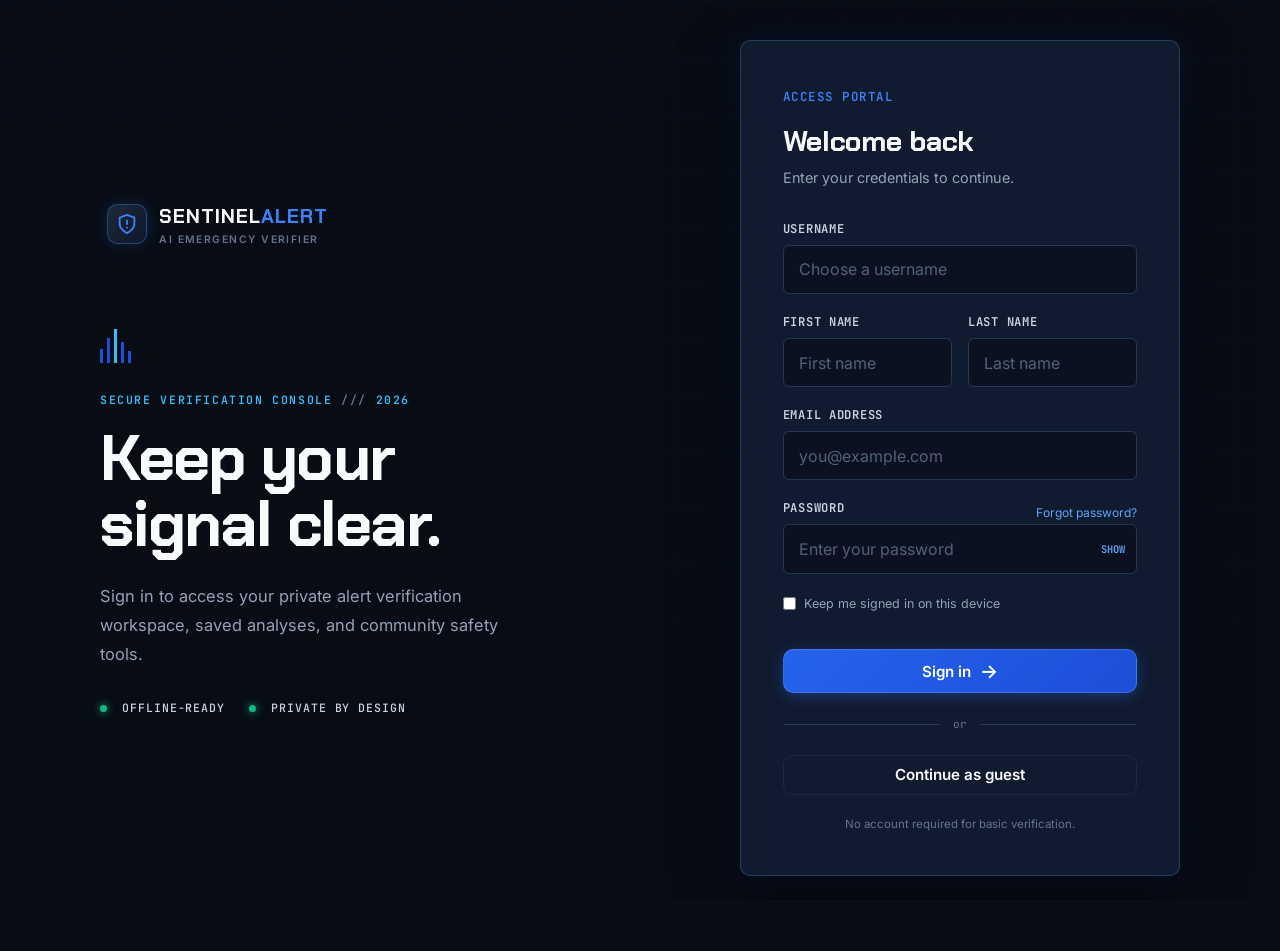
<file: index.html>
<!DOCTYPE html>
<html lang="en" data-theme="dark">
<head>
  <meta charset="UTF-8">
  <meta name="viewport" content="width=device-width, initial-scale=1.0">
  <title>SENTINEL-ALERT // AI Fake Emergency Alert Detector</title>
  <meta name="description" content="User-friendly AI-powered emergency alert verification platform. Instantly check if an emergency message or viral forward is fake, exaggerated, or authentic.">
  <link rel="stylesheet" href="style.css">
  <!-- Google Fonts -->
  <link rel="preconnect" href="https://fonts.googleapis.com">
  <link rel="preconnect" href="https://fonts.gstatic.com" crossorigin>
  <link href="https://fonts.googleapis.com/css2?family=Chakra+Petch:wght@500;600;700&family=Inter:wght@300;400;500;600;700&family=JetBrains+Mono:wght@400;500;600&display=swap" rel="stylesheet">
</head>
<body>

  <!-- AUTHENTICATION GATE -->
  <section class="login-screen" id="login-screen" aria-labelledby="login-title">
    <div class="login-grid-lines" aria-hidden="true"></div>
    <div class="login-shell">
      <div class="login-brand-block">
        <a href="#" class="brand-logo" aria-label="Sentinel Alert">
          <div class="brand-icon">
            <svg viewBox="0 0 24 24" fill="none" stroke="currentColor" stroke-width="2" stroke-linecap="round" stroke-linejoin="round" aria-hidden="true">
              <path d="M12 22s8-4 8-10V5l-8-3-8 3v7c0 6 8 10 8 10z"/>
              <path d="M12 8v4"/>
              <path d="M12 16h.01"/>
            </svg>
            <span class="pulse-ring"></span>
          </div>
          <div class="brand-text">
            <span class="brand-title">SENTINEL<span class="accent-text">ALERT</span></span>
            <span class="brand-subtitle">AI EMERGENCY VERIFIER</span>
          </div>
        </a>
        <div class="login-signal" aria-hidden="true">
          <span class="signal-line"></span>
          <span class="signal-line"></span>
          <span class="signal-line"></span>
          <span class="signal-line"></span>
          <span class="signal-line"></span>
        </div>
        <p class="login-eyebrow">SECURE VERIFICATION CONSOLE <span>///</span> 2026</p>
        <h1 id="login-title">Keep your signal clear.</h1>
        <p class="login-intro">Sign in to access your private alert verification workspace, saved analyses, and community safety tools.</p>
        <div class="login-proof-row">
          <span><b class="status-dot online"></b> Offline-ready</span>
          <span><b class="status-dot online"></b> Private by design</span>
        </div>
      </div>

      <div class="login-card">
        <div class="login-card-heading">
          <span class="section-tag">ACCESS PORTAL</span>
          <h2>Welcome back</h2>
          <p>Enter your credentials to continue.</p>
        </div>
        <form id="login-form" class="login-form" novalidate>
          <div class="login-field">
            <label for="login-username">Username</label>
            <input type="text" id="login-username" autocomplete="username" placeholder="Choose a username" required>
          </div>
          <div class="login-identity-grid">
            <div class="login-field">
              <label for="login-first-name">First name</label>
              <input type="text" id="login-first-name" autocomplete="given-name" placeholder="First name" required>
            </div>
            <div class="login-field">
              <label for="login-last-name">Last name</label>
              <input type="text" id="login-last-name" autocomplete="family-name" placeholder="Last name" required>
            </div>
          </div>
          <div class="login-field">
            <label for="login-email">Email address</label>
            <input type="email" id="login-email" autocomplete="email" placeholder="you@example.com" required>
          </div>
          <div class="login-field">
            <div class="login-label-row">
              <label for="login-password">Password</label>
              <button type="button" class="login-text-btn" id="forgot-password-btn">Forgot password?</button>
            </div>
            <div class="password-input-wrap">
              <input type="password" id="login-password" autocomplete="current-password" placeholder="Enter your password" required minlength="6">
              <button type="button" class="password-toggle" id="password-toggle" aria-label="Show password">SHOW</button>
            </div>
          </div>
          <label class="remember-row"><input type="checkbox" id="remember-login"> <span>Keep me signed in on this device</span></label>
          <p class="login-error" id="login-error" role="alert"></p>
          <button type="submit" class="btn btn-primary login-submit">Sign in <span aria-hidden="true">&rarr;</span></button>
        </form>
        <div class="login-divider"><span>or</span></div>
        <button type="button" class="btn btn-outline login-guest-btn" id="guest-login-btn">Continue as guest</button>
        <p class="login-footnote">No account required for basic verification.</p>
      </div>
    </div>
    <div class="login-footer"><span>© 2026 SENTINEL-ALERT</span><span>CLIENT-SIDE ENCRYPTED SESSION</span></div>
  </section>

  <!-- TOP APP BAR / NAVIGATION -->
  <header class="app-header" id="header">
    <div class="nav-container">
      <a href="#hero" class="brand-logo" aria-label="Sentinel Alert Home">
        <div class="brand-icon">
          <svg viewBox="0 0 24 24" fill="none" stroke="currentColor" stroke-width="2" stroke-linecap="round" stroke-linejoin="round">
            <path d="M12 22s8-4 8-10V5l-8-3-8 3v7c0 6 8 10 8 10z"/>
            <path d="M12 8v4"/>
            <path d="M12 16h.01"/>
          </svg>
          <span class="pulse-ring"></span>
        </div>
        <div class="brand-text">
          <span class="brand-title">SENTINEL<span class="accent-text">ALERT</span></span>
          <span class="brand-subtitle">AI EMERGENCY VERIFIER</span>
        </div>
      </a>

      <nav class="nav-menu" id="nav-menu" aria-label="Main Navigation">
        <ul class="nav-links">
          <li><a href="#hero" class="nav-link active">Home</a></li>
          <li><a href="#detector" class="nav-link">Verify Alert</a></li>
          <li><a href="#how-it-works" class="nav-link">How It Works</a></li>
          <li><a href="#dashboard" class="nav-link">Statistics</a></li>
          <li><a href="#history" class="nav-link">History</a></li>
          <li><a href="#profile" class="nav-link">Profile</a></li>
          <li><a href="#about" class="nav-link">About</a></li>
        </ul>
      </nav>

      <div class="nav-actions">
        <!-- Quick Guide Button -->
        <button id="guide-modal-btn" class="icon-btn" title="Quick User Guide" aria-label="Quick user guide">
          <svg viewBox="0 0 24 24" fill="none" stroke="currentColor" stroke-width="2" stroke-linecap="round" stroke-linejoin="round">
            <circle cx="12" cy="12" r="10"></circle>
            <path d="M9.09 9a3 3 0 0 1 5.83 1c0 2-3 3-3 3"></path>
            <line x1="12" y1="17" x2="12.01" y2="17"></line>
          </svg>
        </button>

        <!-- Theme Toggle Button -->
        <button id="theme-toggle-btn" class="icon-btn" title="Toggle Light/Dark Theme" aria-label="Toggle theme">
          <svg class="sun-icon" viewBox="0 0 24 24" fill="none" stroke="currentColor" stroke-width="2" stroke-linecap="round" stroke-linejoin="round">
            <circle cx="12" cy="12" r="5"></circle>
            <line x1="12" y1="1" x2="12" y2="3"></line>
            <line x1="12" y1="21" x2="12" y2="23"></line>
            <line x1="4.22" y1="4.22" x2="5.64" y2="5.64"></line>
            <line x1="18.36" y1="18.36" x2="19.78" y2="19.78"></line>
            <line x1="1" y1="12" x2="3" y2="12"></line>
            <line x1="21" y1="12" x2="23" y2="12"></line>
            <line x1="4.22" y1="19.78" x2="5.64" y2="18.36"></line>
            <line x1="18.36" y1="5.64" x2="19.78" y2="4.22"></line>
          </svg>
          <svg class="moon-icon" viewBox="0 0 24 24" fill="none" stroke="currentColor" stroke-width="2" stroke-linecap="round" stroke-linejoin="round">
            <path d="M21 12.79A9 9 0 1 1 11.21 3 7 7 0 0 0 21 12.79z"></path>
          </svg>
        </button>

        <!-- API Config Button -->
        <button id="api-modal-btn" class="btn btn-outline-sm" title="Configure AI API or View Status">
          <svg viewBox="0 0 24 24" fill="none" stroke="currentColor" stroke-width="2" class="btn-icon">
            <circle cx="12" cy="12" r="3"></circle>
            <path d="M19.4 15a1.65 1.65 0 0 0 .33 1.82l.06.06a2 2 0 0 1 0 2.83 2 2 0 0 1-2.83 0l-.06-.06a1.65 1.65 0 0 0-1.82-.33 1.65 1.65 0 0 0-1 1.51V21a2 2 0 0 1-2 2 2 2 0 0 1-2-2v-.09A1.65 1.65 0 0 0 9 19.4a1.65 1.65 0 0 0-1.82.33l-.06.06a2 2 0 0 1-2.83 0 2 2 0 0 1 0-2.83l.06-.06a1.65 1.65 0 0 0 .33-1.82 1.65 1.65 0 0 0-1.51-1H3a2 2 0 0 1-2-2 2 2 0 0 1 2-2h.09A1.65 1.65 0 0 0 4.6 9a1.65 1.65 0 0 0-.33-1.82l-.06-.06a2 2 0 0 1 0-2.83 2 2 0 0 1 2.83 0l.06.06a1.65 1.65 0 0 0 1.82.33H9a1.65 1.65 0 0 0 1-1.51V3a2 2 0 0 1 2-2 2 2 0 0 1 2 2v.09a1.65 1.65 0 0 0 1 1.51 1.65 1.65 0 0 0 1.82-.33l.06-.06a2 2 0 0 1 2.83 0 2 2 0 0 1 0 2.83l-.06.06a1.65 1.65 0 0 0-.33 1.82V9a1.65 1.65 0 0 0 1.51 1H21a2 2 0 0 1 2 2 2 2 0 0 1-2 2h-.09a1.65 1.65 0 0 0-1.51 1z"></path>
          </svg>
          <span class="engine-badge" id="engine-status-badge">NLP Engine</span>
        </button>

        <button id="hamburger-btn" class="hamburger-btn" aria-label="Toggle Mobile Menu" aria-expanded="false">
          <span></span>
          <span></span>
          <span></span>
        </button>
      </div>
    </div>
  </header>

  <!-- LIVE GLOBAL STATUS BANNER -->
  <div class="system-status-ticker">
    <div class="ticker-content">
      <span class="ticker-item"><span class="status-dot online"></span> <strong>STATUS:</strong> AI HEURISTICS V2.5 READY</span>
      <span class="ticker-item"><span class="status-dot"></span> <strong>PRIVACY:</strong> 100% PRIVATE • ZERO DATA HARVESTING</span>
      <span class="ticker-item"><span class="status-dot alert"></span> <strong>TIP:</strong> PASTE ANY SUSPICIOUS FORWARD TO CHECK AUTHENTICITY</span>
    </div>
  </div>

  <main>
    <!-- HERO SECTION -->
    <section class="hero-section section-view" id="hero">
      <div class="container hero-container">
        <div class="hero-badge">
          <span class="badge-icon">🛡️</span>
          <span>SMART CITIZEN EMERGENCY VERIFICATION PORTAL</span>
        </div>
        
        <h1 class="hero-title">
          Is That Emergency Alert Real? <br>
          <span class="gradient-text">Verify Before You Panic or Forward.</span>
        </h1>
        
        <p class="hero-description">
          Received an alarming WhatsApp forward, SMS warning, or viral post? Sentinel-Alert analyzes linguistic red flags, unverified authority claims, and fake urgency in seconds to protect you from crisis misinformation.
        </p>

        <div class="hero-cta-group">
          <a href="#detector" class="btn btn-primary btn-lg">
            <svg viewBox="0 0 24 24" fill="none" stroke="currentColor" stroke-width="2" class="btn-icon">
              <path d="M21 21l-6-6m2-5a7 7 0 11-14 0 7 7 0 0114 0z"></path>
            </svg>
            Verify An Alert Now
          </a>
          <button type="button" id="hero-demo-btn" class="btn btn-secondary btn-lg">
            <svg viewBox="0 0 24 24" fill="none" stroke="currentColor" stroke-width="2" class="btn-icon">
              <polygon points="5 3 19 12 5 21 5 3"></polygon>
            </svg>
            Try Instant Demo
          </button>
        </div>

        <!-- Quick Features Grid -->
        <div class="hero-metrics-grid">
          <div class="metric-card">
            <div class="metric-value">1-Click</div>
            <div class="metric-label">Instant Risk Verdict</div>
          </div>
          <div class="metric-card">
            <div class="metric-value">🎤 Voice</div>
            <div class="metric-label">Speech Input & Audio Readout</div>
          </div>
          <div class="metric-card">
            <div class="metric-value">💬 Debunk</div>
            <div class="metric-label">WhatsApp Family Reply Generator</div>
          </div>
          <div class="metric-card">
            <div class="metric-value">100% Free</div>
            <div class="metric-label">Private & Works Offline</div>
          </div>
        </div>
      </div>
    </section>

    <!-- ALERT DETECTOR SECTION (MAIN APPLICATION INTERFACE) -->
    <section class="detector-section section-view" id="detector">
      <div class="container">
        
        <div class="section-header">
          <div class="section-tag">EASY EMERGENCY DETECTOR</div>
          <h2 class="section-title">Paste & Verify Alert Message</h2>
          <p class="section-subtitle">Simply paste your message or choose one of our demonstration examples below.</p>
        </div>

        <!-- PRESET SAMPLES BAR -->
        <div class="samples-preset-container">
          <div class="samples-header">
            <span class="samples-title">
              <svg viewBox="0 0 24 24" fill="none" stroke="currentColor" stroke-width="2" class="icon-sm">
                <path d="M14 2H6a2 2 0 0 0-2 2v16a2 2 0 0 0 2 2h12a2 2 0 0 0 2-2V8z"></path>
                <polyline points="14 2 14 8 20 8"></polyline>
                <line x1="16" y1="13" x2="8" y2="13"></line>
                <line x1="16" y1="17" x2="8" y2="17"></line>
                <polyline points="10 9 9 9 8 9"></polyline>
              </svg>
              Quick Demonstration Examples (Click to Test):
            </span>
            <span class="demo-notice">1-click instant test</span>
          </div>
          
          <div class="sample-chips-grid">
            <button type="button" class="sample-chip" data-sample="1">
              <span class="chip-dot red"></span>
              <span class="chip-text">Sample 1: Earthquake Rumor</span>
              <span class="chip-tag red">High Risk</span>
            </button>
            <button type="button" class="sample-chip" data-sample="2">
              <span class="chip-dot red"></span>
              <span class="chip-text">Sample 2: Mobile Network Shutdown</span>
              <span class="chip-tag orange">Suspicious</span>
            </button>
            <button type="button" class="sample-chip" data-sample="3">
              <span class="chip-dot yellow"></span>
              <span class="chip-text">Sample 3: Rainfall Advisory</span>
              <span class="chip-tag yellow">Needs Verification</span>
            </button>
            <button type="button" class="sample-chip" data-sample="4">
              <span class="chip-dot green"></span>
              <span class="chip-text">Sample 4: Official Flood Warning</span>
              <span class="chip-tag green">Trustworthy</span>
            </button>
            <button type="button" class="sample-chip" data-sample="5">
              <span class="chip-dot red"></span>
              <span class="chip-text">Sample 5: Viral Attack Hoax</span>
              <span class="chip-tag red">Critical Risk</span>
            </button>
          </div>
        </div>

        <!-- MAIN DETECTOR FORM CARD -->
        <div class="detector-card card">
          <form id="detector-form" novalidate>
            
            <div class="form-group">
              <div class="form-label-row">
                <label for="alert-text" class="form-label">
                  <span class="required-star">*</span> Emergency Alert Text / Forwarded Message:
                </label>
                <div class="char-count-wrapper">
                  <span id="char-count">0</span> / <span id="char-max">2000</span> chars
                </div>
              </div>

              <div class="textarea-wrapper">
                <textarea 
                  id="alert-text" 
                  name="alertText" 
                  rows="6" 
                  placeholder="Paste or type the emergency message here... (e.g., 'URGENT!!! Massive earthquake will definitely hit Chennai tonight at 10 PM. Government has confirmed this. Forward this message to everyone immediately!!!')"
                  required
                ></textarea>

                <div class="textarea-quick-actions">
                  <!-- Voice Speech-to-Text Button -->
                  <button type="button" id="voice-input-btn" class="quick-action-btn voice-btn" title="Speak / Dictate Message">
                    <svg viewBox="0 0 24 24" fill="none" stroke="currentColor" stroke-width="2">
                      <path d="M12 1a3 3 0 0 0-3 3v8a3 3 0 0 0 6 0V4a3 3 0 0 0-3-3z"></path>
                      <path d="M19 10v2a7 7 0 0 1-14 0v-2"></path>
                      <line x1="12" y1="19" x2="12" y2="23"></line>
                      <line x1="8" y1="23" x2="16" y2="23"></line>
                    </svg>
                    <span id="voice-btn-label">Dictate</span>
                  </button>

                  <button type="button" id="paste-btn" class="quick-action-btn" title="Paste from Clipboard">
                    <svg viewBox="0 0 24 24" fill="none" stroke="currentColor" stroke-width="2">
                      <path d="M16 4h2a2 2 0 0 1 2 2v14a2 2 0 0 1-2 2H6a2 2 0 0 1-2-2V6a2 2 0 0 1 2-2h2"></path>
                      <rect x="8" y="2" width="8" height="4" rx="1" ry="1"></rect>
                    </svg>
                    Paste
                  </button>
                  <button type="button" id="clear-input-btn" class="quick-action-btn" title="Clear text">
                    <svg viewBox="0 0 24 24" fill="none" stroke="currentColor" stroke-width="2">
                      <line x1="18" y1="6" x2="6" y2="18"></line>
                      <line x1="6" y1="6" x2="18" y2="18"></line>
                    </svg>
                    Clear
                  </button>
                </div>
              </div>
              <div id="validation-error" class="validation-msg hidden" role="alert"></div>
            </div>

            <!-- OPTIONAL METADATA FIELDS (Expandable Grid) -->
            <div class="metadata-accordion">
              <button type="button" class="metadata-toggle-btn" id="metadata-toggle" aria-expanded="false">
                <svg viewBox="0 0 24 24" fill="none" stroke="currentColor" stroke-width="2" class="toggle-icon">
                  <polyline points="6 9 12 15 18 9"></polyline>
                </svg>
                <span>Optional Details (Source, Location, Time)</span>
              </button>

              <div class="metadata-fields-grid" id="metadata-fields">
                <div class="form-group-sm">
                  <label for="alert-source" class="form-label-sm">Where did you see this?</label>
                  <input type="text" id="alert-source" placeholder="e.g. WhatsApp Family Group, Twitter/X, SMS">
                </div>
                <div class="form-group-sm">
                  <label for="alert-location" class="form-label-sm">Location / City Mentioned</label>
                  <input type="text" id="alert-location" placeholder="e.g. Chennai, Mumbai, California, Tokyo">
                </div>
                <div class="form-group-sm">
                  <label for="alert-time" class="form-label-sm">Date / Time Stated</label>
                  <input type="text" id="alert-time" placeholder="e.g. Tonight 10 PM, Tomorrow morning">
                </div>
              </div>
            </div>

            <!-- ACTION BUTTONS ROW -->
            <div class="form-actions-row">
              <button type="submit" id="analyze-btn" class="btn btn-primary btn-xl">
                <span class="btn-spinner hidden" id="analyze-spinner"></span>
                <svg viewBox="0 0 24 24" fill="none" stroke="currentColor" stroke-width="2" class="btn-icon">
                  <polygon points="13 2 3 14 12 14 11 22 21 10 12 10 13 2"></polygon>
                </svg>
                <span id="analyze-btn-text">Analyze Emergency Alert</span>
              </button>

              <button type="button" id="reset-all-btn" class="btn btn-outline">
                <svg viewBox="0 0 24 24" fill="none" stroke="currentColor" stroke-width="2" class="btn-icon">
                  <path d="M3 12a9 9 0 1 0 9-9 9.75 9.75 0 0 0-6.74 2.74L3 8"></path>
                  <path d="M3 3v5h5"></path>
                </svg>
                Reset
              </button>
            </div>

          </form>
        </div>

        <!-- RESULTS DASHBOARD (RENDERED DYNAMICALLY) -->
        <div id="results-container" class="results-container hidden" aria-live="polite">
          
          <!-- RESULT HEADER BANNER -->
          <div class="result-banner" id="result-banner">
            <div class="banner-badge-wrapper">
              <span class="risk-badge" id="risk-badge">HIGHLY SUSPICIOUS</span>
              <span class="classification-pill" id="classification-pill">CRITICAL RISK</span>
            </div>
            
            <div class="banner-actions-right">
              <!-- Audio Readout Button -->
              <button type="button" id="listen-verdict-btn" class="btn btn-outline-sm" title="Listen to Verdict">
                <svg viewBox="0 0 24 24" fill="none" stroke="currentColor" stroke-width="2" class="btn-icon">
                  <polygon points="11 5 6 9 2 9 2 15 6 15 11 19 11 5"></polygon>
                  <path d="M19.07 4.93a10 10 0 0 1 0 14.14M15.54 8.46a5 5 0 0 1 0 7.07"></path>
                </svg>
                <span id="listen-btn-text">Listen</span>
              </button>
              
              <div class="banner-meta">
                <span id="result-timestamp">Analyzed just now</span>
                <span class="meta-separator">•</span>
                <span id="result-id">ID: #SA-000000</span>
              </div>
            </div>
          </div>

          <!-- USER-FRIENDLY QUICK VERDICT CALLOUT -->
          <div class="quick-verdict-box" id="quick-verdict-box">
            <div class="verdict-icon-big" id="verdict-icon-big">🛑</div>
            <div class="verdict-text-group">
              <h3 class="verdict-headline" id="verdict-headline">Do Not Forward — Likely Hoax or Panic Rumor</h3>
              <p class="verdict-subtext" id="verdict-subtext">This message exhibits classic viral panic markers. Real emergencies are broadcast through verified news networks, not anonymous chain messages.</p>
            </div>
            <button type="button" id="whatsapp-debunk-btn" class="btn btn-whatsapp">
              <svg viewBox="0 0 24 24" fill="none" stroke="currentColor" stroke-width="2" class="btn-icon">
                <path d="M21 11.5a8.38 8.38 0 0 1-.9 3.8 8.5 8.5 0 0 1-7.6 4.7 8.38 8.38 0 0 1-3.8-.9L3 21l1.9-5.7a8.38 8.38 0 0 1-.9-3.8 8.5 8.5 0 0 1 4.7-7.6 8.38 8.38 0 0 1 3.8-.9h.5a8.48 8.48 0 0 1 8 8v.5z"></path>
              </svg>
              Copy WhatsApp Debunk Reply
            </button>
          </div>

          <!-- EXECUTIVE SUMMARY METRICS GRID -->
          <div class="results-metrics-grid">
            
            <!-- Circular Gauge Card -->
            <div class="card metric-box gauge-box">
              <h3 class="card-title-sm">Risk Assessment Score</h3>
              <div class="gauge-wrapper">
                <svg class="circular-gauge" viewBox="0 0 120 120">
                  <circle class="gauge-bg" cx="60" cy="60" r="52"></circle>
                  <circle class="gauge-fill" id="gauge-fill" cx="60" cy="60" r="52" stroke-dasharray="326.72" stroke-dashoffset="326.72"></circle>
                </svg>
                <div class="gauge-center-text">
                  <span class="gauge-score" id="gauge-score-value">0</span>
                  <span class="gauge-max">/ 100</span>
                </div>
              </div>
              <div class="gauge-status-label" id="gauge-status-text">Calculating...</div>
            </div>

            <!-- Confidence Metric Card -->
            <div class="card metric-box">
              <h3 class="card-title-sm">AI Confidence Rating</h3>
              <div class="confidence-display">
                <div class="confidence-circle">
                  <span class="confidence-number" id="confidence-value">0%</span>
                </div>
                <div class="confidence-details">
                  <p class="confidence-text" id="confidence-desc">High signal convergence based on linguistic patterns.</p>
                  <div class="mini-bar-track">
                    <div class="mini-bar-fill" id="confidence-bar" style="width: 0%;"></div>
                  </div>
                </div>
              </div>
            </div>

            <!-- Threat Triggers Summary Card -->
            <div class="card metric-box">
              <h3 class="card-title-sm">Suspicious Vectors Flagged</h3>
              <div class="threat-count-display">
                <span class="big-number" id="flagged-triggers-count">0</span>
                <span class="count-subtext">of 6 threat vectors detected</span>
              </div>
              <div class="triggers-tags-list" id="triggers-tags-list">
                <!-- Injected via JS -->
              </div>
            </div>

            <!-- Primary Recommended Action Card -->
            <div class="card metric-box action-recommended-box">
              <h3 class="card-title-sm">Recommended Action</h3>
              <div class="action-status-icon" id="action-icon">⚠️</div>
              <h4 class="action-heading" id="action-heading">Do Not Forward</h4>
              <p class="action-body" id="action-body">This message exhibits high indicators of misinformation. Cross-reference with verified emergency channels before acting.</p>
            </div>

          </div>

          <!-- INTERACTIVE ANNOTATED MESSAGE VIEWER -->
          <div class="card annotated-message-card">
            <div class="card-header-flex">
              <div>
                <h3 class="card-title">
                  <svg viewBox="0 0 24 24" fill="none" stroke="currentColor" stroke-width="2" class="icon-sm">
                    <path d="M2 3h6a4 4 0 0 1 4 4v14a3 3 0 0 0-3-3H2z"></path>
                    <path d="M22 3h-6a4 4 0 0 0-4 4v14a3 3 0 0 1 3-3h7z"></path>
                  </svg>
                  Interactive Message Highlighter
                </h3>
                <p class="card-subtitle">Detected suspicious phrases are color-coded. Hover or tap any highlighted segment to see why it was flagged.</p>
              </div>
              <div class="highlight-legend">
                <span class="legend-item"><span class="legend-dot urgency"></span> Urgency</span>
                <span class="legend-item"><span class="legend-dot fear"></span> Fear / Disaster</span>
                <span class="legend-item"><span class="legend-dot authority"></span> Unverified Authority</span>
                <span class="legend-item"><span class="legend-dot forwarding"></span> Virality / Chain</span>
                <span class="legend-item"><span class="legend-dot format"></span> Formatting</span>
              </div>
            </div>
            
            <div class="highlighted-text-box" id="highlighted-text-display">
              <!-- Rendered with dynamic span markers -->
            </div>
          </div>

          <!-- EXPLAINABLE AI SECTION ("WHY WAS THIS ALERT FLAGGED?") -->
          <div class="card xai-card">
            <div class="card-header-flex">
              <div>
                <h3 class="card-title">
                  <svg viewBox="0 0 24 24" fill="none" stroke="currentColor" stroke-width="2" class="icon-sm">
                    <circle cx="12" cy="12" r="10"></circle>
                    <line x1="12" y1="16" x2="12" y2="12"></line>
                    <line x1="12" y1="8" x2="12.01" y2="8"></line>
                  </svg>
                  Why was this alert flagged? (Explainable AI Rationale)
                </h3>
                <p class="card-subtitle">Detailed breakdown of linguistic, structural, and social manipulation signals detected in the alert.</p>
              </div>
            </div>

            <!-- Vector Breakdown Bars Grid -->
            <div class="vectors-breakdown-grid" id="vectors-breakdown-grid">
              <!-- Injected by JS with sub-scores -->
            </div>

            <!-- Detailed Rationale Items List -->
            <div class="rationale-details-container">
              <h4 class="subheading">Detected Risk Indicators & Diagnostic Findings:</h4>
              <ul class="rationale-list" id="rationale-list">
                <!-- Injected via JS -->
              </ul>
            </div>
          </div>

          <!-- EMERGENCY SAFETY PROTOCOL MODE (Context-Aware Safety Guidance) -->
          <div class="emergency-safety-banner" id="emergency-safety-banner">
            <div class="safety-banner-header">
              <div class="safety-icon-pulse">🚨</div>
              <div>
                <h3 class="safety-banner-title" id="safety-category-title">Emergency Protocol & Safety Notice</h3>
                <p class="safety-banner-subtitle">Official Life-Safety Guidance</p>
              </div>
            </div>
            <div class="safety-banner-body">
              <p class="safety-disclaimer-strong">
                <strong>CRITICAL SAFETY DIRECTIVE:</strong> Do not rely solely on this detector during a real physical emergency. Always obey instructions from local first responders, civil defense authorities, and emergency broadcast networks.
              </p>
              <div class="safety-guidelines-box" id="safety-guidelines-box">
                <!-- Injected via JS depending on disaster type -->
              </div>
            </div>
          </div>

          <!-- VERIFICATION ASSISTANT SECTION -->
          <div class="card verification-card">
            <div class="card-header-flex">
              <div>
                <h3 class="card-title">
                  <svg viewBox="0 0 24 24" fill="none" stroke="currentColor" stroke-width="2" class="icon-sm">
                    <path d="M9 11l3 3L22 4"></path>
                    <path d="M21 12v7a2 2 0 0 1-2 2H5a2 2 0 0 1-2-2V5a2 2 0 0 1 2-2h11"></path>
                  </svg>
                  Actionable Verification Checklist
                </h3>
                <p class="card-subtitle">Follow these standard investigative steps before sharing or taking drastic action based on this alert.</p>
              </div>
              <button type="button" id="open-resources-modal-btn" class="btn btn-outline-sm">
                <svg viewBox="0 0 24 24" fill="none" stroke="currentColor" stroke-width="2" class="btn-icon">
                  <path d="M18 13v6a2 2 0 0 1-2 2H5a2 2 0 0 1-2-2V8a2 2 0 0 1 2-2h6"></path>
                  <polyline points="15 3 21 3 21 9"></polyline>
                  <line x1="10" y1="14" x2="21" y2="3"></line>
                </svg>
                Open Official Resources Directory
              </button>
            </div>

            <div class="verification-checklist-grid" id="verification-checklist">
              <label class="checklist-item">
                <input type="checkbox" checked disabled>
                <div class="checklist-content">
                  <strong>1. Check Official Government & Disaster Portals</strong>
                  <span>Verify whether state disaster management (NDMA, FEMA, USGS, IMD) has published a matching bulletin.</span>
                </div>
              </label>
              <label class="checklist-item">
                <input type="checkbox" checked disabled>
                <div class="checklist-content">
                  <strong>2. Inspect the Original Source Link</strong>
                  <span>Look for official `.gov`, `.mil`, or authenticated public broadcaster domains rather than raw text or shortened links.</span>
                </div>
              </label>
              <label class="checklist-item">
                <input type="checkbox" checked disabled>
                <div class="checklist-content">
                  <strong>3. Cross-Check with Major Verified News Outlets</strong>
                  <span>Large-scale emergencies (earthquakes, cyclones, lockdowns) are immediately covered across major live news channels.</span>
                </div>
              </label>
              <label class="checklist-item">
                <input type="checkbox" checked disabled>
                <div class="checklist-content">
                  <strong>4. Check Official Police & Municipal Social Handles</strong>
                  <span>Local police commissioners and city administrations frequently debunk viral hoax warnings in real time.</span>
                </div>
              </label>
              <label class="checklist-item">
                <input type="checkbox" checked disabled>
                <div class="checklist-content">
                  <strong>5. Halt Forwarding Chains</strong>
                  <span>Never forward alarming unverified emergency claims to family groups or public channels without confirmation.</span>
                </div>
              </label>
              <label class="checklist-item">
                <input type="checkbox" checked disabled>
                <div class="checklist-content">
                  <strong>6. Look for Temporal & Spatial Specifics</strong>
                  <span>Genuine warnings contain exact coordinates, designated relief centers, and authenticated bulletin reference IDs.</span>
                </div>
              </label>
            </div>

            <!-- REPORT EXPORT ACTIONS -->
            <div class="report-actions-footer">
              <button type="button" id="copy-summary-btn" class="btn btn-outline">
                <svg viewBox="0 0 24 24" fill="none" stroke="currentColor" stroke-width="2" class="btn-icon">
                  <rect x="9" y="9" width="13" height="13" rx="2" ry="2"></rect>
                  <path d="M5 15H4a2 2 0 0 1-2-2V4a2 2 0 0 1 2-2h9a2 2 0 0 1 2 2v1"></path>
                </svg>
                Copy Full Report
              </button>
              <button type="button" id="print-report-btn" class="btn btn-outline">
                <svg viewBox="0 0 24 24" fill="none" stroke="currentColor" stroke-width="2" class="btn-icon">
                  <polyline points="6 9 6 2 18 2 18 9"></polyline>
                  <path d="M6 18H4a2 2 0 0 1-2-2v-5a2 2 0 0 1 2-2h16a2 2 0 0 1 2 2v5a2 2 0 0 1-2 2h-2"></path>
                  <rect x="6" y="14" width="12" height="8"></rect>
                </svg>
                Print / Save PDF
              </button>
            </div>

          </div>

        </div>

      </div>
    </section>

    <!-- HOW IT WORKS SECTION (VISUAL PIPELINE FLOW) -->
    <section class="how-it-works-section section-view" id="how-it-works">
      <div class="container">
        
        <div class="section-header">
          <div class="section-tag">METHODOLOGY & PIPELINE</div>
          <h2 class="section-title">How the AI Detection Engine Works</h2>
          <p class="section-subtitle">A multi-layered heuristic and natural language processing pipeline designed specifically for crisis communication analysis.</p>
        </div>

        <div class="pipeline-flow-container">
          
          <div class="pipeline-step">
            <div class="step-number">01</div>
            <div class="step-icon">
              <svg viewBox="0 0 24 24" fill="none" stroke="currentColor" stroke-width="2">
                <path d="M14 2H6a2 2 0 0 0-2 2v16a2 2 0 0 0 2 2h12a2 2 0 0 0 2-2V8z"></path>
                <polyline points="14 2 14 8 20 8"></polyline>
              </svg>
            </div>
            <h3 class="step-title">Text Input & Tokenization</h3>
            <p class="step-desc">Normalizes unicode strings, parses sentence boundaries, extracts URL domains, and handles casing ratios.</p>
          </div>

          <div class="pipeline-connector">
            <svg viewBox="0 0 24 24" fill="none" stroke="currentColor" stroke-width="2"><polyline points="9 18 15 12 9 6"></polyline></svg>
          </div>

          <div class="pipeline-step">
            <div class="step-number">02</div>
            <div class="step-icon">
              <svg viewBox="0 0 24 24" fill="none" stroke="currentColor" stroke-width="2">
                <circle cx="11" cy="11" r="8"></circle>
                <line x1="21" y1="21" x2="16.65" y2="16.65"></line>
              </svg>
            </div>
            <h3 class="step-title">Multi-Vector Pattern Scan</h3>
            <p class="step-desc">Evaluates 6 threat vectors: Urgency spikes, Fear triggers, Unverified authority attribution, Absolutism, Chain virality, and Formatting.</p>
          </div>

          <div class="pipeline-connector">
            <svg viewBox="0 0 24 24" fill="none" stroke="currentColor" stroke-width="2"><polyline points="9 18 15 12 9 6"></polyline></svg>
          </div>

          <div class="pipeline-step">
            <div class="step-number">03</div>
            <div class="step-icon">
              <svg viewBox="0 0 24 24" fill="none" stroke="currentColor" stroke-width="2">
                <path d="M18 20V10"></path>
                <path d="M12 20V4"></path>
                <path d="M6 20v-6"></path>
              </svg>
            </div>
            <h3 class="step-title">Risk Scoring Matrix</h3>
            <p class="step-desc">Applies normalized weighted algorithms with credibility mitigation adjustments to compute a 0–100 risk score and confidence metric.</p>
          </div>

          <div class="pipeline-connector">
            <svg viewBox="0 0 24 24" fill="none" stroke="currentColor" stroke-width="2"><polyline points="9 18 15 12 9 6"></polyline></svg>
          </div>

          <div class="pipeline-step">
            <div class="step-number">04</div>
            <div class="step-icon">
              <svg viewBox="0 0 24 24" fill="none" stroke="currentColor" stroke-width="2">
                <polygon points="12 2 15.09 8.26 22 9.27 17 14.14 18.18 21.02 12 17.77 5.82 21.02 7 14.14 2 9.27 8.91 8.26 12 2"></polygon>
              </svg>
            </div>
            <h3 class="step-title">Explainable Rationale & Advice</h3>
            <p class="step-desc">Generates human-readable forensic explanations, visual highlighted message tokens, emergency safety guidance, and verification checklists.</p>
          </div>

        </div>

      </div>
    </section>

    <!-- STATISTICS & ANALYTICS DASHBOARD -->
    <section class="dashboard-section section-view" id="dashboard">
      <div class="container">
        
        <div class="section-header">
          <div class="section-tag">REAL-TIME ANALYTICS</div>
          <h2 class="section-title">Telemetry & Incident Statistics</h2>
          <p class="section-subtitle">Aggregated metrics computed dynamically from your local analysis history. No cloud logging or external telemetry required.</p>
        </div>

        <div class="stats-overview-grid">
          <div class="card stat-counter-card">
            <div class="stat-icon-wrapper blue">
              <svg viewBox="0 0 24 24" fill="none" stroke="currentColor" stroke-width="2">
                <path d="M14 2H6a2 2 0 0 0-2 2v16a2 2 0 0 0 2 2h12a2 2 0 0 0 2-2V8z"></path>
                <polyline points="14 2 14 8 20 8"></polyline>
              </svg>
            </div>
            <div class="stat-info">
              <div class="stat-number" id="stats-total-scans">0</div>
              <div class="stat-title">Total Alerts Analyzed</div>
            </div>
          </div>

          <div class="card stat-counter-card">
            <div class="stat-icon-wrapper red">
              <svg viewBox="0 0 24 24" fill="none" stroke="currentColor" stroke-width="2">
                <polygon points="7.86 2 16.14 2 22 7.86 22 16.14 16.14 22 7.86 22 2 16.14 2 7.86 7.86 2"></polygon>
                <line x1="12" y1="8" x2="12" y2="12"></line>
                <line x1="12" y1="16" x2="12.01" y2="16"></line>
              </svg>
            </div>
            <div class="stat-info">
              <div class="stat-number" id="stats-critical-count">0</div>
              <div class="stat-title">Critical Risk Alerts</div>
            </div>
          </div>

          <div class="card stat-counter-card">
            <div class="stat-icon-wrapper orange">
              <svg viewBox="0 0 24 24" fill="none" stroke="currentColor" stroke-width="2">
                <path d="M10.29 3.86L1.82 18a2 2 0 0 0 1.71 3h16.94a2 2 0 0 0 1.71-3L13.71 3.86a2 2 0 0 0-3.42 0z"></path>
                <line x1="12" y1="9" x2="12" y2="13"></line>
                <line x1="12" y1="17" x2="12.01" y2="17"></line>
              </svg>
            </div>
            <div class="stat-info">
              <div class="stat-number" id="stats-high-count">0</div>
              <div class="stat-title">High / Suspicious Alerts</div>
            </div>
          </div>

          <div class="card stat-counter-card">
            <div class="stat-icon-wrapper green">
              <svg viewBox="0 0 24 24" fill="none" stroke="currentColor" stroke-width="2">
                <path d="M22 11.08V12a10 10 0 1 1-5.93-9.14"></path>
                <polyline points="22 4 12 14.01 9 11.01"></polyline>
              </svg>
            </div>
            <div class="stat-info">
              <div class="stat-number" id="stats-low-count">0</div>
              <div class="stat-title">Trustworthy / Low Risk</div>
            </div>
          </div>
        </div>

        <!-- CHARTS GRID (Pure CSS & SVG) -->
        <div class="dashboard-charts-grid">
          
          <!-- Risk Distribution Donut Chart -->
          <div class="card chart-card">
            <div class="card-header-flex">
              <h3 class="card-title">Risk Level Classification Distribution</h3>
            </div>
            <div class="donut-chart-container">
              <div class="svg-donut-wrapper">
                <svg class="donut-svg" viewBox="0 0 100 100" id="distribution-donut-svg">
                  <circle cx="50" cy="50" r="38" class="donut-base"></circle>
                </svg>
                <div class="donut-center-info">
                  <span class="donut-center-number" id="donut-avg-score">0</span>
                  <span class="donut-center-label">Avg Risk Score</span>
                </div>
              </div>

              <div class="donut-legend" id="donut-legend">
                <div class="legend-row"><span class="legend-box critical"></span> Critical (81–100): <strong id="legend-crit-pct">0%</strong></div>
                <div class="legend-row"><span class="legend-box high"></span> High (61–80): <strong id="legend-high-pct">0%</strong></div>
                <div class="legend-row"><span class="legend-box medium"></span> Medium (31–60): <strong id="legend-med-pct">0%</strong></div>
                <div class="legend-row"><span class="legend-box low"></span> Low (0–30): <strong id="legend-low-pct">0%</strong></div>
              </div>
            </div>
          </div>

          <!-- Top Detected Threat Patterns Bar Chart -->
          <div class="card chart-card">
            <div class="card-header-flex">
              <h3 class="card-title">Most Prevalent Threat Patterns</h3>
            </div>
            <div class="patterns-bar-chart" id="patterns-bar-chart">
              <!-- Dynamically populated via script.js -->
            </div>
          </div>

        </div>

      </div>
    </section>

    <!-- LOCAL ANALYSIS HISTORY SECTION -->
    <section class="history-section section-view" id="history">
      <div class="container">
        
        <div class="section-header-flex">
          <div>
            <div class="section-tag">LOCAL DATA VAULT</div>
            <h2 class="section-title">Analysis History</h2>
            <p class="section-subtitle">Locally preserved scan logs stored securely in your browser's private localStorage.</p>
          </div>
          <div class="history-controls-row">
            <button type="button" id="export-history-btn" class="btn btn-outline-sm">
              <svg viewBox="0 0 24 24" fill="none" stroke="currentColor" stroke-width="2" class="btn-icon">
                <path d="M21 15v4a2 2 0 0 1-2 2H5a2 2 0 0 1-2-2v-4"></path>
                <polyline points="7 10 12 15 17 10"></polyline>
                <line x1="12" y1="15" x2="12" y2="3"></line>
              </svg>
              Export JSON
            </button>
            <button type="button" id="clear-all-history-btn" class="btn btn-danger-sm">
              <svg viewBox="0 0 24 24" fill="none" stroke="currentColor" stroke-width="2" class="btn-icon">
                <polyline points="3 6 5 6 21 6"></polyline>
                <path d="M19 6v14a2 2 0 0 1-2 2H7a2 2 0 0 1-2-2V6m3 0V4a2 2 0 0 1 2-2h4a2 2 0 0 1 2 2v2"></path>
              </svg>
              Clear All Logs
            </button>
          </div>
        </div>

        <div class="card history-card">
          
          <!-- History Filters -->
          <div class="history-filter-bar">
            <div class="search-input-wrapper">
              <svg viewBox="0 0 24 24" fill="none" stroke="currentColor" stroke-width="2" class="search-icon">
                <circle cx="11" cy="11" r="8"></circle>
                <line x1="21" y1="21" x2="16.65" y2="16.65"></line>
              </svg>
              <input type="text" id="history-search-input" placeholder="Search saved alert text, source, or classification...">
            </div>
            <div class="filter-select-wrapper">
              <select id="history-risk-filter">
                <option value="all">All Risk Levels</option>
                <option value="critical">Critical Risk (81-100)</option>
                <option value="high">High Risk (61-80)</option>
                <option value="medium">Medium Risk (31-60)</option>
                <option value="low">Low Risk (0-30)</option>
              </select>
            </div>
          </div>

          <!-- History Table / Cards -->
          <div class="history-table-wrapper">
            <table class="history-table" id="history-table">
              <thead>
                <tr>
                  <th>Timestamp</th>
                  <th>Alert Snippet</th>
                  <th>Risk Score</th>
                  <th>Classification</th>
                  <th>Triggers</th>
                  <th class="actions-col">Actions</th>
                </tr>
              </thead>
              <tbody id="history-tbody">
                <!-- Dynamically rendered via script.js -->
              </tbody>
            </table>

            <div class="empty-history-state" id="empty-history-state">
              <div class="empty-icon">📭</div>
              <h4>No History Records Found</h4>
              <p>Analyze an emergency alert or load sample presets above to record forensic scans.</p>
            </div>
          </div>

        </div>

      </div>
    </section>

    <!-- PROFILE SECTION -->
    <section class="profile-section section-view" id="profile">
      <div class="container">
        <div class="section-header">
          <div class="section-tag">PERSONAL COMMAND CENTER</div>
          <h2 class="section-title">Your Sentinel Profile</h2>
          <p class="section-subtitle">Manage your verification identity and review your private safety activity.</p>
        </div>
        <div class="profile-layout">
          <aside class="card profile-identity">
            <div class="profile-avatar" id="profile-avatar">AS</div>
            <h3 class="profile-name" id="profile-display-name">Alert Sentinel</h3>
            <p class="profile-email" id="profile-display-email">sentinel@example.com</p>
            <p class="profile-region" id="profile-display-region">Region not set</p>
            <span class="profile-status"><span class="status-dot online"></span> Session protected</span>
            <div class="profile-mini-stats">
              <div class="profile-mini-stat"><strong id="profile-scan-count">0</strong><span>Scans</span></div>
              <div class="profile-mini-stat"><strong id="profile-history-count">0</strong><span>Saved</span></div>
              <div class="profile-mini-stat"><strong>100%</strong><span>Private</span></div>
            </div>
            <div class="profile-security">
              <h4><span class="status-dot online"></span> Local vault active</h4>
              <p>Your profile and analysis history remain in this browser. Nothing is sent to a server.</p>
            </div>
          </aside>
          <div class="card profile-details">
            <div class="profile-card-heading">
              <div><h3>Profile details</h3><p>Keep your workspace identity up to date.</p></div>
              <span class="profile-edit-tag">Editable locally</span>
            </div>
            <form id="profile-form" novalidate>
              <div class="profile-form-grid">
                <div class="form-group"><label class="form-label" for="profile-username-input">Username</label><input id="profile-username-input" type="text" value="" autocomplete="username" required></div>
                <div class="form-group"><label class="form-label" for="profile-name-input">Display name</label><input id="profile-name-input" type="text" value="" autocomplete="name" required></div>
                <div class="form-group"><label class="form-label" for="profile-first-name-input">First name</label><input id="profile-first-name-input" type="text" value="" autocomplete="given-name" required></div>
                <div class="form-group"><label class="form-label" for="profile-last-name-input">Last name</label><input id="profile-last-name-input" type="text" value="" autocomplete="family-name" required></div>
                <div class="form-group"><label class="form-label" for="profile-email-input">Email address</label><input id="profile-email-input" type="email" value="" required></div>
                <div class="form-group"><label class="form-label" for="profile-location-input">Location or region</label><input id="profile-location-input" type="text" placeholder="e.g. Chennai, India"></div>
              </div>
              <div class="profile-form-actions"><span class="profile-save-message" id="profile-save-message" aria-live="polite"></span><button type="submit" class="btn btn-primary">Save profile</button></div>
            </form>
            <div class="profile-quick-actions">
              <a href="#detector" class="btn btn-outline-sm">Verify an alert</a>
              <a href="#history" class="btn btn-outline-sm">View history</a>
            </div>
            <div class="profile-security"><h4>Account access</h4><p>Signed in for this browser session. Sign out to return to the secure access portal.</p><button type="button" class="btn btn-outline-sm" id="profile-signout-btn">Sign out</button></div>
          </div>
        </div>
      </div>
    </section>

    <!-- ABOUT & METHODOLOGY SECTION -->
    <section class="about-section section-view" id="about">
      <div class="container">
        
        <div class="section-header">
          <div class="section-tag">PROJECT MISSION & GOVERNANCE</div>
          <h2 class="section-title">About the Sentinel-Alert Platform</h2>
          <p class="section-subtitle">Engineered to combat the dangerous viral spread of synthetic, spoofed, and panic-inducing crisis rumors.</p>
        </div>

        <div class="about-grid">
          
          <div class="card about-card">
            <div class="about-icon-header">🎯 Objective & Problem Statement</div>
            <p class="about-text">
              During natural catastrophes and security events, unverified rumors spread 6x faster than official warnings. Panic-driven forwarding leads to stampedes, resource misallocation, and public distress. Sentinel-Alert acts as a front-line decision-support barrier to help citizens and monitors evaluate emergency claims critically before acting or amplifying.
            </p>
          </div>

          <div class="card about-card">
            <div class="about-icon-header">🧠 Heuristic & Linguistic Engine</div>
            <p class="about-text">
              Built on a forensic linguistic architecture that scrutinizes emotional temperature, cognitive manipulation, missing institutional citations, and structural anomalies. The platform operates 100% offline in client memory without sending sensitive user inputs to third parties unless explicitly configured.
            </p>
          </div>

          <div class="card about-card">
            <div class="about-icon-header">🛡️ Decision Support Boundary</div>
            <p class="about-text">
              This system does NOT replace civil defense commands or state meteorological agencies. It assigns probabilistic risk scores to textual artifacts to counter social engineering and disinformation patterns.
            </p>
          </div>

        </div>

        <!-- IMPORTANT SAFETY DISCLAIMER CALLOUT -->
        <div class="disclaimer-callout-card">
          <div class="disclaimer-icon">⚠️</div>
          <div class="disclaimer-content">
            <h4 class="disclaimer-title">Mandatory Life-Safety & Regulatory Disclaimer</h4>
            <p class="disclaimer-text">
              This system does not determine whether an emergency event is actually occurring in the physical world. It analyzes message characteristics and provides an AI-based risk assessment. During real emergencies, always follow verified instructions from official authorities, local first responders, and certified disaster management services.
            </p>
          </div>
        </div>

      </div>
    </section>

  </main>

  <!-- APP FOOTER -->
  <footer class="app-footer">
    <div class="container footer-container">
      
      <div class="footer-brand">
        <div class="brand-logo footer-logo">
          <div class="brand-icon sm">
            <svg viewBox="0 0 24 24" fill="none" stroke="currentColor" stroke-width="2">
              <path d="M12 22s8-4 8-10V5l-8-3-8 3v7c0 6 8 10 8 10z"/>
            </svg>
          </div>
          <span class="brand-title">SENTINEL<span class="accent-text">ALERT</span></span>
        </div>
        <p class="footer-tagline">AI-Based Fake Emergency Alert & Crisis Information Detector.</p>
        <p class="footer-subtext">Designed for Academic, Research, and Public Safety Demonstration.</p>
      </div>

      <div class="footer-links-col">
        <h5 class="footer-heading">Navigation</h5>
        <ul>
          <li><a href="#hero">Home</a></li>
          <li><a href="#detector">Alert Detector</a></li>
          <li><a href="#how-it-works">How It Works</a></li>
          <li><a href="#dashboard">Dashboard</a></li>
          <li><a href="#history">Analysis History</a></li>
        </ul>
      </div>

      <div class="footer-links-col">
        <h5 class="footer-heading">Resources</h5>
        <ul>
          <li><a href="#" id="footer-resources-link">Official Verification Portals</a></li>
          <li><a href="#" id="footer-api-link">API Configuration</a></li>
          <li><a href="#about">Project Methodology</a></li>
          <li><a href="#detector">Sample Test Cases</a></li>
        </ul>
      </div>

      <div class="footer-links-col">
        <h5 class="footer-heading">Technical Stack</h5>
        <div class="tech-stack-tags">
          <span class="tech-tag">HTML5 Semantic</span>
          <span class="tech-tag">Modern CSS3</span>
          <span class="tech-tag">Vanilla JS (ES6+)</span>
          <span class="tech-tag">Zero Dependencies</span>
          <span class="tech-tag">LocalStorage</span>
        </div>
      </div>

    </div>

    <div class="footer-bottom-bar">
      <div class="container footer-bottom-flex">
        <span>© 2026 SENTINEL-ALERT // AI Emergency Verification System. All rights reserved.</span>
        <span>Client-Side Local Inference • Privacy Preserved</span>
      </div>
    </div>
  </footer>

  <!-- MODAL 1: QUICK USER GUIDE MODAL -->
  <div class="modal-overlay hidden" id="guide-modal" role="dialog" aria-modal="true" aria-labelledby="modal-guide-title">
    <div class="modal-card">
      <div class="modal-header">
        <h3 class="modal-title" id="modal-guide-title">
          <svg viewBox="0 0 24 24" fill="none" stroke="currentColor" stroke-width="2" class="icon-sm">
            <circle cx="12" cy="12" r="10"></circle>
            <path d="M9.09 9a3 3 0 0 1 5.83 1c0 2-3 3-3 3"></path>
            <line x1="12" y1="17" x2="12.01" y2="17"></line>
          </svg>
          Quick User Guide & How to Use
        </h3>
        <button type="button" class="modal-close-btn" id="close-guide-modal" aria-label="Close modal">&times;</button>
      </div>
      <div class="modal-body">
        <div class="guide-steps-list">
          <div class="guide-step-item">
            <div class="guide-step-num">1</div>
            <div>
              <strong>Paste or Speak Your Alert</strong>
              <p>Copy any forwarded emergency message or click <strong>Dictate</strong> to speak using your microphone.</p>
            </div>
          </div>
          <div class="guide-step-item">
            <div class="guide-step-num">2</div>
            <div>
              <strong>Click "Analyze Emergency Alert"</strong>
              <p>The AI will scan for 6 forensic vectors: false urgency, disaster keywords, spoofed authorities, excessive certainty, chain forwarding, and formatting.</p>
            </div>
          </div>
          <div class="guide-step-item">
            <div class="guide-step-num">3</div>
            <div>
              <strong>Check the Color-Coded Risk Score</strong>
              <p><span class="chip-tag green">0–30 Low Risk</span> = Likely Trustworthy • <span class="chip-tag red">81–100 Critical</span> = High Hoax Probability.</p>
            </div>
          </div>
          <div class="guide-step-item">
            <div class="guide-step-num">4</div>
            <div>
              <strong>Send a Debunk Reply</strong>
              <p>Click <strong>"Copy WhatsApp Debunk Reply"</strong> to politely inform friends or family groups not to forward the hoax.</p>
            </div>
          </div>
        </div>
      </div>
      <div class="modal-footer">
        <button type="button" class="btn btn-primary" id="close-guide-modal-btn2">Got It, Let's Start!</button>
      </div>
    </div>
  </div>

  <!-- MODAL 2: OFFICIAL VERIFICATION RESOURCES DIRECTORY -->
  <div class="modal-overlay hidden" id="resources-modal" role="dialog" aria-modal="true" aria-labelledby="modal-resources-title">
    <div class="modal-card">
      <div class="modal-header">
        <h3 class="modal-title" id="modal-resources-title">
          <svg viewBox="0 0 24 24" fill="none" stroke="currentColor" stroke-width="2" class="icon-sm">
            <path d="M18 13v6a2 2 0 0 1-2 2H5a2 2 0 0 1-2-2V8a2 2 0 0 1 2-2h6"></path>
            <polyline points="15 3 21 3 21 9"></polyline>
            <line x1="10" y1="14" x2="21" y2="3"></line>
          </svg>
          Official Emergency Verification Directory
        </h3>
        <button type="button" class="modal-close-btn" id="close-resources-modal" aria-label="Close modal">&times;</button>
      </div>
      <div class="modal-body">
        <p class="modal-intro">Always verify extreme emergency claims directly through authenticated national and international disaster portals:</p>
        
        <div class="resources-grid">
          
          <div class="resource-item-card">
            <div class="resource-badge govt">Disaster Management</div>
            <h4>NDMA & FEMA Official Portals</h4>
            <p>National Disaster Management Authorities publishing real-time severe weather, cyclone, and seismic alerts.</p>
            <a href="https://ndma.gov.in" target="_blank" rel="noopener noreferrer" class="resource-link">Visit NDMA Portal &rarr;</a>
          </div>

          <div class="resource-item-card">
            <div class="resource-badge seismic">Seismology & Earthquakes</div>
            <h4>USGS & National Seismology Center</h4>
            <p>Real-time authenticated global earthquake monitoring. (Note: Earthquakes cannot be predicted for specific future hours).</p>
            <a href="https://earthquake.usgs.gov" target="_blank" rel="noopener noreferrer" class="resource-link">Check USGS Live Map &rarr;</a>
          </div>

          <div class="resource-item-card">
            <div class="resource-badge weather">Meteorology & Cyclones</div>
            <h4>IMD & NOAA National Weather Service</h4>
            <p>Official meteorological bulletins, rainfall Doppler radars, and storm tracking.</p>
            <a href="https://mausam.imd.gov.in" target="_blank" rel="noopener noreferrer" class="resource-link">Check IMD Bulletins &rarr;</a>
          </div>

          <div class="resource-item-card">
            <div class="resource-badge factcheck">Fact-Checking Networks</div>
            <h4>PIB Fact Check & IFCN Verified Hubs</h4>
            <p>Official governmental press bureau debunking viral social media hoaxes, lockdown rumors, and fake notices.</p>
            <a href="https://factcheck.pib.gov.in" target="_blank" rel="noopener noreferrer" class="resource-link">Search PIB Fact Check &rarr;</a>
          </div>

        </div>
      </div>
      <div class="modal-footer">
        <button type="button" class="btn btn-outline" id="close-resources-modal-btn2">Close Directory</button>
      </div>
    </div>
  </div>

  <!-- MODAL 3: OPTIONAL AI API CONFIGURATION -->
  <div class="modal-overlay hidden" id="api-modal" role="dialog" aria-modal="true" aria-labelledby="modal-api-title">
    <div class="modal-card">
      <div class="modal-header">
        <h3 class="modal-title" id="modal-api-title">
          <svg viewBox="0 0 24 24" fill="none" stroke="currentColor" stroke-width="2" class="icon-sm">
            <circle cx="12" cy="12" r="3"></circle>
            <path d="M19.4 15a1.65 1.65 0 0 0 .33 1.82l.06.06a2 2 0 0 1 0 2.83 2 2 0 0 1-2.83 0l-.06-.06a1.65 1.65 0 0 0-1.82-.33 1.65 1.65 0 0 0-1 1.51V21a2 2 0 0 1-2 2 2 2 0 0 1-2-2v-.09A1.65 1.65 0 0 0 9 19.4a1.65 1.65 0 0 0-1.82.33l-.06.06a2 2 0 0 1-2.83 0 2 2 0 0 1 0-2.83l.06-.06a1.65 1.65 0 0 0 .33-1.82 1.65 1.65 0 0 0-1.51-1H3a2 2 0 0 1-2-2 2 2 0 0 1 2-2h.09A1.65 1.65 0 0 0 4.6 9a1.65 1.65 0 0 0-.33-1.82l-.06-.06a2 2 0 0 1 0-2.83 2 2 0 0 1 2.83 0l.06.06a1.65 1.65 0 0 0 1.82.33H9a1.65 1.65 0 0 0 1-1.51V3a2 2 0 0 1 2-2 2 2 0 0 1 2 2v.09a1.65 1.65 0 0 0 1 1.51 1.65 1.65 0 0 0 1.82-.33l.06-.06a2 2 0 0 1 2.83 0 2 2 0 0 1 0 2.83l-.06.06a1.65 1.65 0 0 0-.33 1.82V9a1.65 1.65 0 0 0 1.51 1H21a2 2 0 0 1 2 2 2 2 0 0 1-2 2h-.09a1.65 1.65 0 0 0-1.51 1z"></path>
          </svg>
          AI Engine & API Configuration
        </h3>
        <button type="button" class="modal-close-btn" id="close-api-modal" aria-label="Close modal">&times;</button>
      </div>
      <div class="modal-body">
        <div class="api-notice-box">
          <strong>Default Mode: Offline NLP Heuristic Engine</strong>
          <p>The application is fully functional out of the box using built-in linguistic heuristics. If you wish to connect an optional external LLM API (e.g. Gemini API), you can configure your API key below.</p>
        </div>

        <div class="form-group">
          <label class="form-label">Active Inference Engine</label>
          <div class="engine-toggle-group">
            <label class="radio-card">
              <input type="radio" name="inferenceEngine" value="heuristic" checked id="engine-heuristic">
              <div class="radio-content">
                <strong>Built-in Offline Heuristics Engine (Recommended)</strong>
                <span>100% Client-side, 0ms latency, maximum privacy.</span>
              </div>
            </label>
            <label class="radio-card">
              <input type="radio" name="inferenceEngine" value="api" id="engine-api">
              <div class="radio-content">
                <strong>External Gemini / LLM API Integration</strong>
                <span>Calls Gemini API endpoint for deep contextual verification.</span>
              </div>
            </label>
          </div>
        </div>

        <div class="form-group" id="api-key-group">
          <label for="user-api-key" class="form-label">Optional Gemini API Key (Stored in Session Memory only):</label>
          <input type="password" id="user-api-key" placeholder="AIzaSy... (Leave empty to use built-in engine)">
          <span class="field-hint">Never hardcode your private key. Keys are never transmitted to any third-party server.</span>
        </div>

      </div>
      <div class="modal-footer">
        <button type="button" class="btn btn-outline" id="cancel-api-modal">Cancel</button>
        <button type="button" class="btn btn-primary" id="save-api-settings">Save Settings</button>
      </div>
    </div>
  </div>

  <!-- TOAST NOTIFICATION CONTAINER -->
  <div id="toast-container" class="toast-container" aria-live="assertive"></div>

  <!-- JAVASCRIPT APPLICATION LOGIC -->
  <script src="script.js"></script>
</body>
</html>
</file>
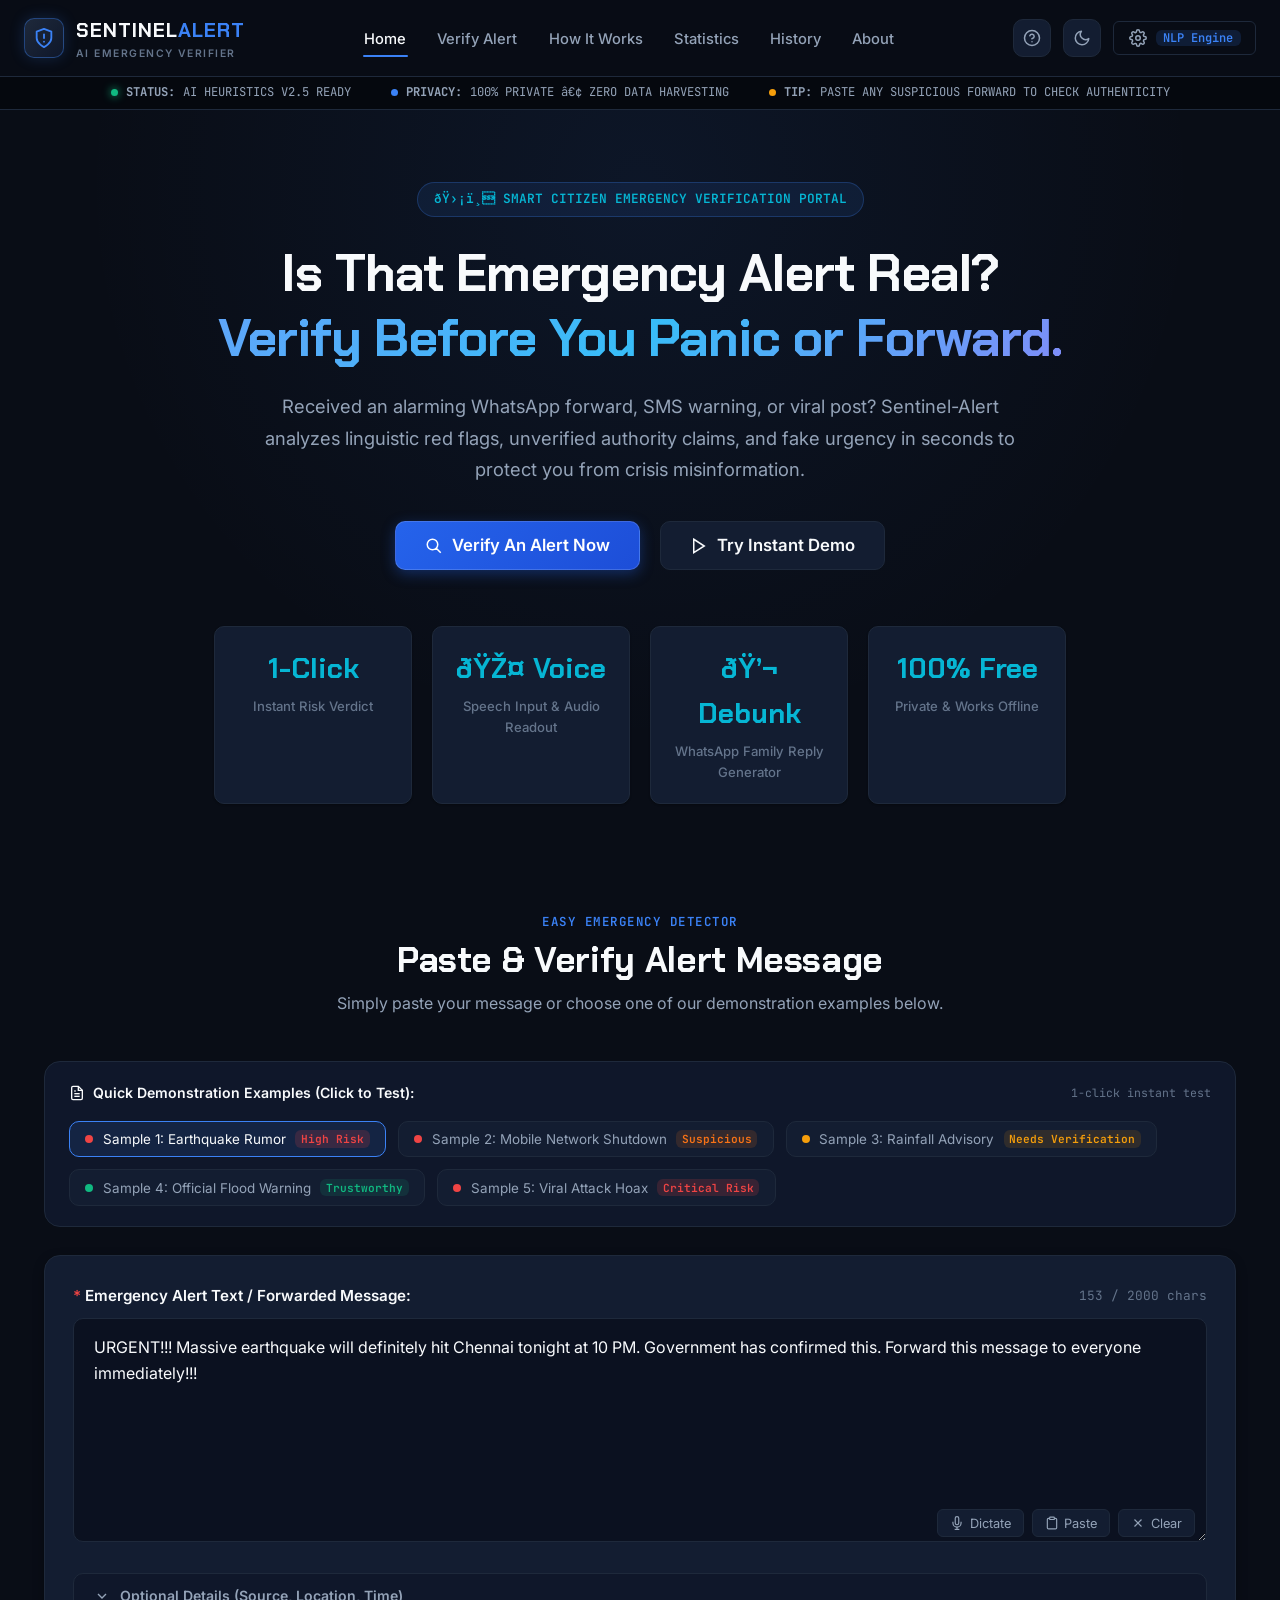
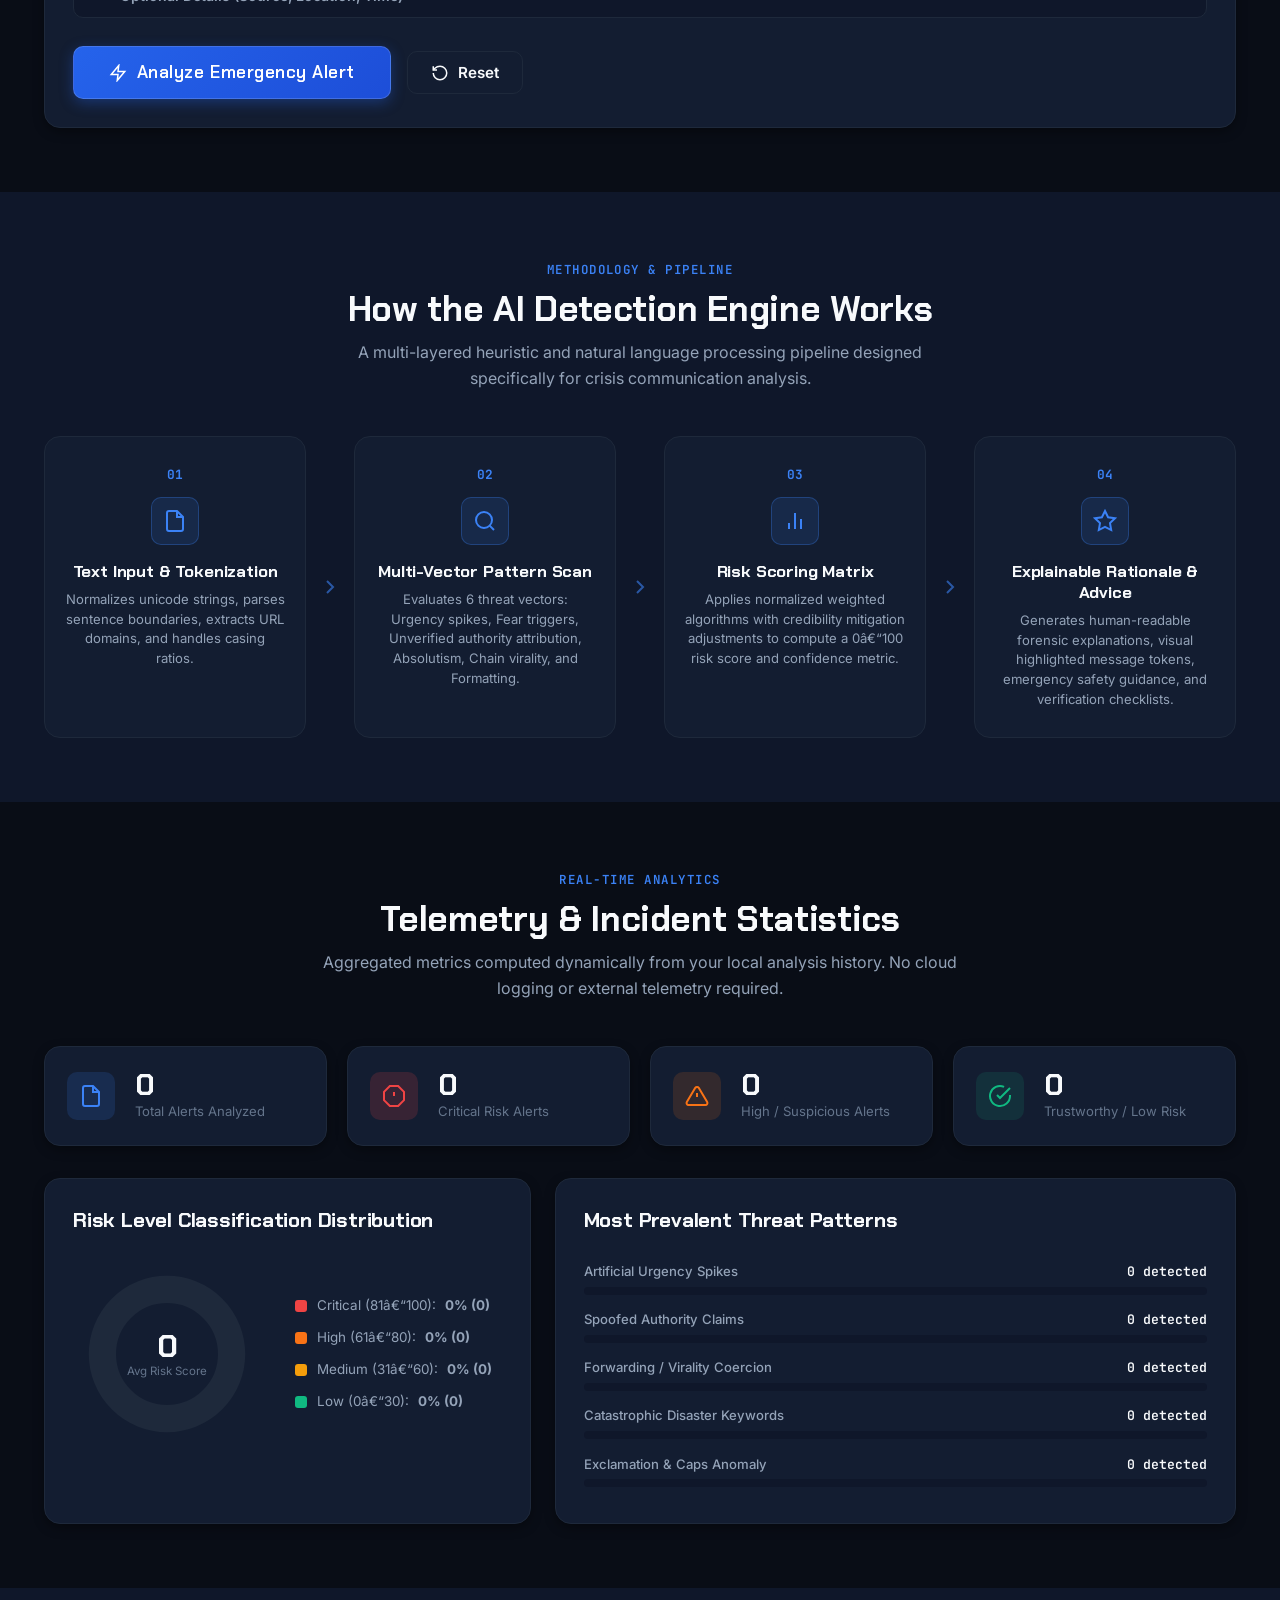
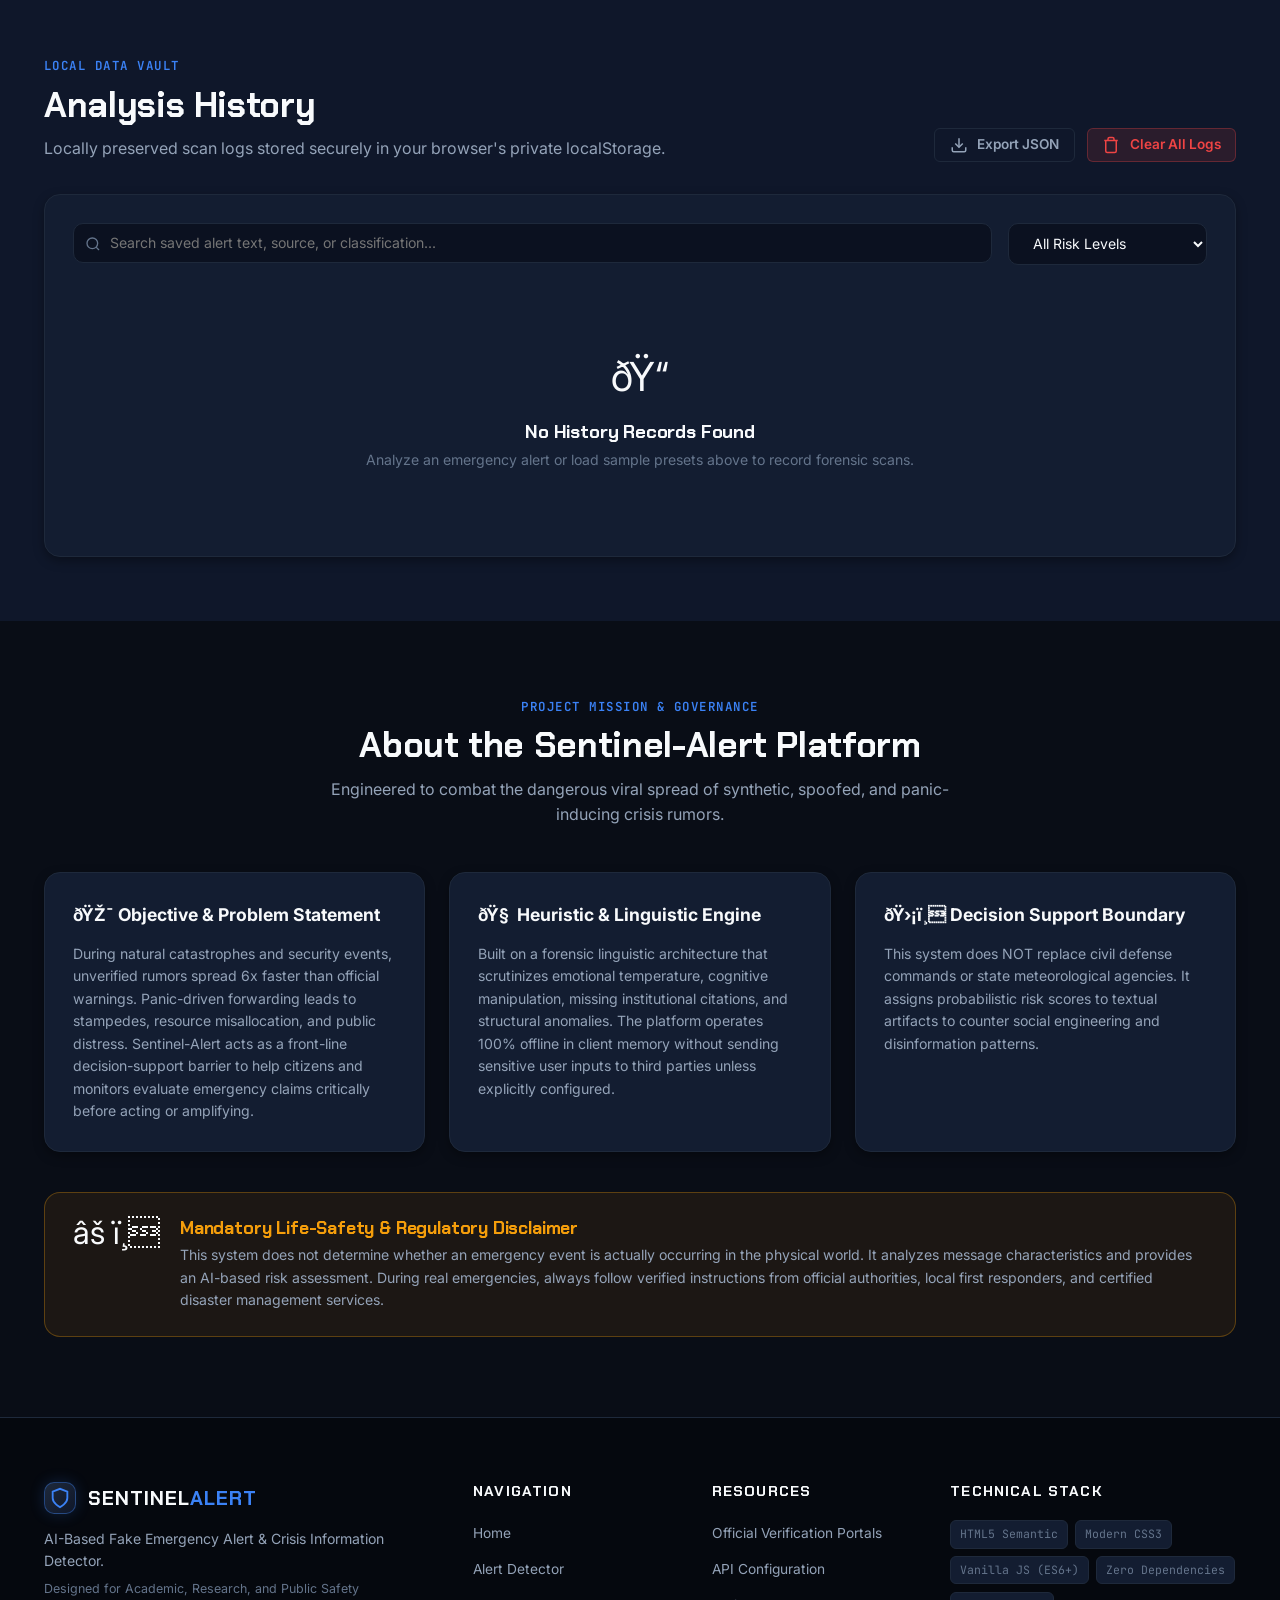
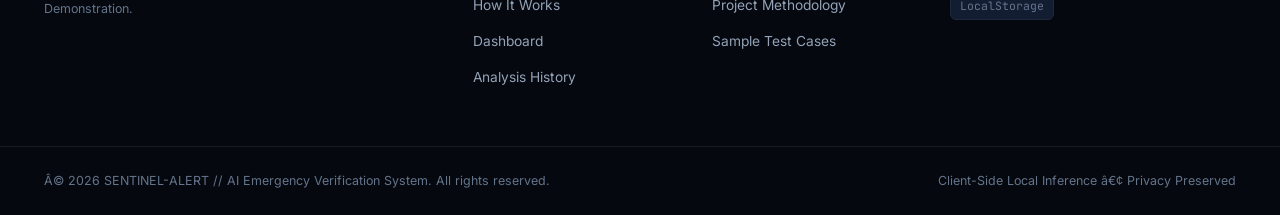
<file: standalone_app.html>
﻿<!DOCTYPE html>
<html lang="en" data-theme="dark">
<head>
  <meta charset="UTF-8">
  <meta name="viewport" content="width=device-width, initial-scale=1.0">
  <title>SENTINEL-ALERT // AI Fake Emergency Alert Detector</title>
  <meta name="description" content="User-friendly AI-powered emergency alert verification platform. Instantly check if an emergency message or viral forward is fake, exaggerated, or authentic.">
  <style>
/* ==========================================================================
   SENTINEL-ALERT // AI Fake Emergency Alert Detector
   Style System: Emergency Operations Command & Modern Cyber-Intelligence
   Pure Vanilla CSS3 - Zero Framework Dependencies
   ========================================================================== */

/* --------------------------------------------------------------------------
   1. CSS CUSTOM PROPERTIES / DESIGN TOKENS
   -------------------------------------------------------------------------- */
:root {
  /* Dark Theme (Default) */
  --bg-primary: #090d16;
  --bg-secondary: #0f172a;
  --bg-card: #131d31;
  --bg-card-hover: #18243e;
  --bg-input: #0b1120;
  --bg-modal: #111a2e;
  
  --border-color: #1e293b;
  --border-focus: #3b82f6;
  --border-subtle: rgba(255, 255, 255, 0.08);

  --text-primary: #f8fafc;
  --text-secondary: #94a3b8;
  --text-muted: #64748b;
  --text-inverse: #090d16;

  /* Risk Accent Colors */
  --risk-low: #10b981;
  --risk-low-bg: rgba(16, 185, 129, 0.12);
  --risk-low-border: rgba(16, 185, 129, 0.35);

  --risk-med: #f59e0b;
  --risk-med-bg: rgba(245, 158, 11, 0.12);
  --risk-med-border: rgba(245, 158, 11, 0.35);

  --risk-high: #f97316;
  --risk-high-bg: rgba(249, 115, 22, 0.14);
  --risk-high-border: rgba(249, 115, 22, 0.35);

  --risk-crit: #ef4444;
  --risk-crit-bg: rgba(239, 68, 68, 0.16);
  --risk-crit-border: rgba(239, 68, 68, 0.4);

  /* Primary Brand Accents */
  --accent-blue: #3b82f6;
  --accent-cyan: #06b6d4;
  --accent-indigo: #6366f1;
  --accent-purple: #a855f7;
  --accent-pink: #ec4899;
  --accent-whatsapp: #25d366;

  /* Highlight Categories */
  --hl-urgency: #ef4444;
  --hl-urgency-bg: rgba(239, 68, 68, 0.22);
  --hl-fear: #d946ef;
  --hl-fear-bg: rgba(217, 70, 239, 0.22);
  --hl-authority: #f59e0b;
  --hl-authority-bg: rgba(245, 158, 11, 0.22);
  --hl-forwarding: #ec4899;
  --hl-forwarding-bg: rgba(236, 72, 153, 0.22);
  --hl-format: #06b6d4;
  --hl-format-bg: rgba(6, 182, 212, 0.22);

  /* Typography */
  --font-display: 'Chakra Petch', system-ui, -apple-system, sans-serif;
  --font-body: 'Inter', system-ui, -apple-system, sans-serif;
  --font-mono: 'JetBrains Mono', monospace;

  /* Shadows & Glassmorphism */
  --shadow-sm: 0 1px 2px 0 rgba(0, 0, 0, 0.3);
  --shadow-md: 0 4px 12px -1px rgba(0, 0, 0, 0.4);
  --shadow-lg: 0 12px 28px -4px rgba(0, 0, 0, 0.6);
  --shadow-glow: 0 0 25px rgba(59, 130, 246, 0.25);
  --shadow-glow-red: 0 0 30px rgba(239, 68, 68, 0.35);

  --radius-sm: 6px;
  --radius-md: 10px;
  --radius-lg: 16px;
  --radius-full: 9999px;

  --transition-fast: 0.15s ease;
  --transition-normal: 0.25s ease;
}

/* Light Theme Variables */
[data-theme="light"] {
  --bg-primary: #f8fafc;
  --bg-secondary: #f1f5f9;
  --bg-card: #ffffff;
  --bg-card-hover: #f8fafc;
  --bg-input: #ffffff;
  --bg-modal: #ffffff;

  --border-color: #e2e8f0;
  --border-focus: #2563eb;
  --border-subtle: rgba(0, 0, 0, 0.06);

  --text-primary: #0f172a;
  --text-secondary: #475569;
  --text-muted: #94a3b8;
  --text-inverse: #ffffff;

  --risk-low: #059669;
  --risk-low-bg: rgba(5, 150, 105, 0.1);
  --risk-low-border: rgba(5, 150, 105, 0.3);

  --risk-med: #d97706;
  --risk-med-bg: rgba(217, 119, 6, 0.1);
  --risk-med-border: rgba(217, 119, 6, 0.3);

  --risk-high: #ea580c;
  --risk-high-bg: rgba(234, 88, 12, 0.1);
  --risk-high-border: rgba(234, 88, 12, 0.3);

  --risk-crit: #dc2626;
  --risk-crit-bg: rgba(220, 38, 38, 0.12);
  --risk-crit-border: rgba(220, 38, 38, 0.35);

  --hl-urgency: #dc2626;
  --hl-urgency-bg: rgba(220, 38, 38, 0.15);
  --hl-fear: #9333ea;
  --hl-fear-bg: rgba(147, 51, 234, 0.15);
  --hl-authority: #d97706;
  --hl-authority-bg: rgba(217, 119, 6, 0.15);
  --hl-forwarding: #db2777;
  --hl-forwarding-bg: rgba(219, 39, 119, 0.15);
  --hl-format: #0284c7;
  --hl-format-bg: rgba(2, 132, 199, 0.15);

  --shadow-sm: 0 1px 3px rgba(0, 0, 0, 0.08);
  --shadow-md: 0 4px 14px rgba(0, 0, 0, 0.08);
  --shadow-lg: 0 12px 24px rgba(0, 0, 0, 0.1);
  --shadow-glow: 0 0 20px rgba(37, 99, 235, 0.15);
  --shadow-glow-red: 0 0 25px rgba(220, 38, 38, 0.2);
}

/* --------------------------------------------------------------------------
   2. RESET & BASE STYLES
   -------------------------------------------------------------------------- */
*, *::before, *::after {
  box-sizing: border-box;
  margin: 0;
  padding: 0;
}

html {
  scroll-behavior: smooth;
  font-size: 16px;
  line-height: 1.6;
}

body {
  font-family: var(--font-body);
  background-color: var(--bg-primary);
  color: var(--text-primary);
  min-height: 100vh;
  display: flex;
  flex-direction: column;
  overflow-x: hidden;
  transition: background-color var(--transition-normal), color var(--transition-normal);
}

/* Container */
.container {
  width: 100%;
  max-width: 1240px;
  margin: 0 auto;
  padding: 0 1.5rem;
}

/* Typography elements */
h1, h2, h3, h4, h5, h6 {
  font-family: var(--font-display);
  font-weight: 700;
  line-height: 1.25;
  letter-spacing: -0.01em;
}

a {
  color: var(--accent-blue);
  text-decoration: none;
  transition: color var(--transition-fast);
}
a:hover {
  color: var(--accent-cyan);
}

button, input, textarea, select {
  font-family: inherit;
  font-size: 1rem;
  color: inherit;
}

ul {
  list-style: none;
}

/* Utility classes */
.hidden {
  display: none !important;
}

.gradient-text {
  background: linear-gradient(135deg, #60a5fa 0%, #38bdf8 50%, #818cf8 100%);
  -webkit-background-clip: text;
  -webkit-text-fill-color: transparent;
}

/* --------------------------------------------------------------------------
   3. HEADER & NAVIGATION
   -------------------------------------------------------------------------- */
.app-header {
  position: sticky;
  top: 0;
  z-index: 1000;
  background-color: rgba(9, 13, 22, 0.85);
  backdrop-filter: blur(14px);
  -webkit-backdrop-filter: blur(14px);
  border-bottom: 1px solid var(--border-color);
  transition: background-color var(--transition-normal);
}

[data-theme="light"] .app-header {
  background-color: rgba(248, 250, 252, 0.88);
}

.nav-container {
  max-width: 1280px;
  margin: 0 auto;
  padding: 0.85rem 1.5rem;
  display: flex;
  align-items: center;
  justify-content: space-between;
  gap: 1.5rem;
}

.brand-logo {
  display: flex;
  align-items: center;
  gap: 0.75rem;
  text-decoration: none;
}

.brand-icon {
  position: relative;
  width: 40px;
  height: 40px;
  background: linear-gradient(135deg, #1e293b, #0f172a);
  border: 1px solid rgba(59, 130, 246, 0.4);
  border-radius: var(--radius-md);
  display: flex;
  align-items: center;
  justify-content: center;
  color: var(--accent-blue);
  box-shadow: 0 0 15px rgba(59, 130, 246, 0.2);
}

.brand-icon.sm {
  width: 32px;
  height: 32px;
}

.brand-icon svg {
  width: 22px;
  height: 22px;
}

.pulse-ring {
  position: absolute;
  width: 100%;
  height: 100%;
  border-radius: var(--radius-md);
  border: 2px solid var(--accent-blue);
  animation: pulseAnimation 2.4s infinite;
  opacity: 0;
}

@keyframes pulseAnimation {
  0% { transform: scale(0.9); opacity: 0.8; }
  70% { transform: scale(1.3); opacity: 0; }
  100% { transform: scale(1.4); opacity: 0; }
}

.brand-text {
  display: flex;
  flex-direction: column;
}

.brand-title {
  font-family: var(--font-display);
  font-size: 1.25rem;
  font-weight: 700;
  letter-spacing: 0.05em;
  color: var(--text-primary);
}

.brand-title .accent-text {
  color: var(--accent-blue);
}

.brand-subtitle {
  font-size: 0.65rem;
  font-weight: 600;
  letter-spacing: 0.14em;
  color: var(--text-muted);
}

.nav-links {
  display: flex;
  align-items: center;
  gap: 1.75rem;
}

.nav-link {
  font-size: 0.92rem;
  font-weight: 500;
  color: var(--text-secondary);
  padding: 0.35rem 0.1rem;
  position: relative;
  transition: color var(--transition-fast);
}

.nav-link:hover, .nav-link.active {
  color: var(--text-primary);
}

.nav-link.active::after {
  content: '';
  position: absolute;
  bottom: -4px;
  left: 0;
  width: 100%;
  height: 2px;
  background-color: var(--accent-blue);
  border-radius: var(--radius-full);
}

.nav-actions {
  display: flex;
  align-items: center;
  gap: 0.75rem;
}

.icon-btn {
  width: 38px;
  height: 38px;
  border-radius: var(--radius-md);
  border: 1px solid var(--border-color);
  background-color: var(--bg-card);
  color: var(--text-secondary);
  display: flex;
  align-items: center;
  justify-content: center;
  cursor: pointer;
  transition: all var(--transition-fast);
}

.icon-btn:hover {
  background-color: var(--bg-card-hover);
  color: var(--text-primary);
  border-color: var(--border-focus);
}

.icon-btn svg {
  width: 18px;
  height: 18px;
}

.sun-icon { display: none; }
.moon-icon { display: block; }
[data-theme="light"] .sun-icon { display: block; }
[data-theme="light"] .moon-icon { display: none; }

.engine-badge {
  font-family: var(--font-mono);
  font-size: 0.75rem;
  font-weight: 600;
  padding: 0.15rem 0.45rem;
  border-radius: var(--radius-sm);
  background-color: rgba(59, 130, 246, 0.15);
  color: var(--accent-blue);
}

.hamburger-btn {
  display: none;
  flex-direction: column;
  justify-content: space-between;
  width: 32px;
  height: 24px;
  background: none;
  border: none;
  cursor: pointer;
  padding: 2px;
}

.hamburger-btn span {
  display: block;
  height: 2.5px;
  width: 100%;
  background-color: var(--text-primary);
  border-radius: var(--radius-full);
  transition: all var(--transition-fast);
}

/* --------------------------------------------------------------------------
   4. SYSTEM STATUS TICKER
   -------------------------------------------------------------------------- */
.system-status-ticker {
  background-color: #05080e;
  border-bottom: 1px solid var(--border-color);
  padding: 0.4rem 1.5rem;
  font-family: var(--font-mono);
  font-size: 0.76rem;
  color: var(--text-secondary);
  overflow: hidden;
}

[data-theme="light"] .system-status-ticker {
  background-color: #e2e8f0;
}

.ticker-content {
  display: flex;
  align-items: center;
  justify-content: center;
  gap: 2.5rem;
  flex-wrap: wrap;
}

.ticker-item {
  display: inline-flex;
  align-items: center;
  gap: 0.5rem;
}

.status-dot {
  width: 7px;
  height: 7px;
  border-radius: 50%;
  background-color: var(--accent-blue);
}

.status-dot.online {
  background-color: var(--risk-low);
  box-shadow: 0 0 8px var(--risk-low);
}

.status-dot.alert {
  background-color: var(--risk-med);
}

/* --------------------------------------------------------------------------
   5. HERO SECTION
   -------------------------------------------------------------------------- */
.hero-section {
  padding: 4.5rem 0 3.5rem;
  position: relative;
  background: radial-gradient(circle at 50% 10%, rgba(59, 130, 246, 0.08) 0%, transparent 60%);
}

.hero-container {
  text-align: center;
  max-width: 900px;
}

.hero-badge {
  display: inline-flex;
  align-items: center;
  gap: 0.5rem;
  padding: 0.4rem 1rem;
  border-radius: var(--radius-full);
  background-color: rgba(59, 130, 246, 0.1);
  border: 1px solid rgba(59, 130, 246, 0.25);
  font-family: var(--font-mono);
  font-size: 0.8rem;
  font-weight: 600;
  color: var(--accent-cyan);
  margin-bottom: 1.5rem;
}

.hero-title {
  font-size: 3.25rem;
  font-weight: 700;
  margin-bottom: 1.25rem;
  letter-spacing: -0.02em;
}

.hero-description {
  font-size: 1.15rem;
  color: var(--text-secondary);
  line-height: 1.7;
  margin-bottom: 2.25rem;
  max-width: 760px;
  margin-left: auto;
  margin-right: auto;
}

.hero-cta-group {
  display: flex;
  align-items: center;
  justify-content: center;
  gap: 1.25rem;
  margin-bottom: 3.5rem;
  flex-wrap: wrap;
}

.hero-metrics-grid {
  display: grid;
  grid-template-columns: repeat(4, 1fr);
  gap: 1.25rem;
  margin-top: 1rem;
}

.metric-card {
  background-color: var(--bg-card);
  border: 1px solid var(--border-color);
  border-radius: var(--radius-md);
  padding: 1.25rem 1rem;
  text-align: center;
  box-shadow: var(--shadow-sm);
  transition: transform var(--transition-fast), border-color var(--transition-fast);
}

.metric-card:hover {
  transform: translateY(-3px);
  border-color: var(--border-focus);
}

.metric-value {
  font-family: var(--font-display);
  font-size: 1.75rem;
  font-weight: 700;
  color: var(--accent-cyan);
  margin-bottom: 0.25rem;
}

.metric-label {
  font-size: 0.82rem;
  color: var(--text-muted);
  font-weight: 500;
}

/* --------------------------------------------------------------------------
   6. CARDS & GENERAL UI ELEMENTS
   -------------------------------------------------------------------------- */
.card {
  background-color: var(--bg-card);
  border: 1px solid var(--border-color);
  border-radius: var(--radius-lg);
  padding: 1.75rem;
  box-shadow: var(--shadow-md);
  transition: border-color var(--transition-fast), box-shadow var(--transition-fast);
}

.section-header {
  text-align: center;
  margin-bottom: 2.75rem;
}

.section-header-flex {
  display: flex;
  align-items: flex-end;
  justify-content: space-between;
  margin-bottom: 2rem;
  gap: 1.5rem;
  flex-wrap: wrap;
}

.section-tag {
  display: inline-block;
  font-family: var(--font-mono);
  font-size: 0.78rem;
  font-weight: 600;
  color: var(--accent-blue);
  letter-spacing: 0.12em;
  margin-bottom: 0.4rem;
}

.section-title {
  font-size: 2.2rem;
  margin-bottom: 0.6rem;
}

.section-subtitle {
  font-size: 1rem;
  color: var(--text-secondary);
  max-width: 650px;
  margin: 0 auto;
}

.card-header-flex {
  display: flex;
  align-items: center;
  justify-content: space-between;
  margin-bottom: 1.25rem;
  gap: 1rem;
  flex-wrap: wrap;
}

.card-title {
  font-size: 1.3rem;
  font-weight: 700;
  display: flex;
  align-items: center;
  gap: 0.6rem;
}

.card-title-sm {
  font-size: 0.92rem;
  font-weight: 600;
  color: var(--text-secondary);
  text-transform: uppercase;
  letter-spacing: 0.05em;
  margin-bottom: 0.75rem;
}

.card-subtitle {
  font-size: 0.88rem;
  color: var(--text-secondary);
  margin-top: 0.2rem;
}

/* --------------------------------------------------------------------------
   7. BUTTONS
   -------------------------------------------------------------------------- */
.btn {
  display: inline-flex;
  align-items: center;
  justify-content: center;
  gap: 0.6rem;
  padding: 0.7rem 1.4rem;
  font-size: 0.95rem;
  font-weight: 600;
  border-radius: var(--radius-md);
  border: 1px solid transparent;
  cursor: pointer;
  transition: all var(--transition-fast);
  text-decoration: none;
  line-height: 1;
}

.btn-icon {
  width: 18px;
  height: 18px;
}

.btn-primary {
  background: linear-gradient(135deg, #2563eb 0%, #1d4ed8 100%);
  color: #ffffff;
  border-color: rgba(255, 255, 255, 0.15);
  box-shadow: 0 4px 14px rgba(37, 99, 235, 0.35);
}

.btn-primary:hover {
  background: linear-gradient(135deg, #3b82f6 0%, #2563eb 100%);
  box-shadow: 0 6px 20px rgba(59, 130, 246, 0.45);
  transform: translateY(-1px);
}

.btn-secondary {
  background-color: var(--bg-card);
  color: var(--text-primary);
  border-color: var(--border-color);
}

.btn-secondary:hover {
  background-color: var(--bg-card-hover);
  border-color: var(--border-focus);
}

.btn-outline {
  background-color: transparent;
  color: var(--text-primary);
  border-color: var(--border-color);
}

.btn-outline:hover {
  background-color: var(--bg-card-hover);
  border-color: var(--border-focus);
}

.btn-outline-sm {
  padding: 0.45rem 0.9rem;
  font-size: 0.85rem;
  border-radius: var(--radius-sm);
  background-color: transparent;
  border: 1px solid var(--border-color);
  color: var(--text-secondary);
}

.btn-outline-sm:hover {
  border-color: var(--border-focus);
  color: var(--text-primary);
  background-color: var(--bg-card-hover);
}

.btn-whatsapp {
  background-color: #25d366;
  color: #ffffff;
  border-color: rgba(255, 255, 255, 0.2);
  box-shadow: 0 4px 14px rgba(37, 211, 102, 0.3);
}

.btn-whatsapp:hover {
  background-color: #20ba5a;
  transform: translateY(-1px);
}

.btn-danger-sm {
  padding: 0.45rem 0.9rem;
  font-size: 0.85rem;
  border-radius: var(--radius-sm);
  background-color: rgba(239, 68, 68, 0.12);
  border: 1px solid rgba(239, 68, 68, 0.3);
  color: var(--risk-crit);
}

.btn-danger-sm:hover {
  background-color: rgba(239, 68, 68, 0.25);
}

.btn-lg {
  padding: 0.9rem 1.8rem;
  font-size: 1.05rem;
}

.btn-xl {
  padding: 1.05rem 2.2rem;
  font-size: 1.1rem;
  font-family: var(--font-display);
  letter-spacing: 0.03em;
}

.btn-spinner {
  width: 18px;
  height: 18px;
  border: 2px solid rgba(255, 255, 255, 0.3);
  border-top-color: #ffffff;
  border-radius: 50%;
  animation: spin 0.8s linear infinite;
}

@keyframes spin {
  to { transform: rotate(360deg); }
}

/* --------------------------------------------------------------------------
   8. ALERT DETECTOR INTERFACE & QUICK ACTIONS
   -------------------------------------------------------------------------- */
.detector-section {
  padding: 3rem 0 4rem;
}

/* Sample Presets Chips */
.samples-preset-container {
  background-color: var(--bg-secondary);
  border: 1px solid var(--border-color);
  border-radius: var(--radius-lg);
  padding: 1.25rem 1.5rem;
  margin-bottom: 1.75rem;
}

.samples-header {
  display: flex;
  align-items: center;
  justify-content: space-between;
  margin-bottom: 1rem;
  font-size: 0.88rem;
  color: var(--text-secondary);
}

.samples-title {
  display: flex;
  align-items: center;
  gap: 0.5rem;
  font-weight: 600;
  color: var(--text-primary);
}

.icon-sm {
  width: 16px;
  height: 16px;
}

.demo-notice {
  font-family: var(--font-mono);
  font-size: 0.72rem;
  color: var(--text-muted);
}

.sample-chips-grid {
  display: flex;
  gap: 0.75rem;
  flex-wrap: wrap;
}

.sample-chip {
  display: inline-flex;
  align-items: center;
  gap: 0.6rem;
  padding: 0.55rem 0.95rem;
  background-color: var(--bg-card);
  border: 1px solid var(--border-color);
  border-radius: var(--radius-md);
  font-size: 0.84rem;
  color: var(--text-secondary);
  cursor: pointer;
  transition: all var(--transition-fast);
}

.sample-chip:hover {
  background-color: var(--bg-card-hover);
  border-color: var(--border-focus);
  color: var(--text-primary);
  transform: translateY(-1px);
}

.sample-chip.active {
  border-color: var(--accent-blue);
  background-color: rgba(59, 130, 246, 0.12);
  color: var(--text-primary);
}

.chip-dot {
  width: 8px;
  height: 8px;
  border-radius: 50%;
}

.chip-dot.red { background-color: var(--risk-crit); }
.chip-dot.orange { background-color: var(--risk-high); }
.chip-dot.yellow { background-color: var(--risk-med); }
.chip-dot.green { background-color: var(--risk-low); }

.chip-tag {
  font-size: 0.7rem;
  font-family: var(--font-mono);
  font-weight: 600;
  padding: 0.1rem 0.35rem;
  border-radius: var(--radius-sm);
}

.chip-tag.red { background-color: var(--risk-crit-bg); color: var(--risk-crit); }
.chip-tag.orange { background-color: var(--risk-high-bg); color: var(--risk-high); }
.chip-tag.yellow { background-color: var(--risk-med-bg); color: var(--risk-med); }
.chip-tag.green { background-color: var(--risk-low-bg); color: var(--risk-low); }

/* Detector Form */
.form-group {
  margin-bottom: 1.5rem;
}

.form-label-row {
  display: flex;
  align-items: center;
  justify-content: space-between;
  margin-bottom: 0.6rem;
}

.form-label {
  font-weight: 600;
  font-size: 0.95rem;
}

.required-star {
  color: var(--risk-crit);
}

.char-count-wrapper {
  font-family: var(--font-mono);
  font-size: 0.8rem;
  color: var(--text-muted);
}

.textarea-wrapper {
  position: relative;
}

textarea {
  width: 100%;
  background-color: var(--bg-input);
  border: 1.5px solid var(--border-color);
  border-radius: var(--radius-md);
  padding: 1rem 1.25rem 3.25rem 1.25rem;
  color: var(--text-primary);
  font-size: 1rem;
  line-height: 1.6;
  resize: vertical;
  min-height: 140px;
  outline: none;
  transition: border-color var(--transition-fast), box-shadow var(--transition-fast);
}

textarea:focus {
  border-color: var(--border-focus);
  box-shadow: 0 0 0 3px rgba(59, 130, 246, 0.18);
}

.textarea-quick-actions {
  position: absolute;
  bottom: 12px;
  right: 12px;
  display: flex;
  gap: 0.5rem;
  flex-wrap: wrap;
}

.quick-action-btn {
  display: inline-flex;
  align-items: center;
  gap: 0.35rem;
  padding: 0.35rem 0.75rem;
  background-color: var(--bg-card);
  border: 1px solid var(--border-color);
  border-radius: var(--radius-sm);
  font-size: 0.8rem;
  color: var(--text-secondary);
  cursor: pointer;
  transition: all var(--transition-fast);
}

.quick-action-btn:hover {
  background-color: var(--bg-card-hover);
  color: var(--text-primary);
  border-color: var(--border-focus);
}

.quick-action-btn svg {
  width: 14px;
  height: 14px;
}

.quick-action-btn.voice-btn.recording {
  background-color: rgba(239, 68, 68, 0.2);
  border-color: var(--risk-crit);
  color: var(--risk-crit);
  animation: micPulse 1.2s infinite;
}

@keyframes micPulse {
  0% { transform: scale(1); }
  50% { transform: scale(1.06); }
  100% { transform: scale(1); }
}

.validation-msg {
  margin-top: 0.5rem;
  padding: 0.6rem 0.9rem;
  border-radius: var(--radius-sm);
  background-color: var(--risk-crit-bg);
  border: 1px solid var(--risk-crit-border);
  color: var(--risk-crit);
  font-size: 0.85rem;
  font-weight: 500;
}

/* Metadata Accordion */
.metadata-accordion {
  border: 1px solid var(--border-color);
  border-radius: var(--radius-md);
  margin-bottom: 1.75rem;
  overflow: hidden;
  background-color: var(--bg-secondary);
}

.metadata-toggle-btn {
  width: 100%;
  padding: 0.8rem 1.25rem;
  background: none;
  border: none;
  display: flex;
  align-items: center;
  gap: 0.6rem;
  color: var(--text-secondary);
  font-size: 0.88rem;
  font-weight: 600;
  cursor: pointer;
  text-align: left;
}

.metadata-toggle-btn:hover {
  color: var(--text-primary);
}

.toggle-icon {
  width: 16px;
  height: 16px;
  transition: transform var(--transition-fast);
}

.metadata-accordion.open .toggle-icon {
  transform: rotate(180deg);
}

.metadata-fields-grid {
  display: none;
  grid-template-columns: repeat(3, 1fr);
  gap: 1rem;
  padding: 0 1.25rem 1.25rem;
}

.metadata-accordion.open .metadata-fields-grid {
  display: grid;
}

.form-group-sm {
  display: flex;
  flex-direction: column;
  gap: 0.35rem;
}

.form-label-sm {
  font-size: 0.8rem;
  font-weight: 500;
  color: var(--text-secondary);
}

.form-group-sm input {
  background-color: var(--bg-input);
  border: 1px solid var(--border-color);
  border-radius: var(--radius-sm);
  padding: 0.55rem 0.85rem;
  color: var(--text-primary);
  font-size: 0.88rem;
  outline: none;
}

.form-group-sm input:focus {
  border-color: var(--border-focus);
}

.form-actions-row {
  display: flex;
  align-items: center;
  gap: 1rem;
  flex-wrap: wrap;
}

/* --------------------------------------------------------------------------
   9. RESULTS DASHBOARD CONTAINER & USER-FRIENDLY CALLOUT
   -------------------------------------------------------------------------- */
.results-container {
  margin-top: 3rem;
  animation: fadeIn 0.4s ease-out forwards;
}

@keyframes fadeIn {
  from { opacity: 0; transform: translateY(16px); }
  to { opacity: 1; transform: translateY(0); }
}

/* Result Banner */
.result-banner {
  display: flex;
  align-items: center;
  justify-content: space-between;
  padding: 1.25rem 1.75rem;
  border-radius: var(--radius-lg);
  background-color: var(--bg-card);
  border: 1px solid var(--border-color);
  margin-bottom: 1.5rem;
  flex-wrap: wrap;
  gap: 1rem;
}

.result-banner.critical {
  border-color: var(--risk-crit-border);
  background: linear-gradient(90deg, var(--risk-crit-bg) 0%, var(--bg-card) 60%);
  box-shadow: var(--shadow-glow-red);
}

.result-banner.high {
  border-color: var(--risk-high-border);
  background: linear-gradient(90deg, var(--risk-high-bg) 0%, var(--bg-card) 60%);
}

.result-banner.medium {
  border-color: var(--risk-med-border);
  background: linear-gradient(90deg, var(--risk-med-bg) 0%, var(--bg-card) 60%);
}

.result-banner.low {
  border-color: var(--risk-low-border);
  background: linear-gradient(90deg, var(--risk-low-bg) 0%, var(--bg-card) 60%);
}

.banner-badge-wrapper {
  display: flex;
  align-items: center;
  gap: 1rem;
  flex-wrap: wrap;
}

.banner-actions-right {
  display: flex;
  align-items: center;
  gap: 1rem;
  flex-wrap: wrap;
}

.risk-badge {
  font-family: var(--font-display);
  font-size: 1.4rem;
  font-weight: 700;
  letter-spacing: 0.04em;
}

.critical .risk-badge { color: var(--risk-crit); }
.high .risk-badge { color: var(--risk-high); }
.medium .risk-badge { color: var(--risk-med); }
.low .risk-badge { color: var(--risk-low); }

.classification-pill {
  font-family: var(--font-mono);
  font-size: 0.78rem;
  font-weight: 700;
  padding: 0.25rem 0.75rem;
  border-radius: var(--radius-full);
  text-transform: uppercase;
  letter-spacing: 0.08em;
}

.critical .classification-pill { background-color: var(--risk-crit-bg); color: var(--risk-crit); border: 1px solid var(--risk-crit-border); }
.high .classification-pill { background-color: var(--risk-high-bg); color: var(--risk-high); border: 1px solid var(--risk-high-border); }
.medium .classification-pill { background-color: var(--risk-med-bg); color: var(--risk-med); border: 1px solid var(--risk-med-border); }
.low .classification-pill { background-color: var(--risk-low-bg); color: var(--risk-low); border: 1px solid var(--risk-low-border); }

.banner-meta {
  font-family: var(--font-mono);
  font-size: 0.8rem;
  color: var(--text-muted);
  display: flex;
  align-items: center;
  gap: 0.5rem;
}

/* User-Friendly Quick Verdict Box */
.quick-verdict-box {
  background-color: var(--bg-card);
  border: 1.5px solid var(--border-color);
  border-radius: var(--radius-lg);
  padding: 1.5rem 1.75rem;
  display: flex;
  align-items: center;
  justify-content: space-between;
  gap: 1.5rem;
  margin-bottom: 1.75rem;
  flex-wrap: wrap;
}

.verdict-icon-big {
  font-size: 2.8rem;
  line-height: 1;
}

.verdict-text-group {
  flex: 1;
  min-width: 280px;
}

.verdict-headline {
  font-size: 1.25rem;
  color: var(--text-primary);
  margin-bottom: 0.35rem;
}

.verdict-subtext {
  font-size: 0.88rem;
  color: var(--text-secondary);
  line-height: 1.5;
}

/* Results Metrics Grid */
.results-metrics-grid {
  display: grid;
  grid-template-columns: 1.2fr 1fr 1fr 1.2fr;
  gap: 1.25rem;
  margin-bottom: 1.75rem;
}

.metric-box {
  display: flex;
  flex-direction: column;
  justify-content: space-between;
}

/* Circular Gauge */
.gauge-box {
  align-items: center;
  text-align: center;
}

.gauge-wrapper {
  position: relative;
  width: 140px;
  height: 140px;
  margin: 0.5rem 0;
}

.circular-gauge {
  width: 100%;
  height: 100%;
  transform: rotate(-90deg);
}

.gauge-bg {
  fill: none;
  stroke: var(--border-color);
  stroke-width: 10;
}

.gauge-fill {
  fill: none;
  stroke: var(--risk-crit);
  stroke-width: 10;
  stroke-linecap: round;
  transition: stroke-dashoffset 1s cubic-bezier(0.16, 1, 0.3, 1), stroke 0.4s ease;
}

.gauge-center-text {
  position: absolute;
  inset: 0;
  display: flex;
  flex-direction: column;
  align-items: center;
  justify-content: center;
  line-height: 1;
}

.gauge-score {
  font-family: var(--font-display);
  font-size: 2.2rem;
  font-weight: 700;
  color: var(--text-primary);
}

.gauge-max {
  font-size: 0.75rem;
  color: var(--text-muted);
  margin-top: 0.2rem;
}

.gauge-status-label {
  font-family: var(--font-mono);
  font-size: 0.84rem;
  font-weight: 600;
  color: var(--text-secondary);
}

/* Confidence Metric */
.confidence-display {
  display: flex;
  flex-direction: column;
  gap: 0.75rem;
}

.confidence-number {
  font-family: var(--font-display);
  font-size: 2.5rem;
  font-weight: 700;
  color: var(--accent-cyan);
}

.confidence-details p {
  font-size: 0.82rem;
  color: var(--text-secondary);
  margin-bottom: 0.5rem;
}

.mini-bar-track {
  width: 100%;
  height: 6px;
  background-color: var(--border-color);
  border-radius: var(--radius-full);
  overflow: hidden;
}

.mini-bar-fill {
  height: 100%;
  background: linear-gradient(90deg, #38bdf8, #3b82f6);
  border-radius: var(--radius-full);
  transition: width 0.8s ease;
}

/* Threat Count Display */
.threat-count-display {
  display: flex;
  align-items: baseline;
  gap: 0.5rem;
  margin-bottom: 0.75rem;
}

.big-number {
  font-family: var(--font-display);
  font-size: 2.5rem;
  font-weight: 700;
  color: var(--accent-pink);
}

.count-subtext {
  font-size: 0.82rem;
  color: var(--text-muted);
}

.triggers-tags-list {
  display: flex;
  flex-wrap: wrap;
  gap: 0.4rem;
}

.vector-tag {
  font-family: var(--font-mono);
  font-size: 0.72rem;
  font-weight: 600;
  padding: 0.2rem 0.5rem;
  border-radius: var(--radius-sm);
  background-color: var(--bg-secondary);
  border: 1px solid var(--border-color);
  color: var(--text-secondary);
}

/* Recommended Action Box */
.action-recommended-box {
  background-color: var(--bg-card);
}

.action-status-icon {
  font-size: 2rem;
  margin-bottom: 0.5rem;
}

.action-heading {
  font-size: 1.15rem;
  font-weight: 700;
  color: var(--text-primary);
  margin-bottom: 0.35rem;
}

.action-body {
  font-size: 0.84rem;
  color: var(--text-secondary);
  line-height: 1.5;
}

/* --------------------------------------------------------------------------
   10. INTERACTIVE ANNOTATED MESSAGE HIGHLIGHTER
   -------------------------------------------------------------------------- */
.annotated-message-card {
  margin-bottom: 1.75rem;
}

.highlight-legend {
  display: flex;
  align-items: center;
  gap: 1rem;
  flex-wrap: wrap;
}

.legend-item {
  display: inline-flex;
  align-items: center;
  gap: 0.4rem;
  font-size: 0.78rem;
  color: var(--text-secondary);
}

.legend-dot {
  width: 8px;
  height: 8px;
  border-radius: 50%;
}

.legend-dot.urgency { background-color: var(--hl-urgency); }
.legend-dot.fear { background-color: var(--hl-fear); }
.legend-dot.authority { background-color: var(--hl-authority); }
.legend-dot.forwarding { background-color: var(--hl-forwarding); }
.legend-dot.format { background-color: var(--hl-format); }

.highlighted-text-box {
  background-color: var(--bg-input);
  border: 1px solid var(--border-color);
  border-radius: var(--radius-md);
  padding: 1.5rem;
  font-size: 1.1rem;
  line-height: 2;
  word-break: break-word;
}

/* Highlighted Tokens */
.hl-token {
  position: relative;
  display: inline;
  padding: 0.15rem 0.4rem;
  border-radius: var(--radius-sm);
  font-weight: 600;
  cursor: help;
  transition: all var(--transition-fast);
}

.hl-token.urgency {
  background-color: var(--hl-urgency-bg);
  border-bottom: 2px solid var(--hl-urgency);
  color: var(--hl-urgency);
}

.hl-token.fear {
  background-color: var(--hl-fear-bg);
  border-bottom: 2px solid var(--hl-fear);
  color: var(--hl-fear);
}

.hl-token.authority {
  background-color: var(--hl-authority-bg);
  border-bottom: 2px solid var(--hl-authority);
  color: var(--hl-authority);
}

.hl-token.forwarding {
  background-color: var(--hl-forwarding-bg);
  border-bottom: 2px solid var(--hl-forwarding);
  color: var(--hl-forwarding);
}

.hl-token.format {
  background-color: var(--hl-format-bg);
  border-bottom: 2px solid var(--hl-format);
  color: var(--hl-format);
}

.hl-token:hover {
  filter: brightness(1.2);
}

/* Tooltip on Highlight Token */
.hl-token::after {
  content: attr(data-tooltip);
  position: absolute;
  bottom: 120%;
  left: 50%;
  transform: translateX(-50%);
  background-color: #0b0f19;
  color: #f8fafc;
  padding: 0.4rem 0.75rem;
  border-radius: var(--radius-sm);
  font-size: 0.75rem;
  font-family: var(--font-body);
  font-weight: 500;
  white-space: nowrap;
  pointer-events: none;
  opacity: 0;
  visibility: hidden;
  transition: opacity 0.2s ease;
  z-index: 100;
  border: 1px solid var(--border-color);
  box-shadow: var(--shadow-lg);
}

.hl-token:hover::after {
  opacity: 1;
  visibility: visible;
}

/* --------------------------------------------------------------------------
   11. EXPLAINABLE AI (XAI) BREAKDOWN
   -------------------------------------------------------------------------- */
.xai-card {
  margin-bottom: 1.75rem;
}

.vectors-breakdown-grid {
  display: grid;
  grid-template-columns: repeat(5, 1fr);
  gap: 1rem;
  margin-bottom: 1.75rem;
}

.vector-progress-box {
  background-color: var(--bg-secondary);
  border: 1px solid var(--border-color);
  border-radius: var(--radius-md);
  padding: 1rem;
  display: flex;
  flex-direction: column;
  justify-content: space-between;
}

.vector-box-header {
  display: flex;
  align-items: center;
  justify-content: space-between;
  margin-bottom: 0.5rem;
}

.vector-name {
  font-size: 0.8rem;
  font-weight: 600;
  color: var(--text-secondary);
}

.vector-score {
  font-family: var(--font-mono);
  font-size: 0.85rem;
  font-weight: 700;
}

.vector-bar-track {
  width: 100%;
  height: 6px;
  background-color: var(--border-color);
  border-radius: var(--radius-full);
  overflow: hidden;
  margin-top: 0.5rem;
}

.vector-bar-fill {
  height: 100%;
  border-radius: var(--radius-full);
  transition: width 0.8s ease;
}

.rationale-details-container {
  background-color: var(--bg-secondary);
  border: 1px solid var(--border-color);
  border-radius: var(--radius-md);
  padding: 1.25rem 1.5rem;
}

.subheading {
  font-size: 0.95rem;
  margin-bottom: 0.85rem;
  color: var(--text-primary);
}

.rationale-list {
  display: flex;
  flex-direction: column;
  gap: 0.65rem;
}

.rationale-item {
  display: flex;
  align-items: flex-start;
  gap: 0.75rem;
  font-size: 0.88rem;
  color: var(--text-secondary);
  line-height: 1.5;
}

.rationale-bullet {
  font-size: 1rem;
  line-height: 1.2;
}

/* --------------------------------------------------------------------------
   12. EMERGENCY SAFETY PROTOCOL MODE
   -------------------------------------------------------------------------- */
.emergency-safety-banner {
  background: linear-gradient(135deg, rgba(239, 68, 68, 0.15) 0%, rgba(19, 29, 49, 0.9) 100%);
  border: 1.5px solid var(--risk-crit-border);
  border-radius: var(--radius-lg);
  padding: 1.5rem 1.75rem;
  margin-bottom: 1.75rem;
}

.safety-banner-header {
  display: flex;
  align-items: center;
  gap: 1rem;
  margin-bottom: 1rem;
}

.safety-icon-pulse {
  font-size: 2.2rem;
  animation: alarmPulse 1.5s infinite;
}

@keyframes alarmPulse {
  0% { transform: scale(1); }
  50% { transform: scale(1.15); }
  100% { transform: scale(1); }
}

.safety-banner-title {
  font-size: 1.35rem;
  color: var(--risk-crit);
}

.safety-banner-subtitle {
  font-size: 0.82rem;
  font-family: var(--font-mono);
  color: var(--text-secondary);
}

.safety-disclaimer-strong {
  font-size: 0.9rem;
  color: var(--text-primary);
  margin-bottom: 1rem;
  padding-bottom: 0.75rem;
  border-bottom: 1px solid var(--border-color);
}

.safety-guidelines-box {
  display: grid;
  grid-template-columns: repeat(3, 1fr);
  gap: 1rem;
}

.safety-guide-card {
  background-color: var(--bg-card);
  border: 1px solid var(--border-color);
  border-radius: var(--radius-md);
  padding: 1rem;
}

.safety-guide-card h5 {
  font-size: 0.9rem;
  color: var(--text-primary);
  margin-bottom: 0.35rem;
  display: flex;
  align-items: center;
  gap: 0.4rem;
}

.safety-guide-card p {
  font-size: 0.8rem;
  color: var(--text-secondary);
  line-height: 1.45;
}

/* --------------------------------------------------------------------------
   13. VERIFICATION ASSISTANT & CHECKLIST
   -------------------------------------------------------------------------- */
.verification-card {
  margin-bottom: 1.75rem;
}

.verification-checklist-grid {
  display: grid;
  grid-template-columns: repeat(2, 1fr);
  gap: 1rem;
  margin-bottom: 1.75rem;
}

.checklist-item {
  display: flex;
  align-items: flex-start;
  gap: 0.85rem;
  background-color: var(--bg-secondary);
  border: 1px solid var(--border-color);
  border-radius: var(--radius-md);
  padding: 1rem 1.15rem;
  cursor: default;
}

.checklist-item input[type="checkbox"] {
  margin-top: 0.25rem;
  accent-color: var(--accent-blue);
  width: 18px;
  height: 18px;
}

.checklist-content {
  display: flex;
  flex-direction: column;
  gap: 0.25rem;
}

.checklist-content strong {
  font-size: 0.9rem;
  color: var(--text-primary);
}

.checklist-content span {
  font-size: 0.8rem;
  color: var(--text-secondary);
  line-height: 1.4;
}

.report-actions-footer {
  display: flex;
  align-items: center;
  justify-content: flex-end;
  gap: 1rem;
  padding-top: 1.25rem;
  border-top: 1px solid var(--border-color);
  flex-wrap: wrap;
}

/* --------------------------------------------------------------------------
   14. HOW IT WORKS (PIPELINE FLOW)
   -------------------------------------------------------------------------- */
.how-it-works-section {
  padding: 4rem 0;
  background-color: var(--bg-secondary);
}

.pipeline-flow-container {
  display: flex;
  align-items: stretch;
  justify-content: space-between;
  gap: 0.75rem;
}

.pipeline-step {
  flex: 1;
  background-color: var(--bg-card);
  border: 1px solid var(--border-color);
  border-radius: var(--radius-lg);
  padding: 1.75rem 1.25rem;
  text-align: center;
  position: relative;
  transition: transform var(--transition-fast), border-color var(--transition-fast);
}

.pipeline-step:hover {
  transform: translateY(-4px);
  border-color: var(--border-focus);
}

.step-number {
  font-family: var(--font-mono);
  font-size: 0.8rem;
  font-weight: 700;
  color: var(--accent-blue);
  margin-bottom: 0.75rem;
}

.step-icon {
  width: 48px;
  height: 48px;
  margin: 0 auto 1rem;
  background-color: rgba(59, 130, 246, 0.12);
  border: 1px solid rgba(59, 130, 246, 0.3);
  border-radius: var(--radius-md);
  display: flex;
  align-items: center;
  justify-content: center;
  color: var(--accent-blue);
}

.step-icon svg {
  width: 24px;
  height: 24px;
}

.step-title {
  font-size: 1.05rem;
  margin-bottom: 0.5rem;
}

.step-desc {
  font-size: 0.82rem;
  color: var(--text-secondary);
  line-height: 1.5;
}

.pipeline-connector {
  display: flex;
  align-items: center;
  justify-content: center;
  color: var(--border-focus);
  opacity: 0.6;
}

.pipeline-connector svg {
  width: 24px;
  height: 24px;
}

/* --------------------------------------------------------------------------
   15. DASHBOARD & STATISTICS SECTION
   -------------------------------------------------------------------------- */
.dashboard-section {
  padding: 4rem 0;
}

.stats-overview-grid {
  display: grid;
  grid-template-columns: repeat(4, 1fr);
  gap: 1.25rem;
  margin-bottom: 2rem;
}

.stat-counter-card {
  display: flex;
  align-items: center;
  gap: 1.25rem;
  padding: 1.4rem;
}

.stat-icon-wrapper {
  width: 48px;
  height: 48px;
  border-radius: var(--radius-md);
  display: flex;
  align-items: center;
  justify-content: center;
}

.stat-icon-wrapper svg {
  width: 24px;
  height: 24px;
}

.stat-icon-wrapper.blue { background-color: rgba(59, 130, 246, 0.15); color: var(--accent-blue); }
.stat-icon-wrapper.red { background-color: var(--risk-crit-bg); color: var(--risk-crit); }
.stat-icon-wrapper.orange { background-color: var(--risk-high-bg); color: var(--risk-high); }
.stat-icon-wrapper.green { background-color: var(--risk-low-bg); color: var(--risk-low); }

.stat-number {
  font-family: var(--font-display);
  font-size: 1.85rem;
  font-weight: 700;
  line-height: 1.1;
}

.stat-title {
  font-size: 0.82rem;
  color: var(--text-muted);
}

/* Dashboard Charts Grid */
.dashboard-charts-grid {
  display: grid;
  grid-template-columns: 1fr 1.4fr;
  gap: 1.5rem;
}

.chart-card {
  padding: 1.75rem;
}

/* SVG Donut Chart */
.donut-chart-container {
  display: flex;
  align-items: center;
  justify-content: space-around;
  gap: 1.5rem;
  padding: 1rem 0;
  flex-wrap: wrap;
}

.svg-donut-wrapper {
  position: relative;
  width: 170px;
  height: 170px;
}

.donut-svg {
  width: 100%;
  height: 100%;
  transform: rotate(-90deg);
}

.donut-base {
  fill: none;
  stroke: var(--border-color);
  stroke-width: 16;
}

.donut-segment {
  fill: none;
  stroke-width: 16;
  transition: stroke-dasharray 0.8s ease;
}

.donut-center-info {
  position: absolute;
  inset: 0;
  display: flex;
  flex-direction: column;
  align-items: center;
  justify-content: center;
  text-align: center;
  line-height: 1;
}

.donut-center-number {
  font-family: var(--font-display);
  font-size: 2rem;
  font-weight: 700;
}

.donut-center-label {
  font-size: 0.72rem;
  color: var(--text-muted);
  margin-top: 0.25rem;
}

.donut-legend {
  display: flex;
  flex-direction: column;
  gap: 0.65rem;
}

.legend-row {
  display: flex;
  align-items: center;
  gap: 0.6rem;
  font-size: 0.84rem;
  color: var(--text-secondary);
}

.legend-box {
  width: 12px;
  height: 12px;
  border-radius: 3px;
}

.legend-box.critical { background-color: var(--risk-crit); }
.legend-box.high { background-color: var(--risk-high); }
.legend-box.medium { background-color: var(--risk-med); }
.legend-box.low { background-color: var(--risk-low); }

/* Patterns Bar Chart */
.patterns-bar-chart {
  display: flex;
  flex-direction: column;
  gap: 0.9rem;
  padding: 0.5rem 0;
}

.pattern-bar-item {
  display: flex;
  flex-direction: column;
  gap: 0.3rem;
}

.pattern-bar-meta {
  display: flex;
  justify-content: space-between;
  font-size: 0.82rem;
}

.pattern-name {
  font-weight: 500;
  color: var(--text-secondary);
}

.pattern-count {
  font-family: var(--font-mono);
  font-weight: 600;
}

.pattern-track {
  width: 100%;
  height: 8px;
  background-color: var(--bg-secondary);
  border-radius: var(--radius-full);
  overflow: hidden;
}

.pattern-fill {
  height: 100%;
  background: linear-gradient(90deg, var(--accent-blue), var(--accent-cyan));
  border-radius: var(--radius-full);
  transition: width 0.8s ease;
}

/* --------------------------------------------------------------------------
   16. LOCAL ANALYSIS HISTORY VAULT
   -------------------------------------------------------------------------- */
.history-section {
  padding: 4rem 0;
  background-color: var(--bg-secondary);
}

.history-controls-row {
  display: flex;
  align-items: center;
  gap: 0.75rem;
}

.history-filter-bar {
  display: flex;
  gap: 1rem;
  margin-bottom: 1.5rem;
  flex-wrap: wrap;
}

.search-input-wrapper {
  position: relative;
  flex: 1;
  min-width: 260px;
}

.search-icon {
  position: absolute;
  left: 12px;
  top: 50%;
  transform: translateY(-50%);
  width: 16px;
  height: 16px;
  color: var(--text-muted);
}

.search-input-wrapper input {
  width: 100%;
  background-color: var(--bg-input);
  border: 1px solid var(--border-color);
  border-radius: var(--radius-md);
  padding: 0.65rem 1rem 0.65rem 2.25rem;
  color: var(--text-primary);
  font-size: 0.88rem;
  outline: none;
}

.search-input-wrapper input:focus {
  border-color: var(--border-focus);
}

.filter-select-wrapper select {
  background-color: var(--bg-input);
  border: 1px solid var(--border-color);
  border-radius: var(--radius-md);
  padding: 0.65rem 1.25rem;
  color: var(--text-primary);
  font-size: 0.88rem;
  outline: none;
  cursor: pointer;
}

.history-table-wrapper {
  overflow-x: auto;
}

.history-table {
  width: 100%;
  border-collapse: collapse;
  text-align: left;
}

.history-table th {
  padding: 0.85rem 1rem;
  font-size: 0.8rem;
  font-family: var(--font-mono);
  color: var(--text-muted);
  text-transform: uppercase;
  border-bottom: 1px solid var(--border-color);
}

.history-table td {
  padding: 1rem;
  font-size: 0.88rem;
  border-bottom: 1px solid var(--border-subtle);
  vertical-align: middle;
}

.history-table tr:hover td {
  background-color: rgba(255, 255, 255, 0.02);
}

.history-table .history-text-col {
  max-width: 320px;
  white-space: nowrap;
  overflow: hidden;
  text-overflow: ellipsis;
  font-weight: 500;
}

.history-table .history-score-cell {
  font-family: var(--font-mono);
  font-weight: 700;
}

.history-row-actions {
  display: flex;
  gap: 0.5rem;
}

.history-action-btn {
  padding: 0.3rem 0.55rem;
  background: none;
  border: 1px solid var(--border-color);
  border-radius: var(--radius-sm);
  font-size: 0.76rem;
  color: var(--text-secondary);
  cursor: pointer;
  transition: all var(--transition-fast);
}

.history-action-btn:hover {
  background-color: var(--bg-card-hover);
  border-color: var(--border-focus);
  color: var(--text-primary);
}

.history-action-btn.delete:hover {
  border-color: var(--risk-crit);
  color: var(--risk-crit);
}

.empty-history-state {
  text-align: center;
  padding: 3.5rem 1.5rem;
}

.empty-icon {
  font-size: 2.5rem;
  margin-bottom: 0.75rem;
}

.empty-history-state h4 {
  font-size: 1.15rem;
  margin-bottom: 0.35rem;
}

.empty-history-state p {
  font-size: 0.88rem;
  color: var(--text-muted);
}

/* --------------------------------------------------------------------------
   17. ABOUT SECTION & SAFETY DISCLAIMER
   -------------------------------------------------------------------------- */
.about-section {
  padding: 4.5rem 0 5rem;
}

.about-grid {
  display: grid;
  grid-template-columns: repeat(3, 1fr);
  gap: 1.5rem;
  margin-bottom: 2.5rem;
}

.about-card {
  padding: 1.75rem;
}

.about-icon-header {
  font-size: 1.1rem;
  font-weight: 700;
  margin-bottom: 0.85rem;
  color: var(--text-primary);
}

.about-text {
  font-size: 0.88rem;
  color: var(--text-secondary);
  line-height: 1.6;
}

/* Disclaimer Callout */
.disclaimer-callout-card {
  display: flex;
  align-items: flex-start;
  gap: 1.25rem;
  background-color: rgba(245, 158, 11, 0.08);
  border: 1.5px solid rgba(245, 158, 11, 0.3);
  border-radius: var(--radius-lg);
  padding: 1.5rem 1.75rem;
}

.disclaimer-icon {
  font-size: 2rem;
  line-height: 1;
}

.disclaimer-title {
  font-size: 1.1rem;
  color: var(--risk-med);
  margin-bottom: 0.35rem;
}

.disclaimer-text {
  font-size: 0.88rem;
  color: var(--text-secondary);
  line-height: 1.6;
}

/* --------------------------------------------------------------------------
   18. FOOTER
   -------------------------------------------------------------------------- */
.app-footer {
  background-color: #05080e;
  border-top: 1px solid var(--border-color);
  padding: 4rem 0 0;
  margin-top: auto;
}

[data-theme="light"] .app-footer {
  background-color: #f1f5f9;
}

.footer-container {
  display: grid;
  grid-template-columns: 2fr 1fr 1fr 1.5fr;
  gap: 3rem;
  padding-bottom: 3.5rem;
}

.footer-tagline {
  font-size: 0.88rem;
  color: var(--text-secondary);
  margin: 0.85rem 0 0.4rem;
}

.footer-subtext {
  font-size: 0.78rem;
  color: var(--text-muted);
}

.footer-heading {
  font-size: 0.92rem;
  text-transform: uppercase;
  letter-spacing: 0.08em;
  color: var(--text-primary);
  margin-bottom: 1.25rem;
}

.footer-links-col ul {
  display: flex;
  flex-direction: column;
  gap: 0.65rem;
}

.footer-links-col a {
  font-size: 0.86rem;
  color: var(--text-secondary);
}

.footer-links-col a:hover {
  color: var(--text-primary);
}

.tech-stack-tags {
  display: flex;
  flex-wrap: wrap;
  gap: 0.45rem;
}

.tech-tag {
  font-family: var(--font-mono);
  font-size: 0.72rem;
  padding: 0.25rem 0.55rem;
  background-color: var(--bg-card);
  border: 1px solid var(--border-color);
  border-radius: var(--radius-sm);
  color: var(--text-muted);
}

.footer-bottom-bar {
  border-top: 1px solid var(--border-subtle);
  padding: 1.5rem 0;
  font-size: 0.78rem;
  color: var(--text-muted);
}

.footer-bottom-flex {
  display: flex;
  justify-content: space-between;
  align-items: center;
  flex-wrap: wrap;
  gap: 1rem;
}

/* --------------------------------------------------------------------------
   19. MODALS & USER GUIDE
   -------------------------------------------------------------------------- */
.modal-overlay {
  position: fixed;
  inset: 0;
  background-color: rgba(0, 0, 0, 0.75);
  backdrop-filter: blur(6px);
  z-index: 2000;
  display: flex;
  align-items: center;
  justify-content: center;
  padding: 1.5rem;
  animation: modalFadeIn 0.2s ease-out;
}

@keyframes modalFadeIn {
  from { opacity: 0; }
  to { opacity: 1; }
}

.modal-card {
  background-color: var(--bg-modal);
  border: 1px solid var(--border-color);
  border-radius: var(--radius-lg);
  width: 100%;
  max-width: 680px;
  max-height: 90vh;
  display: flex;
  flex-direction: column;
  box-shadow: var(--shadow-lg);
}

.modal-header {
  padding: 1.25rem 1.75rem;
  border-bottom: 1px solid var(--border-color);
  display: flex;
  align-items: center;
  justify-content: space-between;
}

.modal-title {
  font-size: 1.2rem;
  display: flex;
  align-items: center;
  gap: 0.5rem;
}

.modal-close-btn {
  background: none;
  border: none;
  font-size: 1.5rem;
  color: var(--text-muted);
  cursor: pointer;
  line-height: 1;
}

.modal-close-btn:hover {
  color: var(--text-primary);
}

.modal-body {
  padding: 1.5rem 1.75rem;
  overflow-y: auto;
}

.modal-intro {
  font-size: 0.9rem;
  color: var(--text-secondary);
  margin-bottom: 1.25rem;
}

/* Guide Steps Modal */
.guide-steps-list {
  display: flex;
  flex-direction: column;
  gap: 1.25rem;
}

.guide-step-item {
  display: flex;
  align-items: flex-start;
  gap: 1rem;
  background-color: var(--bg-secondary);
  border: 1px solid var(--border-color);
  border-radius: var(--radius-md);
  padding: 1rem 1.25rem;
}

.guide-step-num {
  width: 32px;
  height: 32px;
  background-color: var(--accent-blue);
  color: #ffffff;
  border-radius: 50%;
  display: flex;
  align-items: center;
  justify-content: center;
  font-weight: 700;
  font-family: var(--font-display);
  flex-shrink: 0;
}

.guide-step-item strong {
  display: block;
  font-size: 0.95rem;
  color: var(--text-primary);
  margin-bottom: 0.25rem;
}

.guide-step-item p {
  font-size: 0.84rem;
  color: var(--text-secondary);
  line-height: 1.45;
}

.resources-grid {
  display: grid;
  grid-template-columns: repeat(2, 1fr);
  gap: 1rem;
}

.resource-item-card {
  background-color: var(--bg-secondary);
  border: 1px solid var(--border-color);
  border-radius: var(--radius-md);
  padding: 1.15rem;
  display: flex;
  flex-direction: column;
  justify-content: space-between;
}

.resource-badge {
  font-family: var(--font-mono);
  font-size: 0.7rem;
  font-weight: 700;
  text-transform: uppercase;
  padding: 0.15rem 0.45rem;
  border-radius: var(--radius-sm);
  display: inline-block;
  margin-bottom: 0.6rem;
  width: fit-content;
}

.resource-badge.govt { background-color: rgba(59, 130, 246, 0.15); color: var(--accent-blue); }
.resource-badge.seismic { background-color: rgba(239, 68, 68, 0.15); color: var(--risk-crit); }
.resource-badge.weather { background-color: rgba(6, 182, 212, 0.15); color: var(--accent-cyan); }
.resource-badge.factcheck { background-color: rgba(168, 85, 247, 0.15); color: var(--accent-purple); }

.resource-item-card h4 {
  font-size: 0.95rem;
  margin-bottom: 0.35rem;
}

.resource-item-card p {
  font-size: 0.8rem;
  color: var(--text-secondary);
  margin-bottom: 0.85rem;
  line-height: 1.45;
}

.resource-link {
  font-size: 0.82rem;
  font-weight: 600;
  margin-top: auto;
}

.modal-footer {
  padding: 1rem 1.75rem;
  border-top: 1px solid var(--border-color);
  display: flex;
  justify-content: flex-end;
  gap: 0.75rem;
}

/* API Config Modal Elements */
.api-notice-box {
  background-color: var(--bg-secondary);
  border: 1px solid var(--border-color);
  border-radius: var(--radius-md);
  padding: 1rem;
  margin-bottom: 1.25rem;
  font-size: 0.85rem;
  color: var(--text-secondary);
}

.api-notice-box strong {
  color: var(--text-primary);
  display: block;
  margin-bottom: 0.25rem;
}

.engine-toggle-group {
  display: flex;
  flex-direction: column;
  gap: 0.75rem;
  margin-top: 0.5rem;
}

.radio-card {
  display: flex;
  align-items: flex-start;
  gap: 0.75rem;
  padding: 0.85rem 1rem;
  border: 1px solid var(--border-color);
  border-radius: var(--radius-md);
  background-color: var(--bg-secondary);
  cursor: pointer;
  transition: border-color var(--transition-fast);
}

.radio-card:hover {
  border-color: var(--border-focus);
}

.radio-content strong {
  display: block;
  font-size: 0.88rem;
  color: var(--text-primary);
}

.radio-content span {
  font-size: 0.78rem;
  color: var(--text-muted);
}

.field-hint {
  font-size: 0.75rem;
  color: var(--text-muted);
  display: block;
  margin-top: 0.35rem;
}

/* --------------------------------------------------------------------------
   20. TOAST NOTIFICATIONS
   -------------------------------------------------------------------------- */
.toast-container {
  position: fixed;
  bottom: 24px;
  right: 24px;
  z-index: 3000;
  display: flex;
  flex-direction: column;
  gap: 0.6rem;
  pointer-events: none;
}

.toast {
  background-color: var(--bg-card);
  border: 1px solid var(--border-color);
  border-radius: var(--radius-md);
  padding: 0.85rem 1.25rem;
  box-shadow: var(--shadow-lg);
  font-size: 0.88rem;
  font-weight: 500;
  color: var(--text-primary);
  display: flex;
  align-items: center;
  gap: 0.6rem;
  pointer-events: auto;
  animation: toastSlideIn 0.3s cubic-bezier(0.16, 1, 0.3, 1) forwards;
}

@keyframes toastSlideIn {
  from { transform: translateX(100%); opacity: 0; }
  to { transform: translateX(0); opacity: 1; }
}

.toast.success { border-color: var(--risk-low-border); }
.toast.error { border-color: var(--risk-crit-border); }
.toast.info { border-color: rgba(59, 130, 246, 0.4); }

/* --------------------------------------------------------------------------
   21. RESPONSIVE BREAKPOINTS
   -------------------------------------------------------------------------- */
@media (max-width: 1024px) {
  .hero-title { font-size: 2.75rem; }
  .hero-metrics-grid { grid-template-columns: repeat(2, 1fr); }
  .results-metrics-grid { grid-template-columns: repeat(2, 1fr); }
  .vectors-breakdown-grid { grid-template-columns: repeat(3, 1fr); }
  .safety-guidelines-box { grid-template-columns: 1fr; }
  .about-grid { grid-template-columns: 1fr; }
  .footer-container { grid-template-columns: 1fr 1fr; }
  .pipeline-flow-container { flex-direction: column; }
  .pipeline-connector { transform: rotate(90deg); margin: 0.5rem 0; }
}

@media (max-width: 768px) {
  .nav-menu {
    position: fixed;
    top: 72px;
    left: 0;
    width: 100%;
    background-color: var(--bg-primary);
    border-bottom: 1px solid var(--border-color);
    padding: 1.5rem;
    display: none;
    box-shadow: var(--shadow-lg);
  }

  .nav-menu.open {
    display: block;
  }

  .nav-links {
    flex-direction: column;
    align-items: flex-start;
    gap: 1.25rem;
  }

  .hamburger-btn {
    display: flex;
  }

  .hero-title { font-size: 2.15rem; }
  .hero-description { font-size: 1rem; }
  .section-title { font-size: 1.75rem; }

  .metadata-fields-grid { grid-template-columns: 1fr; }
  .results-metrics-grid { grid-template-columns: 1fr; }
  .vectors-breakdown-grid { grid-template-columns: 1fr; }
  .verification-checklist-grid { grid-template-columns: 1fr; }
  .stats-overview-grid { grid-template-columns: repeat(2, 1fr); }
  .dashboard-charts-grid { grid-template-columns: 1fr; }
  .resources-grid { grid-template-columns: 1fr; }
  .footer-container { grid-template-columns: 1fr; gap: 2rem; }
  .quick-verdict-box { flex-direction: column; align-items: flex-start; }
}

@media (max-width: 480px) {
  .container { padding: 0 1rem; }
  .hero-title { font-size: 1.8rem; }
  .stats-overview-grid { grid-template-columns: 1fr; }
  .hero-metrics-grid { grid-template-columns: 1fr; }
  .form-actions-row { flex-direction: column; width: 100%; }
  .form-actions-row button { width: 100%; }
  .banner-badge-wrapper { flex-direction: column; align-items: flex-start; gap: 0.5rem; }
}

/* --------------------------------------------------------------------------
   22. PRINT STYLES (Clean PDF / Export Support)
   -------------------------------------------------------------------------- */
@media print {
  body {
    background: #ffffff !important;
    color: #000000 !important;
  }

  .app-header, .system-status-ticker, .hero-section, .how-it-works-section,
  .dashboard-section, .history-section, .about-section, .app-footer,
  .samples-preset-container, .metadata-accordion, .form-actions-row,
  .report-actions-footer, .textarea-quick-actions, .quick-verdict-box button,
  .banner-actions-right button {
    display: none !important;
  }

  .results-container {
    display: block !important;
    margin-top: 0 !important;
  }

  .card {
    border: 1px solid #cccccc !important;
    box-shadow: none !important;
    page-break-inside: avoid;
  }
}

</style>
  <!-- Google Fonts -->
  <link rel="preconnect" href="https://fonts.googleapis.com">
  <link rel="preconnect" href="https://fonts.gstatic.com" crossorigin>
  <link href="https://fonts.googleapis.com/css2?family=Chakra+Petch:wght@500;600;700&family=Inter:wght@300;400;500;600;700&family=JetBrains+Mono:wght@400;500;600&display=swap" rel="stylesheet">
</head>
<body>

  <!-- TOP APP BAR / NAVIGATION -->
  <header class="app-header" id="header">
    <div class="nav-container">
      <a href="#hero" class="brand-logo" aria-label="Sentinel Alert Home">
        <div class="brand-icon">
          <svg viewBox="0 0 24 24" fill="none" stroke="currentColor" stroke-width="2" stroke-linecap="round" stroke-linejoin="round">
            <path d="M12 22s8-4 8-10V5l-8-3-8 3v7c0 6 8 10 8 10z"/>
            <path d="M12 8v4"/>
            <path d="M12 16h.01"/>
          </svg>
          <span class="pulse-ring"></span>
        </div>
        <div class="brand-text">
          <span class="brand-title">SENTINEL<span class="accent-text">ALERT</span></span>
          <span class="brand-subtitle">AI EMERGENCY VERIFIER</span>
        </div>
      </a>

      <nav class="nav-menu" id="nav-menu" aria-label="Main Navigation">
        <ul class="nav-links">
          <li><a href="#hero" class="nav-link active">Home</a></li>
          <li><a href="#detector" class="nav-link">Verify Alert</a></li>
          <li><a href="#how-it-works" class="nav-link">How It Works</a></li>
          <li><a href="#dashboard" class="nav-link">Statistics</a></li>
          <li><a href="#history" class="nav-link">History</a></li>
          <li><a href="#about" class="nav-link">About</a></li>
        </ul>
      </nav>

      <div class="nav-actions">
        <!-- Quick Guide Button -->
        <button id="guide-modal-btn" class="icon-btn" title="Quick User Guide" aria-label="Quick user guide">
          <svg viewBox="0 0 24 24" fill="none" stroke="currentColor" stroke-width="2" stroke-linecap="round" stroke-linejoin="round">
            <circle cx="12" cy="12" r="10"></circle>
            <path d="M9.09 9a3 3 0 0 1 5.83 1c0 2-3 3-3 3"></path>
            <line x1="12" y1="17" x2="12.01" y2="17"></line>
          </svg>
        </button>

        <!-- Theme Toggle Button -->
        <button id="theme-toggle-btn" class="icon-btn" title="Toggle Light/Dark Theme" aria-label="Toggle theme">
          <svg class="sun-icon" viewBox="0 0 24 24" fill="none" stroke="currentColor" stroke-width="2" stroke-linecap="round" stroke-linejoin="round">
            <circle cx="12" cy="12" r="5"></circle>
            <line x1="12" y1="1" x2="12" y2="3"></line>
            <line x1="12" y1="21" x2="12" y2="23"></line>
            <line x1="4.22" y1="4.22" x2="5.64" y2="5.64"></line>
            <line x1="18.36" y1="18.36" x2="19.78" y2="19.78"></line>
            <line x1="1" y1="12" x2="3" y2="12"></line>
            <line x1="21" y1="12" x2="23" y2="12"></line>
            <line x1="4.22" y1="19.78" x2="5.64" y2="18.36"></line>
            <line x1="18.36" y1="5.64" x2="19.78" y2="4.22"></line>
          </svg>
          <svg class="moon-icon" viewBox="0 0 24 24" fill="none" stroke="currentColor" stroke-width="2" stroke-linecap="round" stroke-linejoin="round">
            <path d="M21 12.79A9 9 0 1 1 11.21 3 7 7 0 0 0 21 12.79z"></path>
          </svg>
        </button>

        <!-- API Config Button -->
        <button id="api-modal-btn" class="btn btn-outline-sm" title="Configure AI API or View Status">
          <svg viewBox="0 0 24 24" fill="none" stroke="currentColor" stroke-width="2" class="btn-icon">
            <circle cx="12" cy="12" r="3"></circle>
            <path d="M19.4 15a1.65 1.65 0 0 0 .33 1.82l.06.06a2 2 0 0 1 0 2.83 2 2 0 0 1-2.83 0l-.06-.06a1.65 1.65 0 0 0-1.82-.33 1.65 1.65 0 0 0-1 1.51V21a2 2 0 0 1-2 2 2 2 0 0 1-2-2v-.09A1.65 1.65 0 0 0 9 19.4a1.65 1.65 0 0 0-1.82.33l-.06.06a2 2 0 0 1-2.83 0 2 2 0 0 1 0-2.83l.06-.06a1.65 1.65 0 0 0 .33-1.82 1.65 1.65 0 0 0-1.51-1H3a2 2 0 0 1-2-2 2 2 0 0 1 2-2h.09A1.65 1.65 0 0 0 4.6 9a1.65 1.65 0 0 0-.33-1.82l-.06-.06a2 2 0 0 1 0-2.83 2 2 0 0 1 2.83 0l.06.06a1.65 1.65 0 0 0 1.82.33H9a1.65 1.65 0 0 0 1-1.51V3a2 2 0 0 1 2-2 2 2 0 0 1 2 2v.09a1.65 1.65 0 0 0 1 1.51 1.65 1.65 0 0 0 1.82-.33l.06-.06a2 2 0 0 1 2.83 0 2 2 0 0 1 0 2.83l-.06.06a1.65 1.65 0 0 0-.33 1.82V9a1.65 1.65 0 0 0 1.51 1H21a2 2 0 0 1 2 2 2 2 0 0 1-2 2h-.09a1.65 1.65 0 0 0-1.51 1z"></path>
          </svg>
          <span class="engine-badge" id="engine-status-badge">NLP Engine</span>
        </button>

        <button id="hamburger-btn" class="hamburger-btn" aria-label="Toggle Mobile Menu" aria-expanded="false">
          <span></span>
          <span></span>
          <span></span>
        </button>
      </div>
    </div>
  </header>

  <!-- LIVE GLOBAL STATUS BANNER -->
  <div class="system-status-ticker">
    <div class="ticker-content">
      <span class="ticker-item"><span class="status-dot online"></span> <strong>STATUS:</strong> AI HEURISTICS V2.5 READY</span>
      <span class="ticker-item"><span class="status-dot"></span> <strong>PRIVACY:</strong> 100% PRIVATE â€¢ ZERO DATA HARVESTING</span>
      <span class="ticker-item"><span class="status-dot alert"></span> <strong>TIP:</strong> PASTE ANY SUSPICIOUS FORWARD TO CHECK AUTHENTICITY</span>
    </div>
  </div>

  <main>
    <!-- HERO SECTION -->
    <section class="hero-section" id="hero">
      <div class="container hero-container">
        <div class="hero-badge">
          <span class="badge-icon">ðŸ›¡ï¸</span>
          <span>SMART CITIZEN EMERGENCY VERIFICATION PORTAL</span>
        </div>
        
        <h1 class="hero-title">
          Is That Emergency Alert Real? <br>
          <span class="gradient-text">Verify Before You Panic or Forward.</span>
        </h1>
        
        <p class="hero-description">
          Received an alarming WhatsApp forward, SMS warning, or viral post? Sentinel-Alert analyzes linguistic red flags, unverified authority claims, and fake urgency in seconds to protect you from crisis misinformation.
        </p>

        <div class="hero-cta-group">
          <a href="#detector" class="btn btn-primary btn-lg">
            <svg viewBox="0 0 24 24" fill="none" stroke="currentColor" stroke-width="2" class="btn-icon">
              <path d="M21 21l-6-6m2-5a7 7 0 11-14 0 7 7 0 0114 0z"></path>
            </svg>
            Verify An Alert Now
          </a>
          <button type="button" id="hero-demo-btn" class="btn btn-secondary btn-lg">
            <svg viewBox="0 0 24 24" fill="none" stroke="currentColor" stroke-width="2" class="btn-icon">
              <polygon points="5 3 19 12 5 21 5 3"></polygon>
            </svg>
            Try Instant Demo
          </button>
        </div>

        <!-- Quick Features Grid -->
        <div class="hero-metrics-grid">
          <div class="metric-card">
            <div class="metric-value">1-Click</div>
            <div class="metric-label">Instant Risk Verdict</div>
          </div>
          <div class="metric-card">
            <div class="metric-value">ðŸŽ¤ Voice</div>
            <div class="metric-label">Speech Input & Audio Readout</div>
          </div>
          <div class="metric-card">
            <div class="metric-value">ðŸ’¬ Debunk</div>
            <div class="metric-label">WhatsApp Family Reply Generator</div>
          </div>
          <div class="metric-card">
            <div class="metric-value">100% Free</div>
            <div class="metric-label">Private & Works Offline</div>
          </div>
        </div>
      </div>
    </section>

    <!-- ALERT DETECTOR SECTION (MAIN APPLICATION INTERFACE) -->
    <section class="detector-section" id="detector">
      <div class="container">
        
        <div class="section-header">
          <div class="section-tag">EASY EMERGENCY DETECTOR</div>
          <h2 class="section-title">Paste & Verify Alert Message</h2>
          <p class="section-subtitle">Simply paste your message or choose one of our demonstration examples below.</p>
        </div>

        <!-- PRESET SAMPLES BAR -->
        <div class="samples-preset-container">
          <div class="samples-header">
            <span class="samples-title">
              <svg viewBox="0 0 24 24" fill="none" stroke="currentColor" stroke-width="2" class="icon-sm">
                <path d="M14 2H6a2 2 0 0 0-2 2v16a2 2 0 0 0 2 2h12a2 2 0 0 0 2-2V8z"></path>
                <polyline points="14 2 14 8 20 8"></polyline>
                <line x1="16" y1="13" x2="8" y2="13"></line>
                <line x1="16" y1="17" x2="8" y2="17"></line>
                <polyline points="10 9 9 9 8 9"></polyline>
              </svg>
              Quick Demonstration Examples (Click to Test):
            </span>
            <span class="demo-notice">1-click instant test</span>
          </div>
          
          <div class="sample-chips-grid">
            <button type="button" class="sample-chip" data-sample="1">
              <span class="chip-dot red"></span>
              <span class="chip-text">Sample 1: Earthquake Rumor</span>
              <span class="chip-tag red">High Risk</span>
            </button>
            <button type="button" class="sample-chip" data-sample="2">
              <span class="chip-dot red"></span>
              <span class="chip-text">Sample 2: Mobile Network Shutdown</span>
              <span class="chip-tag orange">Suspicious</span>
            </button>
            <button type="button" class="sample-chip" data-sample="3">
              <span class="chip-dot yellow"></span>
              <span class="chip-text">Sample 3: Rainfall Advisory</span>
              <span class="chip-tag yellow">Needs Verification</span>
            </button>
            <button type="button" class="sample-chip" data-sample="4">
              <span class="chip-dot green"></span>
              <span class="chip-text">Sample 4: Official Flood Warning</span>
              <span class="chip-tag green">Trustworthy</span>
            </button>
            <button type="button" class="sample-chip" data-sample="5">
              <span class="chip-dot red"></span>
              <span class="chip-text">Sample 5: Viral Attack Hoax</span>
              <span class="chip-tag red">Critical Risk</span>
            </button>
          </div>
        </div>

        <!-- MAIN DETECTOR FORM CARD -->
        <div class="detector-card card">
          <form id="detector-form" novalidate>
            
            <div class="form-group">
              <div class="form-label-row">
                <label for="alert-text" class="form-label">
                  <span class="required-star">*</span> Emergency Alert Text / Forwarded Message:
                </label>
                <div class="char-count-wrapper">
                  <span id="char-count">0</span> / <span id="char-max">2000</span> chars
                </div>
              </div>

              <div class="textarea-wrapper">
                <textarea 
                  id="alert-text" 
                  name="alertText" 
                  rows="6" 
                  placeholder="Paste or type the emergency message here... (e.g., 'URGENT!!! Massive earthquake will definitely hit Chennai tonight at 10 PM. Government has confirmed this. Forward this message to everyone immediately!!!')"
                  required
                ></textarea>

                <div class="textarea-quick-actions">
                  <!-- Voice Speech-to-Text Button -->
                  <button type="button" id="voice-input-btn" class="quick-action-btn voice-btn" title="Speak / Dictate Message">
                    <svg viewBox="0 0 24 24" fill="none" stroke="currentColor" stroke-width="2">
                      <path d="M12 1a3 3 0 0 0-3 3v8a3 3 0 0 0 6 0V4a3 3 0 0 0-3-3z"></path>
                      <path d="M19 10v2a7 7 0 0 1-14 0v-2"></path>
                      <line x1="12" y1="19" x2="12" y2="23"></line>
                      <line x1="8" y1="23" x2="16" y2="23"></line>
                    </svg>
                    <span id="voice-btn-label">Dictate</span>
                  </button>

                  <button type="button" id="paste-btn" class="quick-action-btn" title="Paste from Clipboard">
                    <svg viewBox="0 0 24 24" fill="none" stroke="currentColor" stroke-width="2">
                      <path d="M16 4h2a2 2 0 0 1 2 2v14a2 2 0 0 1-2 2H6a2 2 0 0 1-2-2V6a2 2 0 0 1 2-2h2"></path>
                      <rect x="8" y="2" width="8" height="4" rx="1" ry="1"></rect>
                    </svg>
                    Paste
                  </button>
                  <button type="button" id="clear-input-btn" class="quick-action-btn" title="Clear text">
                    <svg viewBox="0 0 24 24" fill="none" stroke="currentColor" stroke-width="2">
                      <line x1="18" y1="6" x2="6" y2="18"></line>
                      <line x1="6" y1="6" x2="18" y2="18"></line>
                    </svg>
                    Clear
                  </button>
                </div>
              </div>
              <div id="validation-error" class="validation-msg hidden" role="alert"></div>
            </div>

            <!-- OPTIONAL METADATA FIELDS (Expandable Grid) -->
            <div class="metadata-accordion">
              <button type="button" class="metadata-toggle-btn" id="metadata-toggle" aria-expanded="false">
                <svg viewBox="0 0 24 24" fill="none" stroke="currentColor" stroke-width="2" class="toggle-icon">
                  <polyline points="6 9 12 15 18 9"></polyline>
                </svg>
                <span>Optional Details (Source, Location, Time)</span>
              </button>

              <div class="metadata-fields-grid" id="metadata-fields">
                <div class="form-group-sm">
                  <label for="alert-source" class="form-label-sm">Where did you see this?</label>
                  <input type="text" id="alert-source" placeholder="e.g. WhatsApp Family Group, Twitter/X, SMS">
                </div>
                <div class="form-group-sm">
                  <label for="alert-location" class="form-label-sm">Location / City Mentioned</label>
                  <input type="text" id="alert-location" placeholder="e.g. Chennai, Mumbai, California, Tokyo">
                </div>
                <div class="form-group-sm">
                  <label for="alert-time" class="form-label-sm">Date / Time Stated</label>
                  <input type="text" id="alert-time" placeholder="e.g. Tonight 10 PM, Tomorrow morning">
                </div>
              </div>
            </div>

            <!-- ACTION BUTTONS ROW -->
            <div class="form-actions-row">
              <button type="submit" id="analyze-btn" class="btn btn-primary btn-xl">
                <span class="btn-spinner hidden" id="analyze-spinner"></span>
                <svg viewBox="0 0 24 24" fill="none" stroke="currentColor" stroke-width="2" class="btn-icon">
                  <polygon points="13 2 3 14 12 14 11 22 21 10 12 10 13 2"></polygon>
                </svg>
                <span id="analyze-btn-text">Analyze Emergency Alert</span>
              </button>

              <button type="button" id="reset-all-btn" class="btn btn-outline">
                <svg viewBox="0 0 24 24" fill="none" stroke="currentColor" stroke-width="2" class="btn-icon">
                  <path d="M3 12a9 9 0 1 0 9-9 9.75 9.75 0 0 0-6.74 2.74L3 8"></path>
                  <path d="M3 3v5h5"></path>
                </svg>
                Reset
              </button>
            </div>

          </form>
        </div>

        <!-- RESULTS DASHBOARD (RENDERED DYNAMICALLY) -->
        <div id="results-container" class="results-container hidden" aria-live="polite">
          
          <!-- RESULT HEADER BANNER -->
          <div class="result-banner" id="result-banner">
            <div class="banner-badge-wrapper">
              <span class="risk-badge" id="risk-badge">HIGHLY SUSPICIOUS</span>
              <span class="classification-pill" id="classification-pill">CRITICAL RISK</span>
            </div>
            
            <div class="banner-actions-right">
              <!-- Audio Readout Button -->
              <button type="button" id="listen-verdict-btn" class="btn btn-outline-sm" title="Listen to Verdict">
                <svg viewBox="0 0 24 24" fill="none" stroke="currentColor" stroke-width="2" class="btn-icon">
                  <polygon points="11 5 6 9 2 9 2 15 6 15 11 19 11 5"></polygon>
                  <path d="M19.07 4.93a10 10 0 0 1 0 14.14M15.54 8.46a5 5 0 0 1 0 7.07"></path>
                </svg>
                <span id="listen-btn-text">Listen</span>
              </button>
              
              <div class="banner-meta">
                <span id="result-timestamp">Analyzed just now</span>
                <span class="meta-separator">â€¢</span>
                <span id="result-id">ID: #SA-000000</span>
              </div>
            </div>
          </div>

          <!-- USER-FRIENDLY QUICK VERDICT CALLOUT -->
          <div class="quick-verdict-box" id="quick-verdict-box">
            <div class="verdict-icon-big" id="verdict-icon-big">ðŸ›‘</div>
            <div class="verdict-text-group">
              <h3 class="verdict-headline" id="verdict-headline">Do Not Forward â€” Likely Hoax or Panic Rumor</h3>
              <p class="verdict-subtext" id="verdict-subtext">This message exhibits classic viral panic markers. Real emergencies are broadcast through verified news networks, not anonymous chain messages.</p>
            </div>
            <button type="button" id="whatsapp-debunk-btn" class="btn btn-whatsapp">
              <svg viewBox="0 0 24 24" fill="none" stroke="currentColor" stroke-width="2" class="btn-icon">
                <path d="M21 11.5a8.38 8.38 0 0 1-.9 3.8 8.5 8.5 0 0 1-7.6 4.7 8.38 8.38 0 0 1-3.8-.9L3 21l1.9-5.7a8.38 8.38 0 0 1-.9-3.8 8.5 8.5 0 0 1 4.7-7.6 8.38 8.38 0 0 1 3.8-.9h.5a8.48 8.48 0 0 1 8 8v.5z"></path>
              </svg>
              Copy WhatsApp Debunk Reply
            </button>
          </div>

          <!-- EXECUTIVE SUMMARY METRICS GRID -->
          <div class="results-metrics-grid">
            
            <!-- Circular Gauge Card -->
            <div class="card metric-box gauge-box">
              <h3 class="card-title-sm">Risk Assessment Score</h3>
              <div class="gauge-wrapper">
                <svg class="circular-gauge" viewBox="0 0 120 120">
                  <circle class="gauge-bg" cx="60" cy="60" r="52"></circle>
                  <circle class="gauge-fill" id="gauge-fill" cx="60" cy="60" r="52" stroke-dasharray="326.72" stroke-dashoffset="326.72"></circle>
                </svg>
                <div class="gauge-center-text">
                  <span class="gauge-score" id="gauge-score-value">0</span>
                  <span class="gauge-max">/ 100</span>
                </div>
              </div>
              <div class="gauge-status-label" id="gauge-status-text">Calculating...</div>
            </div>

            <!-- Confidence Metric Card -->
            <div class="card metric-box">
              <h3 class="card-title-sm">AI Confidence Rating</h3>
              <div class="confidence-display">
                <div class="confidence-circle">
                  <span class="confidence-number" id="confidence-value">0%</span>
                </div>
                <div class="confidence-details">
                  <p class="confidence-text" id="confidence-desc">High signal convergence based on linguistic patterns.</p>
                  <div class="mini-bar-track">
                    <div class="mini-bar-fill" id="confidence-bar" style="width: 0%;"></div>
                  </div>
                </div>
              </div>
            </div>

            <!-- Threat Triggers Summary Card -->
            <div class="card metric-box">
              <h3 class="card-title-sm">Suspicious Vectors Flagged</h3>
              <div class="threat-count-display">
                <span class="big-number" id="flagged-triggers-count">0</span>
                <span class="count-subtext">of 6 threat vectors detected</span>
              </div>
              <div class="triggers-tags-list" id="triggers-tags-list">
                <!-- Injected via JS -->
              </div>
            </div>

            <!-- Primary Recommended Action Card -->
            <div class="card metric-box action-recommended-box">
              <h3 class="card-title-sm">Recommended Action</h3>
              <div class="action-status-icon" id="action-icon">âš ï¸</div>
              <h4 class="action-heading" id="action-heading">Do Not Forward</h4>
              <p class="action-body" id="action-body">This message exhibits high indicators of misinformation. Cross-reference with verified emergency channels before acting.</p>
            </div>

          </div>

          <!-- INTERACTIVE ANNOTATED MESSAGE VIEWER -->
          <div class="card annotated-message-card">
            <div class="card-header-flex">
              <div>
                <h3 class="card-title">
                  <svg viewBox="0 0 24 24" fill="none" stroke="currentColor" stroke-width="2" class="icon-sm">
                    <path d="M2 3h6a4 4 0 0 1 4 4v14a3 3 0 0 0-3-3H2z"></path>
                    <path d="M22 3h-6a4 4 0 0 0-4 4v14a3 3 0 0 1 3-3h7z"></path>
                  </svg>
                  Interactive Message Highlighter
                </h3>
                <p class="card-subtitle">Detected suspicious phrases are color-coded. Hover or tap any highlighted segment to see why it was flagged.</p>
              </div>
              <div class="highlight-legend">
                <span class="legend-item"><span class="legend-dot urgency"></span> Urgency</span>
                <span class="legend-item"><span class="legend-dot fear"></span> Fear / Disaster</span>
                <span class="legend-item"><span class="legend-dot authority"></span> Unverified Authority</span>
                <span class="legend-item"><span class="legend-dot forwarding"></span> Virality / Chain</span>
                <span class="legend-item"><span class="legend-dot format"></span> Formatting</span>
              </div>
            </div>
            
            <div class="highlighted-text-box" id="highlighted-text-display">
              <!-- Rendered with dynamic span markers -->
            </div>
          </div>

          <!-- EXPLAINABLE AI SECTION ("WHY WAS THIS ALERT FLAGGED?") -->
          <div class="card xai-card">
            <div class="card-header-flex">
              <div>
                <h3 class="card-title">
                  <svg viewBox="0 0 24 24" fill="none" stroke="currentColor" stroke-width="2" class="icon-sm">
                    <circle cx="12" cy="12" r="10"></circle>
                    <line x1="12" y1="16" x2="12" y2="12"></line>
                    <line x1="12" y1="8" x2="12.01" y2="8"></line>
                  </svg>
                  Why was this alert flagged? (Explainable AI Rationale)
                </h3>
                <p class="card-subtitle">Detailed breakdown of linguistic, structural, and social manipulation signals detected in the alert.</p>
              </div>
            </div>

            <!-- Vector Breakdown Bars Grid -->
            <div class="vectors-breakdown-grid" id="vectors-breakdown-grid">
              <!-- Injected by JS with sub-scores -->
            </div>

            <!-- Detailed Rationale Items List -->
            <div class="rationale-details-container">
              <h4 class="subheading">Detected Risk Indicators & Diagnostic Findings:</h4>
              <ul class="rationale-list" id="rationale-list">
                <!-- Injected via JS -->
              </ul>
            </div>
          </div>

          <!-- EMERGENCY SAFETY PROTOCOL MODE (Context-Aware Safety Guidance) -->
          <div class="emergency-safety-banner" id="emergency-safety-banner">
            <div class="safety-banner-header">
              <div class="safety-icon-pulse">ðŸš¨</div>
              <div>
                <h3 class="safety-banner-title" id="safety-category-title">Emergency Protocol & Safety Notice</h3>
                <p class="safety-banner-subtitle">Official Life-Safety Guidance</p>
              </div>
            </div>
            <div class="safety-banner-body">
              <p class="safety-disclaimer-strong">
                <strong>CRITICAL SAFETY DIRECTIVE:</strong> Do not rely solely on this detector during a real physical emergency. Always obey instructions from local first responders, civil defense authorities, and emergency broadcast networks.
              </p>
              <div class="safety-guidelines-box" id="safety-guidelines-box">
                <!-- Injected via JS depending on disaster type -->
              </div>
            </div>
          </div>

          <!-- VERIFICATION ASSISTANT SECTION -->
          <div class="card verification-card">
            <div class="card-header-flex">
              <div>
                <h3 class="card-title">
                  <svg viewBox="0 0 24 24" fill="none" stroke="currentColor" stroke-width="2" class="icon-sm">
                    <path d="M9 11l3 3L22 4"></path>
                    <path d="M21 12v7a2 2 0 0 1-2 2H5a2 2 0 0 1-2-2V5a2 2 0 0 1 2-2h11"></path>
                  </svg>
                  Actionable Verification Checklist
                </h3>
                <p class="card-subtitle">Follow these standard investigative steps before sharing or taking drastic action based on this alert.</p>
              </div>
              <button type="button" id="open-resources-modal-btn" class="btn btn-outline-sm">
                <svg viewBox="0 0 24 24" fill="none" stroke="currentColor" stroke-width="2" class="btn-icon">
                  <path d="M18 13v6a2 2 0 0 1-2 2H5a2 2 0 0 1-2-2V8a2 2 0 0 1 2-2h6"></path>
                  <polyline points="15 3 21 3 21 9"></polyline>
                  <line x1="10" y1="14" x2="21" y2="3"></line>
                </svg>
                Open Official Resources Directory
              </button>
            </div>

            <div class="verification-checklist-grid" id="verification-checklist">
              <label class="checklist-item">
                <input type="checkbox" checked disabled>
                <div class="checklist-content">
                  <strong>1. Check Official Government & Disaster Portals</strong>
                  <span>Verify whether state disaster management (NDMA, FEMA, USGS, IMD) has published a matching bulletin.</span>
                </div>
              </label>
              <label class="checklist-item">
                <input type="checkbox" checked disabled>
                <div class="checklist-content">
                  <strong>2. Inspect the Original Source Link</strong>
                  <span>Look for official `.gov`, `.mil`, or authenticated public broadcaster domains rather than raw text or shortened links.</span>
                </div>
              </label>
              <label class="checklist-item">
                <input type="checkbox" checked disabled>
                <div class="checklist-content">
                  <strong>3. Cross-Check with Major Verified News Outlets</strong>
                  <span>Large-scale emergencies (earthquakes, cyclones, lockdowns) are immediately covered across major live news channels.</span>
                </div>
              </label>
              <label class="checklist-item">
                <input type="checkbox" checked disabled>
                <div class="checklist-content">
                  <strong>4. Check Official Police & Municipal Social Handles</strong>
                  <span>Local police commissioners and city administrations frequently debunk viral hoax warnings in real time.</span>
                </div>
              </label>
              <label class="checklist-item">
                <input type="checkbox" checked disabled>
                <div class="checklist-content">
                  <strong>5. Halt Forwarding Chains</strong>
                  <span>Never forward alarming unverified emergency claims to family groups or public channels without confirmation.</span>
                </div>
              </label>
              <label class="checklist-item">
                <input type="checkbox" checked disabled>
                <div class="checklist-content">
                  <strong>6. Look for Temporal & Spatial Specifics</strong>
                  <span>Genuine warnings contain exact coordinates, designated relief centers, and authenticated bulletin reference IDs.</span>
                </div>
              </label>
            </div>

            <!-- REPORT EXPORT ACTIONS -->
            <div class="report-actions-footer">
              <button type="button" id="copy-summary-btn" class="btn btn-outline">
                <svg viewBox="0 0 24 24" fill="none" stroke="currentColor" stroke-width="2" class="btn-icon">
                  <rect x="9" y="9" width="13" height="13" rx="2" ry="2"></rect>
                  <path d="M5 15H4a2 2 0 0 1-2-2V4a2 2 0 0 1 2-2h9a2 2 0 0 1 2 2v1"></path>
                </svg>
                Copy Full Report
              </button>
              <button type="button" id="print-report-btn" class="btn btn-outline">
                <svg viewBox="0 0 24 24" fill="none" stroke="currentColor" stroke-width="2" class="btn-icon">
                  <polyline points="6 9 6 2 18 2 18 9"></polyline>
                  <path d="M6 18H4a2 2 0 0 1-2-2v-5a2 2 0 0 1 2-2h16a2 2 0 0 1 2 2v5a2 2 0 0 1-2 2h-2"></path>
                  <rect x="6" y="14" width="12" height="8"></rect>
                </svg>
                Print / Save PDF
              </button>
            </div>

          </div>

        </div>

      </div>
    </section>

    <!-- HOW IT WORKS SECTION (VISUAL PIPELINE FLOW) -->
    <section class="how-it-works-section" id="how-it-works">
      <div class="container">
        
        <div class="section-header">
          <div class="section-tag">METHODOLOGY & PIPELINE</div>
          <h2 class="section-title">How the AI Detection Engine Works</h2>
          <p class="section-subtitle">A multi-layered heuristic and natural language processing pipeline designed specifically for crisis communication analysis.</p>
        </div>

        <div class="pipeline-flow-container">
          
          <div class="pipeline-step">
            <div class="step-number">01</div>
            <div class="step-icon">
              <svg viewBox="0 0 24 24" fill="none" stroke="currentColor" stroke-width="2">
                <path d="M14 2H6a2 2 0 0 0-2 2v16a2 2 0 0 0 2 2h12a2 2 0 0 0 2-2V8z"></path>
                <polyline points="14 2 14 8 20 8"></polyline>
              </svg>
            </div>
            <h3 class="step-title">Text Input & Tokenization</h3>
            <p class="step-desc">Normalizes unicode strings, parses sentence boundaries, extracts URL domains, and handles casing ratios.</p>
          </div>

          <div class="pipeline-connector">
            <svg viewBox="0 0 24 24" fill="none" stroke="currentColor" stroke-width="2"><polyline points="9 18 15 12 9 6"></polyline></svg>
          </div>

          <div class="pipeline-step">
            <div class="step-number">02</div>
            <div class="step-icon">
              <svg viewBox="0 0 24 24" fill="none" stroke="currentColor" stroke-width="2">
                <circle cx="11" cy="11" r="8"></circle>
                <line x1="21" y1="21" x2="16.65" y2="16.65"></line>
              </svg>
            </div>
            <h3 class="step-title">Multi-Vector Pattern Scan</h3>
            <p class="step-desc">Evaluates 6 threat vectors: Urgency spikes, Fear triggers, Unverified authority attribution, Absolutism, Chain virality, and Formatting.</p>
          </div>

          <div class="pipeline-connector">
            <svg viewBox="0 0 24 24" fill="none" stroke="currentColor" stroke-width="2"><polyline points="9 18 15 12 9 6"></polyline></svg>
          </div>

          <div class="pipeline-step">
            <div class="step-number">03</div>
            <div class="step-icon">
              <svg viewBox="0 0 24 24" fill="none" stroke="currentColor" stroke-width="2">
                <path d="M18 20V10"></path>
                <path d="M12 20V4"></path>
                <path d="M6 20v-6"></path>
              </svg>
            </div>
            <h3 class="step-title">Risk Scoring Matrix</h3>
            <p class="step-desc">Applies normalized weighted algorithms with credibility mitigation adjustments to compute a 0â€“100 risk score and confidence metric.</p>
          </div>

          <div class="pipeline-connector">
            <svg viewBox="0 0 24 24" fill="none" stroke="currentColor" stroke-width="2"><polyline points="9 18 15 12 9 6"></polyline></svg>
          </div>

          <div class="pipeline-step">
            <div class="step-number">04</div>
            <div class="step-icon">
              <svg viewBox="0 0 24 24" fill="none" stroke="currentColor" stroke-width="2">
                <polygon points="12 2 15.09 8.26 22 9.27 17 14.14 18.18 21.02 12 17.77 5.82 21.02 7 14.14 2 9.27 8.91 8.26 12 2"></polygon>
              </svg>
            </div>
            <h3 class="step-title">Explainable Rationale & Advice</h3>
            <p class="step-desc">Generates human-readable forensic explanations, visual highlighted message tokens, emergency safety guidance, and verification checklists.</p>
          </div>

        </div>

      </div>
    </section>

    <!-- STATISTICS & ANALYTICS DASHBOARD -->
    <section class="dashboard-section" id="dashboard">
      <div class="container">
        
        <div class="section-header">
          <div class="section-tag">REAL-TIME ANALYTICS</div>
          <h2 class="section-title">Telemetry & Incident Statistics</h2>
          <p class="section-subtitle">Aggregated metrics computed dynamically from your local analysis history. No cloud logging or external telemetry required.</p>
        </div>

        <div class="stats-overview-grid">
          <div class="card stat-counter-card">
            <div class="stat-icon-wrapper blue">
              <svg viewBox="0 0 24 24" fill="none" stroke="currentColor" stroke-width="2">
                <path d="M14 2H6a2 2 0 0 0-2 2v16a2 2 0 0 0 2 2h12a2 2 0 0 0 2-2V8z"></path>
                <polyline points="14 2 14 8 20 8"></polyline>
              </svg>
            </div>
            <div class="stat-info">
              <div class="stat-number" id="stats-total-scans">0</div>
              <div class="stat-title">Total Alerts Analyzed</div>
            </div>
          </div>

          <div class="card stat-counter-card">
            <div class="stat-icon-wrapper red">
              <svg viewBox="0 0 24 24" fill="none" stroke="currentColor" stroke-width="2">
                <polygon points="7.86 2 16.14 2 22 7.86 22 16.14 16.14 22 7.86 22 2 16.14 2 7.86 7.86 2"></polygon>
                <line x1="12" y1="8" x2="12" y2="12"></line>
                <line x1="12" y1="16" x2="12.01" y2="16"></line>
              </svg>
            </div>
            <div class="stat-info">
              <div class="stat-number" id="stats-critical-count">0</div>
              <div class="stat-title">Critical Risk Alerts</div>
            </div>
          </div>

          <div class="card stat-counter-card">
            <div class="stat-icon-wrapper orange">
              <svg viewBox="0 0 24 24" fill="none" stroke="currentColor" stroke-width="2">
                <path d="M10.29 3.86L1.82 18a2 2 0 0 0 1.71 3h16.94a2 2 0 0 0 1.71-3L13.71 3.86a2 2 0 0 0-3.42 0z"></path>
                <line x1="12" y1="9" x2="12" y2="13"></line>
                <line x1="12" y1="17" x2="12.01" y2="17"></line>
              </svg>
            </div>
            <div class="stat-info">
              <div class="stat-number" id="stats-high-count">0</div>
              <div class="stat-title">High / Suspicious Alerts</div>
            </div>
          </div>

          <div class="card stat-counter-card">
            <div class="stat-icon-wrapper green">
              <svg viewBox="0 0 24 24" fill="none" stroke="currentColor" stroke-width="2">
                <path d="M22 11.08V12a10 10 0 1 1-5.93-9.14"></path>
                <polyline points="22 4 12 14.01 9 11.01"></polyline>
              </svg>
            </div>
            <div class="stat-info">
              <div class="stat-number" id="stats-low-count">0</div>
              <div class="stat-title">Trustworthy / Low Risk</div>
            </div>
          </div>
        </div>

        <!-- CHARTS GRID (Pure CSS & SVG) -->
        <div class="dashboard-charts-grid">
          
          <!-- Risk Distribution Donut Chart -->
          <div class="card chart-card">
            <div class="card-header-flex">
              <h3 class="card-title">Risk Level Classification Distribution</h3>
            </div>
            <div class="donut-chart-container">
              <div class="svg-donut-wrapper">
                <svg class="donut-svg" viewBox="0 0 100 100" id="distribution-donut-svg">
                  <circle cx="50" cy="50" r="38" class="donut-base"></circle>
                </svg>
                <div class="donut-center-info">
                  <span class="donut-center-number" id="donut-avg-score">0</span>
                  <span class="donut-center-label">Avg Risk Score</span>
                </div>
              </div>

              <div class="donut-legend" id="donut-legend">
                <div class="legend-row"><span class="legend-box critical"></span> Critical (81â€“100): <strong id="legend-crit-pct">0%</strong></div>
                <div class="legend-row"><span class="legend-box high"></span> High (61â€“80): <strong id="legend-high-pct">0%</strong></div>
                <div class="legend-row"><span class="legend-box medium"></span> Medium (31â€“60): <strong id="legend-med-pct">0%</strong></div>
                <div class="legend-row"><span class="legend-box low"></span> Low (0â€“30): <strong id="legend-low-pct">0%</strong></div>
              </div>
            </div>
          </div>

          <!-- Top Detected Threat Patterns Bar Chart -->
          <div class="card chart-card">
            <div class="card-header-flex">
              <h3 class="card-title">Most Prevalent Threat Patterns</h3>
            </div>
            <div class="patterns-bar-chart" id="patterns-bar-chart">
              <!-- Dynamically populated via script.js -->
            </div>
          </div>

        </div>

      </div>
    </section>

    <!-- LOCAL ANALYSIS HISTORY SECTION -->
    <section class="history-section" id="history">
      <div class="container">
        
        <div class="section-header-flex">
          <div>
            <div class="section-tag">LOCAL DATA VAULT</div>
            <h2 class="section-title">Analysis History</h2>
            <p class="section-subtitle">Locally preserved scan logs stored securely in your browser's private localStorage.</p>
          </div>
          <div class="history-controls-row">
            <button type="button" id="export-history-btn" class="btn btn-outline-sm">
              <svg viewBox="0 0 24 24" fill="none" stroke="currentColor" stroke-width="2" class="btn-icon">
                <path d="M21 15v4a2 2 0 0 1-2 2H5a2 2 0 0 1-2-2v-4"></path>
                <polyline points="7 10 12 15 17 10"></polyline>
                <line x1="12" y1="15" x2="12" y2="3"></line>
              </svg>
              Export JSON
            </button>
            <button type="button" id="clear-all-history-btn" class="btn btn-danger-sm">
              <svg viewBox="0 0 24 24" fill="none" stroke="currentColor" stroke-width="2" class="btn-icon">
                <polyline points="3 6 5 6 21 6"></polyline>
                <path d="M19 6v14a2 2 0 0 1-2 2H7a2 2 0 0 1-2-2V6m3 0V4a2 2 0 0 1 2-2h4a2 2 0 0 1 2 2v2"></path>
              </svg>
              Clear All Logs
            </button>
          </div>
        </div>

        <div class="card history-card">
          
          <!-- History Filters -->
          <div class="history-filter-bar">
            <div class="search-input-wrapper">
              <svg viewBox="0 0 24 24" fill="none" stroke="currentColor" stroke-width="2" class="search-icon">
                <circle cx="11" cy="11" r="8"></circle>
                <line x1="21" y1="21" x2="16.65" y2="16.65"></line>
              </svg>
              <input type="text" id="history-search-input" placeholder="Search saved alert text, source, or classification...">
            </div>
            <div class="filter-select-wrapper">
              <select id="history-risk-filter">
                <option value="all">All Risk Levels</option>
                <option value="critical">Critical Risk (81-100)</option>
                <option value="high">High Risk (61-80)</option>
                <option value="medium">Medium Risk (31-60)</option>
                <option value="low">Low Risk (0-30)</option>
              </select>
            </div>
          </div>

          <!-- History Table / Cards -->
          <div class="history-table-wrapper">
            <table class="history-table" id="history-table">
              <thead>
                <tr>
                  <th>Timestamp</th>
                  <th>Alert Snippet</th>
                  <th>Risk Score</th>
                  <th>Classification</th>
                  <th>Triggers</th>
                  <th class="actions-col">Actions</th>
                </tr>
              </thead>
              <tbody id="history-tbody">
                <!-- Dynamically rendered via script.js -->
              </tbody>
            </table>

            <div class="empty-history-state" id="empty-history-state">
              <div class="empty-icon">ðŸ“­</div>
              <h4>No History Records Found</h4>
              <p>Analyze an emergency alert or load sample presets above to record forensic scans.</p>
            </div>
          </div>

        </div>

      </div>
    </section>

    <!-- ABOUT & METHODOLOGY SECTION -->
    <section class="about-section" id="about">
      <div class="container">
        
        <div class="section-header">
          <div class="section-tag">PROJECT MISSION & GOVERNANCE</div>
          <h2 class="section-title">About the Sentinel-Alert Platform</h2>
          <p class="section-subtitle">Engineered to combat the dangerous viral spread of synthetic, spoofed, and panic-inducing crisis rumors.</p>
        </div>

        <div class="about-grid">
          
          <div class="card about-card">
            <div class="about-icon-header">ðŸŽ¯ Objective & Problem Statement</div>
            <p class="about-text">
              During natural catastrophes and security events, unverified rumors spread 6x faster than official warnings. Panic-driven forwarding leads to stampedes, resource misallocation, and public distress. Sentinel-Alert acts as a front-line decision-support barrier to help citizens and monitors evaluate emergency claims critically before acting or amplifying.
            </p>
          </div>

          <div class="card about-card">
            <div class="about-icon-header">ðŸ§  Heuristic & Linguistic Engine</div>
            <p class="about-text">
              Built on a forensic linguistic architecture that scrutinizes emotional temperature, cognitive manipulation, missing institutional citations, and structural anomalies. The platform operates 100% offline in client memory without sending sensitive user inputs to third parties unless explicitly configured.
            </p>
          </div>

          <div class="card about-card">
            <div class="about-icon-header">ðŸ›¡ï¸ Decision Support Boundary</div>
            <p class="about-text">
              This system does NOT replace civil defense commands or state meteorological agencies. It assigns probabilistic risk scores to textual artifacts to counter social engineering and disinformation patterns.
            </p>
          </div>

        </div>

        <!-- IMPORTANT SAFETY DISCLAIMER CALLOUT -->
        <div class="disclaimer-callout-card">
          <div class="disclaimer-icon">âš ï¸</div>
          <div class="disclaimer-content">
            <h4 class="disclaimer-title">Mandatory Life-Safety & Regulatory Disclaimer</h4>
            <p class="disclaimer-text">
              This system does not determine whether an emergency event is actually occurring in the physical world. It analyzes message characteristics and provides an AI-based risk assessment. During real emergencies, always follow verified instructions from official authorities, local first responders, and certified disaster management services.
            </p>
          </div>
        </div>

      </div>
    </section>

  </main>

  <!-- APP FOOTER -->
  <footer class="app-footer">
    <div class="container footer-container">
      
      <div class="footer-brand">
        <div class="brand-logo footer-logo">
          <div class="brand-icon sm">
            <svg viewBox="0 0 24 24" fill="none" stroke="currentColor" stroke-width="2">
              <path d="M12 22s8-4 8-10V5l-8-3-8 3v7c0 6 8 10 8 10z"/>
            </svg>
          </div>
          <span class="brand-title">SENTINEL<span class="accent-text">ALERT</span></span>
        </div>
        <p class="footer-tagline">AI-Based Fake Emergency Alert & Crisis Information Detector.</p>
        <p class="footer-subtext">Designed for Academic, Research, and Public Safety Demonstration.</p>
      </div>

      <div class="footer-links-col">
        <h5 class="footer-heading">Navigation</h5>
        <ul>
          <li><a href="#hero">Home</a></li>
          <li><a href="#detector">Alert Detector</a></li>
          <li><a href="#how-it-works">How It Works</a></li>
          <li><a href="#dashboard">Dashboard</a></li>
          <li><a href="#history">Analysis History</a></li>
        </ul>
      </div>

      <div class="footer-links-col">
        <h5 class="footer-heading">Resources</h5>
        <ul>
          <li><a href="#" id="footer-resources-link">Official Verification Portals</a></li>
          <li><a href="#" id="footer-api-link">API Configuration</a></li>
          <li><a href="#about">Project Methodology</a></li>
          <li><a href="#detector">Sample Test Cases</a></li>
        </ul>
      </div>

      <div class="footer-links-col">
        <h5 class="footer-heading">Technical Stack</h5>
        <div class="tech-stack-tags">
          <span class="tech-tag">HTML5 Semantic</span>
          <span class="tech-tag">Modern CSS3</span>
          <span class="tech-tag">Vanilla JS (ES6+)</span>
          <span class="tech-tag">Zero Dependencies</span>
          <span class="tech-tag">LocalStorage</span>
        </div>
      </div>

    </div>

    <div class="footer-bottom-bar">
      <div class="container footer-bottom-flex">
        <span>Â© 2026 SENTINEL-ALERT // AI Emergency Verification System. All rights reserved.</span>
        <span>Client-Side Local Inference â€¢ Privacy Preserved</span>
      </div>
    </div>
  </footer>

  <!-- MODAL 1: QUICK USER GUIDE MODAL -->
  <div class="modal-overlay hidden" id="guide-modal" role="dialog" aria-modal="true" aria-labelledby="modal-guide-title">
    <div class="modal-card">
      <div class="modal-header">
        <h3 class="modal-title" id="modal-guide-title">
          <svg viewBox="0 0 24 24" fill="none" stroke="currentColor" stroke-width="2" class="icon-sm">
            <circle cx="12" cy="12" r="10"></circle>
            <path d="M9.09 9a3 3 0 0 1 5.83 1c0 2-3 3-3 3"></path>
            <line x1="12" y1="17" x2="12.01" y2="17"></line>
          </svg>
          Quick User Guide & How to Use
        </h3>
        <button type="button" class="modal-close-btn" id="close-guide-modal" aria-label="Close modal">&times;</button>
      </div>
      <div class="modal-body">
        <div class="guide-steps-list">
          <div class="guide-step-item">
            <div class="guide-step-num">1</div>
            <div>
              <strong>Paste or Speak Your Alert</strong>
              <p>Copy any forwarded emergency message or click <strong>Dictate</strong> to speak using your microphone.</p>
            </div>
          </div>
          <div class="guide-step-item">
            <div class="guide-step-num">2</div>
            <div>
              <strong>Click "Analyze Emergency Alert"</strong>
              <p>The AI will scan for 6 forensic vectors: false urgency, disaster keywords, spoofed authorities, excessive certainty, chain forwarding, and formatting.</p>
            </div>
          </div>
          <div class="guide-step-item">
            <div class="guide-step-num">3</div>
            <div>
              <strong>Check the Color-Coded Risk Score</strong>
              <p><span class="chip-tag green">0â€“30 Low Risk</span> = Likely Trustworthy â€¢ <span class="chip-tag red">81â€“100 Critical</span> = High Hoax Probability.</p>
            </div>
          </div>
          <div class="guide-step-item">
            <div class="guide-step-num">4</div>
            <div>
              <strong>Send a Debunk Reply</strong>
              <p>Click <strong>"Copy WhatsApp Debunk Reply"</strong> to politely inform friends or family groups not to forward the hoax.</p>
            </div>
          </div>
        </div>
      </div>
      <div class="modal-footer">
        <button type="button" class="btn btn-primary" id="close-guide-modal-btn2">Got It, Let's Start!</button>
      </div>
    </div>
  </div>

  <!-- MODAL 2: OFFICIAL VERIFICATION RESOURCES DIRECTORY -->
  <div class="modal-overlay hidden" id="resources-modal" role="dialog" aria-modal="true" aria-labelledby="modal-resources-title">
    <div class="modal-card">
      <div class="modal-header">
        <h3 class="modal-title" id="modal-resources-title">
          <svg viewBox="0 0 24 24" fill="none" stroke="currentColor" stroke-width="2" class="icon-sm">
            <path d="M18 13v6a2 2 0 0 1-2 2H5a2 2 0 0 1-2-2V8a2 2 0 0 1 2-2h6"></path>
            <polyline points="15 3 21 3 21 9"></polyline>
            <line x1="10" y1="14" x2="21" y2="3"></line>
          </svg>
          Official Emergency Verification Directory
        </h3>
        <button type="button" class="modal-close-btn" id="close-resources-modal" aria-label="Close modal">&times;</button>
      </div>
      <div class="modal-body">
        <p class="modal-intro">Always verify extreme emergency claims directly through authenticated national and international disaster portals:</p>
        
        <div class="resources-grid">
          
          <div class="resource-item-card">
            <div class="resource-badge govt">Disaster Management</div>
            <h4>NDMA & FEMA Official Portals</h4>
            <p>National Disaster Management Authorities publishing real-time severe weather, cyclone, and seismic alerts.</p>
            <a href="https://ndma.gov.in" target="_blank" rel="noopener noreferrer" class="resource-link">Visit NDMA Portal &rarr;</a>
          </div>

          <div class="resource-item-card">
            <div class="resource-badge seismic">Seismology & Earthquakes</div>
            <h4>USGS & National Seismology Center</h4>
            <p>Real-time authenticated global earthquake monitoring. (Note: Earthquakes cannot be predicted for specific future hours).</p>
            <a href="https://earthquake.usgs.gov" target="_blank" rel="noopener noreferrer" class="resource-link">Check USGS Live Map &rarr;</a>
          </div>

          <div class="resource-item-card">
            <div class="resource-badge weather">Meteorology & Cyclones</div>
            <h4>IMD & NOAA National Weather Service</h4>
            <p>Official meteorological bulletins, rainfall Doppler radars, and storm tracking.</p>
            <a href="https://mausam.imd.gov.in" target="_blank" rel="noopener noreferrer" class="resource-link">Check IMD Bulletins &rarr;</a>
          </div>

          <div class="resource-item-card">
            <div class="resource-badge factcheck">Fact-Checking Networks</div>
            <h4>PIB Fact Check & IFCN Verified Hubs</h4>
            <p>Official governmental press bureau debunking viral social media hoaxes, lockdown rumors, and fake notices.</p>
            <a href="https://factcheck.pib.gov.in" target="_blank" rel="noopener noreferrer" class="resource-link">Search PIB Fact Check &rarr;</a>
          </div>

        </div>
      </div>
      <div class="modal-footer">
        <button type="button" class="btn btn-outline" id="close-resources-modal-btn2">Close Directory</button>
      </div>
    </div>
  </div>

  <!-- MODAL 3: OPTIONAL AI API CONFIGURATION -->
  <div class="modal-overlay hidden" id="api-modal" role="dialog" aria-modal="true" aria-labelledby="modal-api-title">
    <div class="modal-card">
      <div class="modal-header">
        <h3 class="modal-title" id="modal-api-title">
          <svg viewBox="0 0 24 24" fill="none" stroke="currentColor" stroke-width="2" class="icon-sm">
            <circle cx="12" cy="12" r="3"></circle>
            <path d="M19.4 15a1.65 1.65 0 0 0 .33 1.82l.06.06a2 2 0 0 1 0 2.83 2 2 0 0 1-2.83 0l-.06-.06a1.65 1.65 0 0 0-1.82-.33 1.65 1.65 0 0 0-1 1.51V21a2 2 0 0 1-2 2 2 2 0 0 1-2-2v-.09A1.65 1.65 0 0 0 9 19.4a1.65 1.65 0 0 0-1.82.33l-.06.06a2 2 0 0 1-2.83 0 2 2 0 0 1 0-2.83l.06-.06a1.65 1.65 0 0 0 .33-1.82 1.65 1.65 0 0 0-1.51-1H3a2 2 0 0 1-2-2 2 2 0 0 1 2-2h.09A1.65 1.65 0 0 0 4.6 9a1.65 1.65 0 0 0-.33-1.82l-.06-.06a2 2 0 0 1 0-2.83 2 2 0 0 1 2.83 0l.06.06a1.65 1.65 0 0 0 1.82.33H9a1.65 1.65 0 0 0 1-1.51V3a2 2 0 0 1 2-2 2 2 0 0 1 2 2v.09a1.65 1.65 0 0 0 1 1.51 1.65 1.65 0 0 0 1.82-.33l.06-.06a2 2 0 0 1 2.83 0 2 2 0 0 1 0 2.83l-.06.06a1.65 1.65 0 0 0-.33 1.82V9a1.65 1.65 0 0 0 1.51 1H21a2 2 0 0 1 2 2 2 2 0 0 1-2 2h-.09a1.65 1.65 0 0 0-1.51 1z"></path>
          </svg>
          AI Engine & API Configuration
        </h3>
        <button type="button" class="modal-close-btn" id="close-api-modal" aria-label="Close modal">&times;</button>
      </div>
      <div class="modal-body">
        <div class="api-notice-box">
          <strong>Default Mode: Offline NLP Heuristic Engine</strong>
          <p>The application is fully functional out of the box using built-in linguistic heuristics. If you wish to connect an optional external LLM API (e.g. Gemini API), you can configure your API key below.</p>
        </div>

        <div class="form-group">
          <label class="form-label">Active Inference Engine</label>
          <div class="engine-toggle-group">
            <label class="radio-card">
              <input type="radio" name="inferenceEngine" value="heuristic" checked id="engine-heuristic">
              <div class="radio-content">
                <strong>Built-in Offline Heuristics Engine (Recommended)</strong>
                <span>100% Client-side, 0ms latency, maximum privacy.</span>
              </div>
            </label>
            <label class="radio-card">
              <input type="radio" name="inferenceEngine" value="api" id="engine-api">
              <div class="radio-content">
                <strong>External Gemini / LLM API Integration</strong>
                <span>Calls Gemini API endpoint for deep contextual verification.</span>
              </div>
            </label>
          </div>
        </div>

        <div class="form-group" id="api-key-group">
          <label for="user-api-key" class="form-label">Optional Gemini API Key (Stored in Session Memory only):</label>
          <input type="password" id="user-api-key" placeholder="AIzaSy... (Leave empty to use built-in engine)">
          <span class="field-hint">Never hardcode your private key. Keys are never transmitted to any third-party server.</span>
        </div>

      </div>
      <div class="modal-footer">
        <button type="button" class="btn btn-outline" id="cancel-api-modal">Cancel</button>
        <button type="button" class="btn btn-primary" id="save-api-settings">Save Settings</button>
      </div>
    </div>
  </div>

  <!-- TOAST NOTIFICATION CONTAINER -->
  <div id="toast-container" class="toast-container" aria-live="assertive"></div>

  <!-- JAVASCRIPT APPLICATION LOGIC -->
  <script>
/**
 * ============================================================================
 * SENTINEL-ALERT // AI Fake Emergency Alert Detector
 * Pure Vanilla JavaScript (ES6+) - Zero External Dependencies
 * ============================================================================
 */

'use strict';

/* ============================================================================
   1. GLOBAL STATE & CONFIGURATION
   ============================================================================ */
const STATE = {
  theme: localStorage.getItem('sentinel_theme') || 'dark',
  inferenceMode: localStorage.getItem('sentinel_engine') || 'heuristic',
  apiKey: sessionStorage.getItem('sentinel_api_key') || '',
  activeSampleIndex: null,
  currentAnalysis: null,
  history: [],
  isRecording: false,
  recognitionInstance: null,
  isSpeaking: false
};

// Built-in Demonstration Test Samples
const SAMPLE_ALERTS = [
  {
    id: 1,
    title: "Earthquake Rumor",
    text: "URGENT!!! Massive earthquake will definitely hit Chennai tonight at 10 PM. Government has confirmed this. Forward this message to everyone immediately!!!",
    source: "WhatsApp Forward",
    location: "Chennai, India",
    time: "Tonight 10:00 PM"
  },
  {
    id: 2,
    title: "Mobile Network Shutdown",
    text: "Breaking news! Police have confirmed that all mobile networks and internet services will be shut down tomorrow across the state. Share this message with your friends before it's too late.",
    source: "Viral Social Post",
    location: "Statewide",
    time: "Tomorrow Morning"
  },
  {
    id: 3,
    title: "Rainfall Advisory",
    text: "Authorities are advising residents in flood-prone areas to remain alert due to heavy rainfall forecasted over the weekend. Keep emergency kits ready.",
    source: "Community SMS",
    location: "Coastal District",
    time: "This Weekend"
  },
  {
    id: 4,
    title: "Official Flood Warning",
    text: "District disaster authorities have issued an official flood warning for low-lying sectors along the river basin. Residents are advised to follow evacuation instructions from local authorities. Official Bulletin #DRM-2026-88. Verify at https://ndma.gov.in",
    source: "State Disaster Management Portal",
    location: "River Basin District",
    time: "Issued 08:30 AM"
  },
  {
    id: 5,
    title: "Viral Terror Hoax",
    text: "100% CONFIRMED!!! A dangerous explosion attack is going to happen tomorrow in shopping malls. Do not ignore this alert! Send it to 20 people right now or you will be responsible!",
    source: "Unknown Chain SMS",
    location: "Metro Cities",
    time: "Tomorrow"
  }
];

/* ============================================================================
   2. DETECTION DICTIONARIES & LINGUISTIC PATTERNS
   ============================================================================ */
const DICTIONARIES = {
  // Vector 1: Urgency & Panic Drivers
  urgency: [
    { phrase: 'urgent', weight: 15, tip: 'High artificial urgency trigger' },
    { phrase: 'breaking news', weight: 12, tip: 'Sensationalist broadcast claim' },
    { phrase: 'breaking', weight: 10, tip: 'Sensationalist broadcast claim' },
    { phrase: 'immediately', weight: 14, tip: 'Pressure to act without verification' },
    { phrase: 'share now', weight: 16, tip: 'Viral distribution pressure' },
    { phrase: 'share this immediately', weight: 18, tip: 'Viral distribution pressure' },
    { phrase: 'forward to everyone', weight: 20, tip: 'Social contagion manipulation' },
    { phrase: 'do not ignore', weight: 16, tip: 'Psychological compliance coercion' },
    { phrase: 'dont ignore', weight: 16, tip: 'Psychological compliance coercion' },
    { phrase: 'act now', weight: 12, tip: 'High urgency call to action' },
    { phrase: 'right now', weight: 12, tip: 'Immediate action driver' },
    { phrase: 'before it is too late', weight: 16, tip: 'Artificial time-scarcity panic' },
    { phrase: 'before its too late', weight: 16, tip: 'Artificial time-scarcity panic' },
    { phrase: 'asap', weight: 10, tip: 'Urgency acronym' },
    { phrase: 'critical alert', weight: 10, tip: 'Alarmist label' },
    { phrase: 'red alert', weight: 12, tip: 'High panic indicator' },
    { phrase: 'warning!!!', weight: 15, tip: 'Sensationalist punctuation' }
  ],

  // Vector 2: Fear-Inducing & Disaster Terms
  fear: [
    { phrase: 'massive earthquake', weight: 18, tip: 'Catastrophic disaster claim (Note: Earthquakes cannot be predicted by hour)' },
    { phrase: 'earthquake', weight: 10, tip: 'Seismic disaster reference' },
    { phrase: 'explosion', weight: 16, tip: 'High-fatality threat term' },
    { phrase: 'blast', weight: 14, tip: 'Violent hazard term' },
    { phrase: 'bomb', weight: 18, tip: 'Severe national security threat' },
    { phrase: 'attack', weight: 14, tip: 'Violent threat keyword' },
    { phrase: 'terror attack', weight: 20, tip: 'High-panic national security claim' },
    { phrase: 'death', weight: 12, tip: 'Casualty-focused language' },
    { phrase: 'deadly', weight: 12, tip: 'High-severity fear keyword' },
    { phrase: 'casualties', weight: 12, tip: 'Casualty claim' },
    { phrase: 'disaster', weight: 10, tip: 'Disaster terminology' },
    { phrase: 'catastrophe', weight: 14, tip: 'High-temperature emotional noun' },
    { phrase: 'panic', weight: 10, tip: 'Psychological distress keyword' },
    { phrase: 'chemical leak', weight: 16, tip: 'Hazardous material emergency claim' },
    { phrase: 'toxic gas', weight: 16, tip: 'Chemical hazard trigger' },
    { phrase: 'tsunami', weight: 14, tip: 'Coastal inundation emergency' },
    { phrase: 'cyclone', weight: 10, tip: 'Severe storm keyword' },
    { phrase: 'flood', weight: 8, tip: 'Hydrological hazard keyword' },
    { phrase: 'destroy', weight: 12, tip: 'Extreme damage claim' }
  ],

  // Vector 3: Vague or Unverified Authority Claims
  unverifiedAuthority: [
    { phrase: 'government has confirmed', weight: 20, tip: 'Unsubstantiated governmental attribution' },
    { phrase: 'government confirmed', weight: 20, tip: 'Unsubstantiated governmental attribution' },
    { phrase: 'police have confirmed', weight: 18, tip: 'Unverified law enforcement attribution' },
    { phrase: 'police confirmed', weight: 18, tip: 'Unverified law enforcement attribution' },
    { phrase: 'official sources say', weight: 16, tip: 'Anonymous authority citation' },
    { phrase: 'scientists confirmed', weight: 16, tip: 'Vague scientific attribution' },
    { phrase: 'nasa confirmed', weight: 18, tip: 'Spoofed scientific agency claim' },
    { phrase: 'who confirmed', weight: 18, tip: 'Spoofed health agency claim' },
    { phrase: 'secret sources', weight: 22, tip: 'Conspiracy / unverifiable sourcing' },
    { phrase: 'confidential notice', weight: 16, tip: 'Manufactured leaked credibility' },
    { phrase: 'ministry warned', weight: 16, tip: 'Generic ministerial appeal' },
    { phrase: 'high command', weight: 16, tip: 'Vague institutional appeal' }
  ],

  // Vector 4: Excessive Certainty / Absolutism
  excessiveCertainty: [
    { phrase: '100% confirmed', weight: 22, tip: 'Non-probabilistic extreme certainty' },
    { phrase: '100% real', weight: 20, tip: 'Artificial authenticity emphasis' },
    { phrase: 'definitely hit', weight: 18, tip: 'Unscientific exact future disaster prediction' },
    { phrase: 'definitely', weight: 14, tip: 'Absolute claim without scientific margin' },
    { phrase: 'guaranteed', weight: 16, tip: 'Absolutist assertion' },
    { phrase: 'will happen', weight: 12, tip: 'Deterministic future crisis prediction' },
    { phrase: 'everyone must', weight: 12, tip: 'Sweeping command imperative' },
    { phrase: 'certainly', weight: 12, tip: 'Absolutist claim' },
    { phrase: 'without a doubt', weight: 16, tip: 'Extreme certainty assertion' }
  ],

  // Vector 5: Viral Forwarding & Contagion Pressure
  forwardingPatterns: [
    { phrase: 'forward this message', weight: 20, tip: 'Explicit viral forwarding command' },
    { phrase: 'forward this to everyone', weight: 22, tip: 'Broadcast chain forwarding command' },
    { phrase: 'forward this', weight: 16, tip: 'Chain message forwarding request' },
    { phrase: 'share this message', weight: 18, tip: 'Social amplification demand' },
    { phrase: 'share this with your friends', weight: 16, tip: 'Peer-to-peer contagion appeal' },
    { phrase: 'share this', weight: 14, tip: 'Amplification request' },
    { phrase: 'send to everyone', weight: 20, tip: 'Mass spamming trigger' },
    { phrase: 'send to 20 people', weight: 25, tip: 'Classic pyramid chain hoax formula' },
    { phrase: 'send it to', weight: 14, tip: 'Chain propagation demand' },
    { phrase: 'send this to all', weight: 20, tip: 'Mass forwarding demand' },
    { phrase: 'dont delete this', weight: 18, tip: 'Retention coercion' },
    { phrase: 'do not delete', weight: 18, tip: 'Retention coercion' },
    { phrase: 'pass this on', weight: 14, tip: 'Chain message phrase' }
  ],

  // Credible Official Domains (Reduces risk when present)
  credibleDomains: [
    'gov.in', 'ndma.gov.in', 'imd.gov.in', 'pib.gov.in', 'fema.gov', 'usgs.gov',
    'noaa.gov', 'weather.gov', 'who.int', 'un.org', 'redcross.org', 'gov.uk'
  ],

  // Suspicious URL Shorteners / TLDs
  suspiciousLinkPatterns: [
    'bit.ly', 'tinyurl.com', 't.co', 'goo.gl', 'is.gd', 'cutt.ly', 'ow.ly',
    '.xyz', '.top', '.tk', '.cc', '.buzz'
  ]
};

/* ============================================================================
   3. CORE NLP & HEURISTIC DETECTION ENGINE
   ============================================================================ */

/**
 * Main detection controller - analyzes an emergency message and generates
 * risk score, classification, rationale, highlights, and safety recommendations.
 */
function analyzeAlert(text, metadata = {}) {
  const cleanText = text.trim();
  const lowerText = cleanText.toLowerCase();

  // Initialize Detection Breakdown Accumulators
  const findings = {
    urgency: { score: 0, matches: [] },
    fear: { score: 0, matches: [] },
    authority: { score: 0, matches: [] },
    certainty: { score: 0, matches: [] },
    forwarding: { score: 0, matches: [] },
    formatting: { score: 0, matches: [], details: [] }
  };

  const highlights = []; // For rendering highlighted tokens
  const rationaleList = []; // For explainable AI section

  // 1. Scan Urgency Indicators
  DICTIONARIES.urgency.forEach(item => {
    const regex = new RegExp(`\\b${escapeRegExp(item.phrase)}`, 'gi');
    let match;
    while ((match = regex.exec(cleanText)) !== null) {
      findings.urgency.score += item.weight;
      findings.urgency.matches.push(match[0]);
      highlights.push({
        start: match.index,
        end: match.index + match[0].length,
        category: 'urgency',
        text: match[0],
        tip: item.tip
      });
    }
  });

  // 2. Scan Fear & Disaster Triggers
  DICTIONARIES.fear.forEach(item => {
    const regex = new RegExp(`\\b${escapeRegExp(item.phrase)}`, 'gi');
    let match;
    while ((match = regex.exec(cleanText)) !== null) {
      findings.fear.score += item.weight;
      findings.fear.matches.push(match[0]);
      highlights.push({
        start: match.index,
        end: match.index + match[0].length,
        category: 'fear',
        text: match[0],
        tip: item.tip
      });
    }
  });

  // 3. Scan Unverified Authority Claims
  DICTIONARIES.unverifiedAuthority.forEach(item => {
    const regex = new RegExp(escapeRegExp(item.phrase), 'gi');
    let match;
    while ((match = regex.exec(cleanText)) !== null) {
      findings.authority.score += item.weight;
      findings.authority.matches.push(match[0]);
      highlights.push({
        start: match.index,
        end: match.index + match[0].length,
        category: 'authority',
        text: match[0],
        tip: item.tip
      });
    }
  });

  // 4. Scan Excessive Certainty / Absolutism
  DICTIONARIES.excessiveCertainty.forEach(item => {
    const regex = new RegExp(escapeRegExp(item.phrase), 'gi');
    let match;
    while ((match = regex.exec(cleanText)) !== null) {
      findings.certainty.score += item.weight;
      findings.certainty.matches.push(match[0]);
      highlights.push({
        start: match.index,
        end: match.index + match[0].length,
        category: 'authority',
        text: match[0],
        tip: item.tip
      });
    }
  });

  // 5. Scan Viral Forwarding / Manipulation
  DICTIONARIES.forwardingPatterns.forEach(item => {
    const regex = new RegExp(escapeRegExp(item.phrase), 'gi');
    let match;
    while ((match = regex.exec(cleanText)) !== null) {
      findings.forwarding.score += item.weight;
      findings.forwarding.matches.push(match[0]);
      highlights.push({
        start: match.index,
        end: match.index + match[0].length,
        category: 'forwarding',
        text: match[0],
        tip: item.tip
      });
    }
  });

  // 6. Formatting & Anomaly Detection
  // 6a. Caps Ratio
  const lettersOnly = cleanText.replace(/[^a-zA-Z]/g, '');
  const upperLetters = cleanText.replace(/[^A-Z]/g, '');
  let capsRatio = 0;
  if (lettersOnly.length > 8) {
    capsRatio = upperLetters.length / lettersOnly.length;
    if (capsRatio > 0.35) {
      const capsWeight = Math.min(25, Math.round(capsRatio * 30));
      findings.formatting.score += capsWeight;
      findings.formatting.details.push(`Excessive capitalization (${Math.round(capsRatio * 100)}% UPPERCASE letters). Used to simulate shouting or panic.`);
    }
  }

  // 6b. Exclamation / Punctuation Spam (e.g. !!!, ???, !?!?)
  const exclMatches = cleanText.match(/!{2,}|\?{2,}|(!\?|\?!)+/g);
  if (exclMatches) {
    const puncScore = Math.min(20, exclMatches.length * 8);
    findings.formatting.score += puncScore;
    findings.formatting.details.push(`Repeated exclamation/question punctuation (${exclMatches.length} clusters flagged).`);
    
    // Highlight punctuation clusters
    const puncRegex = /!{2,}|\?{2,}|(!\?|\?!)+/g;
    let pMatch;
    while ((pMatch = puncRegex.exec(cleanText)) !== null) {
      highlights.push({
        start: pMatch.index,
        end: pMatch.index + pMatch[0].length,
        category: 'format',
        text: pMatch[0],
        tip: 'Excessive punctuation cluster'
      });
    }
  }

  // 6c. Suspicious Shortened URLs or Raw IP Addresses
  DICTIONARIES.suspiciousLinkPatterns.forEach(pattern => {
    if (lowerText.includes(pattern)) {
      findings.formatting.score += 20;
      findings.formatting.details.push(`Contains suspicious or shortened link domain (${pattern}). Common in phishing and crisis clickbait.`);
    }
  });

  // 6d. Scientific Impossibility Flag: Exact future earthquake hour prediction
  const isEarthquakePrediction = /earthquake/i.test(cleanText) && (/(tonight|tomorrow|\d{1,2}\s*(am|pm)|\d{1,2}:\d{2})/i.test(cleanText));
  if (isEarthquakePrediction) {
    findings.certainty.score += 25;
    rationaleList.push({
      icon: 'ðŸš¨',
      vector: 'Scientific Anomaly',
      text: 'Scientific Impossibility: Earthquakes cannot be predicted for specific future hours or dates by seismologists. Any claim stating an earthquake "will hit at 10 PM" is a proven falsehood.'
    });
  }

  // 7. Credibility Mitigation & Authentic Markers
  let credibilityMitigation = 0;
  let hasOfficialUrl = false;
  let hasBulletinCode = false;

  DICTIONARIES.credibleDomains.forEach(domain => {
    if (lowerText.includes(domain)) {
      credibilityMitigation += 25;
      hasOfficialUrl = true;
    }
  });

  if (/bulletin\s*#|reference:\s*[a-z0-9-]+|advisory\s*id/i.test(cleanText)) {
    credibilityMitigation += 15;
    hasBulletinCode = true;
  }

  // Source metadata bonus/penalty
  if (metadata.source) {
    const srcLower = metadata.source.toLowerCase();
    if (srcLower.includes('official') || srcLower.includes('government') || srcLower.includes('ndma') || srcLower.includes('portal')) {
      credibilityMitigation += 10;
    } else if (srcLower.includes('whatsapp') || srcLower.includes('forward') || srcLower.includes('viral') || srcLower.includes('unknown')) {
      findings.forwarding.score += 10;
    }
  }

  // 8. Normalization & Weighted Risk Calculation
  const urgencyNorm = Math.min(100, findings.urgency.score * 2.2);
  const fearNorm = Math.min(100, findings.fear.score * 2.0);
  const authorityNorm = Math.min(100, findings.authority.score * 2.5 + findings.certainty.score * 1.5);
  const forwardingNorm = Math.min(100, findings.forwarding.score * 2.5);
  const formatNorm = Math.min(100, findings.formatting.score * 2.2);

  // Composite Weighted Sum
  let rawScore = (
    (urgencyNorm * 0.22) +
    (fearNorm * 0.18) +
    (authorityNorm * 0.24) +
    (forwardingNorm * 0.22) +
    (formatNorm * 0.14)
  );

  // Apply credibility offsets
  rawScore = Math.max(0, rawScore - credibilityMitigation);
  const finalScore = Math.min(100, Math.round(rawScore));

  // Determine Risk Category & Classification Tier
  let riskLevel = 'LOW';
  let classification = 'Likely Trustworthy';
  let bannerClass = 'low';

  if (finalScore >= 81) {
    riskLevel = 'CRITICAL';
    classification = 'Highly Suspicious';
    bannerClass = 'critical';
  } else if (finalScore >= 61) {
    riskLevel = 'HIGH';
    classification = 'Likely Misleading';
    bannerClass = 'high';
  } else if (finalScore >= 31) {
    riskLevel = 'MEDIUM';
    classification = 'Needs Verification';
    bannerClass = 'medium';
  } else {
    riskLevel = 'LOW';
    classification = 'Likely Trustworthy';
    bannerClass = 'low';
  }

  // 9. Compute Confidence Rating
  let firedVectorsCount = 0;
  if (findings.urgency.matches.length > 0) firedVectorsCount++;
  if (findings.fear.matches.length > 0) firedVectorsCount++;
  if (findings.authority.matches.length > 0) firedVectorsCount++;
  if (findings.certainty.matches.length > 0) firedVectorsCount++;
  if (findings.forwarding.matches.length > 0) firedVectorsCount++;
  if (findings.formatting.score > 0) firedVectorsCount++;

  const wordCount = cleanText.split(/\s+/).filter(Boolean).length;
  let confidence = 65;

  if (wordCount >= 10) confidence += 10;
  if (wordCount >= 20) confidence += 10;
  if (firedVectorsCount >= 3) confidence += 10;
  if (firedVectorsCount >= 4) confidence += 5;
  if (hasOfficialUrl) confidence += 4;
  confidence = Math.min(98, Math.max(50, confidence));

  // 10. Synthesize Explainable Diagnostics & Rationale Log
  if (findings.urgency.matches.length > 0) {
    rationaleList.push({
      icon: 'âš ï¸',
      vector: 'Urgency & Pressure',
      text: `Urgency amplification detected: Contains high-pressure phrases like "${uniqueArray(findings.urgency.matches).slice(0, 3).join('", "')}".`
    });
  }

  if (findings.authority.matches.length > 0 || findings.certainty.matches.length > 0) {
    const authTerms = uniqueArray([...findings.authority.matches, ...findings.certainty.matches]);
    rationaleList.push({
      icon: 'âš ï¸',
      vector: 'Unverified Authority & Certainty',
      text: `Vague institutional claims without authentic citation: Found phrases like "${authTerms.slice(0, 3).join('", "')}".`
    });
  }

  if (findings.fear.matches.length > 0) {
    rationaleList.push({
      icon: 'âš ï¸',
      vector: 'Emotional Fear Induction',
      text: `Contains high-fatality or alarming disaster references: "${uniqueArray(findings.fear.matches).slice(0, 3).join('", "')}".`
    });
  }

  if (findings.forwarding.matches.length > 0) {
    rationaleList.push({
      icon: 'âš ï¸',
      vector: 'Virality & Social Contagion',
      text: `Explicit instruction to propagate or forward message: "${uniqueArray(findings.forwarding.matches).slice(0, 3).join('", "')}".`
    });
  }

  findings.formatting.details.forEach(detail => {
    rationaleList.push({
      icon: 'âš ï¸',
      vector: 'Structural Anomaly',
      text: detail
    });
  });

  if (hasOfficialUrl) {
    rationaleList.push({
      icon: 'âœ…',
      vector: 'Credibility Indicator',
      text: 'Verified official public authority domain reference detected.'
    });
  }

  if (hasBulletinCode) {
    rationaleList.push({
      icon: 'âœ…',
      vector: 'Credibility Indicator',
      text: 'Specific administrative disaster bulletin identifier included.'
    });
  }

  if (rationaleList.length === 0) {
    rationaleList.push({
      icon: 'â„¹ï¸',
      vector: 'Neutral Profile',
      text: 'No high-temperature alarmist triggers, chain-forwarding formulas, or spoofed authority patterns were detected.'
    });
  }

  // 11. Contextual Disaster Safety Guidance
  const safetyGuidance = getDisasterSafetyGuidance(cleanText);

  // 12. Recommended Action Formulation
  let recommendedAction = {
    heading: 'Verify Through Official Portals',
    body: 'Exercise caution before acting or forwarding. Consult state disaster management bulletins.',
    icon: 'â„¹ï¸'
  };

  if (finalScore >= 81) {
    recommendedAction = {
      heading: 'HALT FORWARDING IMMEDIATELY',
      body: 'Critical hoax probability. Do not forward this alert to groups or social media. Check official fact-check portals.',
      icon: 'â›”'
    };
  } else if (finalScore >= 61) {
    recommendedAction = {
      heading: 'Cross-Check Verified Media',
      body: 'High likelihood of misleading content. Authentic emergency events will be broadcast across all major verified news channels.',
      icon: 'âš ï¸'
    };
  } else if (finalScore >= 31) {
    recommendedAction = {
      heading: 'Verify With Local Authorities',
      body: 'The advisory contains moderate concern. Look for official government press releases before making decisions.',
      icon: 'ðŸ”'
    };
  } else {
    recommendedAction = {
      heading: 'Standard Safety Protocol',
      body: 'The message exhibits standard official public safety communication patterns. Follow authorized civil defense directives.',
      icon: 'âœ…'
    };
  }

  return {
    id: `SA-${Date.now().toString(36).toUpperCase()}`,
    timestamp: new Date().toLocaleString(),
    originalText: cleanText,
    metadata,
    riskScore: finalScore,
    riskLevel,
    classification,
    bannerClass,
    confidence,
    firedVectorsCount,
    vectorScores: {
      urgency: Math.round(urgencyNorm),
      fear: Math.round(fearNorm),
      authority: Math.round(authorityNorm),
      forwarding: Math.round(forwardingNorm),
      formatting: Math.round(formatNorm)
    },
    highlights: deduplicateHighlights(highlights, cleanText),
    rationale: rationaleList,
    safetyGuidance,
    recommendedAction
  };
}

/**
 * Returns contextual disaster safety protocols based on alert topic
 */
function getDisasterSafetyGuidance(text) {
  const lower = text.toLowerCase();

  if (/earthquake|tremor|seismic/i.test(lower)) {
    return {
      category: 'Seismic / Earthquake Protocol',
      guides: [
        { title: 'Drop, Cover & Hold On', text: 'Get under sturdy furniture immediately. Stay away from glass windows, exterior walls, and overhead lighting.' },
        { title: 'If Outdoors', text: 'Move away from buildings, streetlights, and utility wires. Remain in open areas until shaking stops.' },
        { title: 'Post-Tremor Actions', text: 'Check for gas leaks and structural damage. Expect aftershocks; avoid elevators.' }
      ]
    };
  }

  if (/flood|rainfall|inundation|water logging/i.test(lower)) {
    return {
      category: 'Flood & Severe Weather Protocol',
      guides: [
        { title: 'Seek Higher Ground', text: 'Evacuate low-lying zones immediately if directed by authorities.' },
        { title: 'Turn Around, Donâ€™t Drown', text: 'Never attempt to drive or walk through moving water. 6 inches of water can knock you down.' },
        { title: 'Electrical Safety', text: 'Switch off main electrical breakers if water enters your premises.' }
      ]
    };
  }

  if (/fire|explosion|blast|smoke/i.test(lower)) {
    return {
      category: 'Fire & Explosion Hazard Protocol',
      guides: [
        { title: 'Immediate Evacuation', text: 'Use marked fire exit stairs. Never use elevators during a fire alert.' },
        { title: 'Stay Low Under Smoke', text: 'Crawl below heavy smoke where air is cleaner. Cover mouth with a damp cloth if available.' },
        { title: 'Call Emergency Services', text: 'Dial local fire emergency dispatch immediately once in a safe assembly zone.' }
      ]
    };
  }

  if (/cyclone|hurricane|typhoon|storm/i.test(lower)) {
    return {
      category: 'Severe Cyclone & Storm Protocol',
      guides: [
        { title: 'Indoor Shelter', text: 'Remain in the strongest central room of your residence away from all glass windows.' },
        { title: 'Emergency Supplies', text: 'Keep potable water, non-perishable food, flashlights, and power banks charged.' },
        { title: 'Do Not Venture Out', text: 'Do not go outside during the calm "eye" of the storm; winds will reverse violently.' }
      ]
    };
  }

  if (/chemical|gas leak|toxic|poison/i.test(lower)) {
    return {
      category: 'Hazardous Chemical Protocol',
      guides: [
        { title: 'Upwind Evacuation', text: 'Move upwind and crosswind away from the vapor or gas source.' },
        { title: 'Shelter in Place', text: 'Seal doors and windows with wet towels. Turn off all air conditioning and ventilation systems.' },
        { title: 'Decontamination', text: 'Remove contaminated clothing immediately and rinse eyes/skin with clean water.' }
      ]
    };
  }

  // Default General Public Safety Guidance
  return {
    category: 'General Public Safety Advisory',
    guides: [
      { title: 'Rely on Official Channels', text: 'Tune to national radio, official disaster management websites, or verified police broadcasts.' },
      { title: 'Emergency Communications', text: 'Keep phone lines free for first responders. Use text messaging to notify family.' },
      { title: 'Follow First Responder Orders', text: 'Obey evacuation orders and civil defense instructions without hesitation.' }
    ]
  };
}

/**
 * Merges overlapping text highlight spans and prepares HTML injection
 */
function generateHighlightedHtml(originalText, highlights) {
  if (!highlights || highlights.length === 0) {
    return escapeHtml(originalText);
  }

  highlights.sort((a, b) => a.start - b.start);

  let html = '';
  let currentIndex = 0;

  highlights.forEach(hl => {
    if (hl.start < currentIndex) return;

    if (hl.start > currentIndex) {
      html += escapeHtml(originalText.slice(currentIndex, hl.start));
    }

    const tokenText = originalText.slice(hl.start, hl.end);
    const categoryClass = hl.category || 'urgency';
    const tooltip = escapeHtml(hl.tip || 'Suspicious indicator');

    html += `<span class="hl-token ${categoryClass}" data-tooltip="${tooltip}">${escapeHtml(tokenText)}</span>`;
    currentIndex = hl.end;
  });

  if (currentIndex < originalText.length) {
    html += escapeHtml(originalText.slice(currentIndex));
  }

  return html;
}

function deduplicateHighlights(highlights, text) {
  highlights.sort((a, b) => (a.start - b.start) || (b.end - a.end));
  const result = [];
  let lastEnd = -1;

  highlights.forEach(h => {
    if (h.start >= lastEnd && h.end <= text.length) {
      result.push(h);
      lastEnd = h.end;
    }
  });
  return result;
}

/* ============================================================================
   4. UI RENDERING & USER-FRIENDLY CONTROLLERS
   ============================================================================ */

/**
 * Renders analysis results into the DOM
 */
function renderResults(res) {
  const container = document.getElementById('results-container');
  container.classList.remove('hidden');

  // 1. Result Banner
  const banner = document.getElementById('result-banner');
  banner.className = `result-banner ${res.bannerClass}`;

  document.getElementById('risk-badge').textContent = `${res.riskLevel} RISK // ${res.riskScore}/100`;
  document.getElementById('classification-pill').textContent = res.classification;
  document.getElementById('result-timestamp').textContent = `Analyzed: ${res.timestamp}`;
  document.getElementById('result-id').textContent = `ID: #${res.id}`;

  // 2. User-Friendly Quick Verdict Box
  const verdictIcon = document.getElementById('verdict-icon-big');
  const verdictHeadline = document.getElementById('verdict-headline');
  const verdictSubtext = document.getElementById('verdict-subtext');

  if (res.riskScore >= 81) {
    verdictIcon.textContent = 'ðŸ›‘';
    verdictHeadline.textContent = 'DO NOT FORWARD â€” Critical Hoax Warning';
    verdictSubtext.textContent = 'This message contains heavy panic indicators, extreme claims, or viral chain-forwarding pressure. Do not share with friends or family groups.';
  } else if (res.riskScore >= 61) {
    verdictIcon.textContent = 'âš ï¸';
    verdictHeadline.textContent = 'High Misinformation Risk â€” Cross-Check Required';
    verdictSubtext.textContent = 'This message uses alarming unverified language. Real public emergencies are always broadcast on major news networks and verified disaster handles.';
  } else if (res.riskScore >= 31) {
    verdictIcon.textContent = 'ðŸ”';
    verdictHeadline.textContent = 'Needs Verification â€” Treat With Caution';
    verdictSubtext.textContent = 'The alert mentions emergency terms but lacks verifiable government links or bulletin numbers. Verify with local news before taking action.';
  } else {
    verdictIcon.textContent = 'âœ…';
    verdictHeadline.textContent = 'Likely Authentic Emergency Advisory';
    verdictSubtext.textContent = 'The message matches standard public safety advisory phrasing and contains verified references. Follow instructions from local emergency authorities.';
  }

  // 3. Circular Gauge Meter
  const gaugeFill = document.getElementById('gauge-fill');
  const circumference = 2 * Math.PI * 52;
  const offset = circumference - (res.riskScore / 100) * circumference;

  gaugeFill.style.strokeDashoffset = offset;
  gaugeFill.style.stroke = getRiskColor(res.riskScore);

  animateScoreCounter('gauge-score-value', res.riskScore);
  document.getElementById('gauge-status-text').textContent = res.classification;

  // 4. Confidence Display
  document.getElementById('confidence-value').textContent = `${res.confidence}%`;
  document.getElementById('confidence-bar').style.width = `${res.confidence}%`;

  // 5. Detected Vector Count & Tags
  document.getElementById('flagged-triggers-count').textContent = res.firedVectorsCount;
  const tagsContainer = document.getElementById('triggers-tags-list');
  tagsContainer.innerHTML = '';

  const vectorNames = [
    { key: 'urgency', label: 'Urgency Spikes' },
    { key: 'fear', label: 'Fear Inducers' },
    { key: 'authority', label: 'Fake Authority' },
    { key: 'forwarding', label: 'Virality Coercion' },
    { key: 'formatting', label: 'Anomaly Formatting' }
  ];

  vectorNames.forEach(v => {
    if (res.vectorScores[v.key] > 20) {
      const tag = document.createElement('span');
      tag.className = 'vector-tag';
      tag.textContent = v.label;
      tagsContainer.appendChild(tag);
    }
  });

  if (tagsContainer.children.length === 0) {
    tagsContainer.innerHTML = '<span class="vector-tag">Low Threat Profile</span>';
  }

  // 6. Recommended Action Card
  document.getElementById('action-icon').textContent = res.recommendedAction.icon;
  document.getElementById('action-heading').textContent = res.recommendedAction.heading;
  document.getElementById('action-body').textContent = res.recommendedAction.body;

  // 7. Interactive Message Highlighter
  const highlightDisplay = document.getElementById('highlighted-text-display');
  highlightDisplay.innerHTML = generateHighlightedHtml(res.originalText, res.highlights);

  // 8. Vector Breakdown Grid
  const breakdownGrid = document.getElementById('vectors-breakdown-grid');
  breakdownGrid.innerHTML = '';

  const breakdownData = [
    { name: 'Urgency Pressure', score: res.vectorScores.urgency, color: 'var(--hl-urgency)' },
    { name: 'Fear / Disaster', score: res.vectorScores.fear, color: 'var(--hl-fear)' },
    { name: 'Authority Credibility', score: res.vectorScores.authority, color: 'var(--hl-authority)' },
    { name: 'Forwarding Virality', score: res.vectorScores.forwarding, color: 'var(--hl-forwarding)' },
    { name: 'Format Anomaly', score: res.vectorScores.formatting, color: 'var(--hl-format)' }
  ];

  breakdownData.forEach(item => {
    const box = document.createElement('div');
    box.className = 'vector-progress-box';
    box.innerHTML = `
      <div class="vector-box-header">
        <span class="vector-name">${item.name}</span>
        <span class="vector-score" style="color: ${item.color}">${item.score}%</span>
      </div>
      <div class="vector-bar-track">
        <div class="vector-bar-fill" style="width: ${item.score}%; background-color: ${item.color}"></div>
      </div>
    `;
    breakdownGrid.appendChild(box);
  });

  // 9. Rationale List
  const rationaleListEl = document.getElementById('rationale-list');
  rationaleListEl.innerHTML = '';
  res.rationale.forEach(r => {
    const li = document.createElement('li');
    li.className = 'rationale-item';
    li.innerHTML = `
      <span class="rationale-bullet">${r.icon}</span>
      <div>
        <strong>[${escapeHtml(r.vector)}]</strong> ${escapeHtml(r.text)}
      </div>
    `;
    rationaleListEl.appendChild(li);
  });

  // 10. Emergency Safety Protocol Guidance
  document.getElementById('safety-category-title').textContent = res.safetyGuidance.category;
  const guidelinesBox = document.getElementById('safety-guidelines-box');
  guidelinesBox.innerHTML = '';

  res.safetyGuidance.guides.forEach(g => {
    const card = document.createElement('div');
    card.className = 'safety-guide-card';
    card.innerHTML = `
      <h5>ðŸ›¡ï¸ ${escapeHtml(g.title)}</h5>
      <p>${escapeHtml(g.text)}</p>
    `;
    guidelinesBox.appendChild(card);
  });

  // Smooth scroll to results
  container.scrollIntoView({ behavior: 'smooth', block: 'start' });
}

/**
 * Animated counter for score gauge
 */
function animateScoreCounter(elementId, targetValue) {
  const el = document.getElementById(elementId);
  if (!el) return;
  let current = 0;
  const duration = 800;
  const stepTime = 20;
  const steps = duration / stepTime;
  const increment = targetValue / steps;

  const timer = setInterval(() => {
    current += increment;
    if (current >= targetValue) {
      el.textContent = targetValue;
      clearInterval(timer);
    } else {
      el.textContent = Math.round(current);
    }
  }, stepTime);
}

function getRiskColor(score) {
  if (score >= 81) return 'var(--risk-crit)';
  if (score >= 61) return 'var(--risk-high)';
  if (score >= 31) return 'var(--risk-med)';
  return 'var(--risk-low)';
}

/* ============================================================================
   5. SPEECH RECOGNITION & TEXT-TO-SPEECH (ACCESSIBILITY)
   ============================================================================ */

/**
 * Initialize Speech-to-Text Microphone Dictation
 */
function initVoiceInput() {
  const voiceBtn = document.getElementById('voice-input-btn');
  const voiceLabel = document.getElementById('voice-btn-label');
  const textarea = document.getElementById('alert-text');

  if (!voiceBtn) return;

  const SpeechRecognition = window.SpeechRecognition || window.webkitSpeechRecognition;

  if (!SpeechRecognition) {
    voiceBtn.title = 'Voice dictation is not supported in this browser.';
    voiceBtn.addEventListener('click', () => {
      showToast('Voice input is not supported in this browser. Please type or paste.', 'error');
    });
    return;
  }

  const recognition = new SpeechRecognition();
  recognition.continuous = false;
  recognition.interimResults = true;
  recognition.lang = 'en-US';

  recognition.onstart = () => {
    STATE.isRecording = true;
    voiceBtn.classList.add('recording');
    if (voiceLabel) voiceLabel.textContent = 'Listening...';
    showToast('Microphone active. Speak the emergency alert message now.', 'info');
  };

  recognition.onresult = (event) => {
    let transcript = '';
    for (let i = event.resultIndex; i < event.results.length; ++i) {
      transcript += event.results[i][0].transcript;
    }
    if (textarea) {
      textarea.value = transcript;
      updateCharCounter();
      hideValidationError();
    }
  };

  recognition.onerror = (event) => {
    console.error('Speech recognition error:', event.error);
    STATE.isRecording = false;
    voiceBtn.classList.remove('recording');
    if (voiceLabel) voiceLabel.textContent = 'Dictate';
    showToast(`Voice input error: ${event.error}`, 'error');
  };

  recognition.onend = () => {
    STATE.isRecording = false;
    voiceBtn.classList.remove('recording');
    if (voiceLabel) voiceLabel.textContent = 'Dictate';
    showToast('Voice dictation captured.', 'success');
  };

  voiceBtn.addEventListener('click', () => {
    if (STATE.isRecording) {
      recognition.stop();
    } else {
      recognition.start();
    }
  });
}

/**
 * Text-to-Speech Verdict Readout
 */
function initAudioVerdict() {
  const listenBtn = document.getElementById('listen-verdict-btn');
  const listenText = document.getElementById('listen-btn-text');

  if (!listenBtn) return;

  if (!('speechSynthesis' in window)) {
    listenBtn.style.display = 'none';
    return;
  }

  listenBtn.addEventListener('click', () => {
    if (!STATE.currentAnalysis) {
      showToast('Analyze an alert first to listen to the verdict.', 'info');
      return;
    }

    if (window.speechSynthesis.speaking) {
      window.speechSynthesis.cancel();
      STATE.isSpeaking = false;
      listenText.textContent = 'Listen';
      return;
    }

    const res = STATE.currentAnalysis;
    const speechText = `Sentinel Alert Analysis result. Risk level: ${res.riskLevel}. Score: ${res.riskScore} out of 100. Classification: ${res.classification}. Recommended action: ${res.recommendedAction.heading}. ${res.recommendedAction.body}`;

    const utterance = new SpeechSynthesisUtterance(speechText);
    utterance.rate = 1.0;
    utterance.pitch = 1.0;

    utterance.onstart = () => {
      STATE.isSpeaking = true;
      listenText.textContent = 'Stop';
      showToast('Playing audio verdict summary...', 'info');
    };

    utterance.onend = () => {
      STATE.isSpeaking = false;
      listenText.textContent = 'Listen';
    };

    utterance.onerror = () => {
      STATE.isSpeaking = false;
      listenText.textContent = 'Listen';
    };

    window.speechSynthesis.speak(utterance);
  });
}

/**
 * Generates WhatsApp Debunk Reply
 */
function initWhatsAppDebunk() {
  const debunkBtn = document.getElementById('whatsapp-debunk-btn');
  if (!debunkBtn) return;

  debunkBtn.addEventListener('click', () => {
    if (!STATE.currentAnalysis) return;
    const res = STATE.currentAnalysis;

    let replyText = `âš ï¸ *[FAKE EMERGENCY ALERT WARNING]* âš ï¸\n\n`;
    if (res.riskScore >= 61) {
      replyText += `Please *DO NOT FORWARD* the emergency message above. It was analyzed by Sentinel-Alert AI and flagged with a *${res.riskScore}/100 Risk Score (${res.classification})*.\n\n`;
      replyText += `ðŸš© *Why it was flagged:* Contains unverified panic language and viral forwarding pressure.\n`;
      replyText += `âœ… *Safe Action:* Real emergency bulletins are always published on official portals like https://ndma.gov.in and major live news channels. Let's verify before sharing! ðŸ™`;
    } else {
      replyText += `Checked on Sentinel-Alert AI: This emergency advisory appears *${res.classification} (Risk: ${res.riskScore}/100)*. Always follow instructions from local authorities.`;
    }

    navigator.clipboard.writeText(replyText).then(() => {
      showToast('Copied polite WhatsApp debunk reply to clipboard! Ready to paste into groups.', 'success');
    }).catch(() => {
      showToast('Could not copy to clipboard.', 'error');
    });
  });
}

/* ============================================================================
   6. HISTORY & LOCALSTORAGE MANAGEMENT
   ============================================================================ */

function loadHistoryFromStorage() {
  try {
    const raw = localStorage.getItem('sentinel_history');
    STATE.history = raw ? JSON.parse(raw) : [];
  } catch (e) {
    console.error('Failed to parse history from localStorage', e);
    STATE.history = [];
  }
  renderHistoryTable();
  updateDashboardStats();
}

function saveHistoryToStorage() {
  try {
    localStorage.setItem('sentinel_history', JSON.stringify(STATE.history.slice(0, 50)));
  } catch (e) {
    console.error('Failed to save history to localStorage', e);
  }
}

function recordAnalysisToHistory(res) {
  const historyItem = {
    id: res.id,
    timestamp: res.timestamp,
    text: res.originalText,
    source: res.metadata.source || 'Direct Entry',
    riskScore: res.riskScore,
    riskLevel: res.riskLevel,
    classification: res.classification,
    firedVectorsCount: res.firedVectorsCount
  };

  STATE.history.unshift(historyItem);
  saveHistoryToStorage();
  renderHistoryTable();
  updateDashboardStats();
}

function deleteHistoryItem(id) {
  STATE.history = STATE.history.filter(item => item.id !== id);
  saveHistoryToStorage();
  renderHistoryTable();
  updateDashboardStats();
  showToast('Analysis log entry deleted.', 'info');
}

function clearAllHistory() {
  if (STATE.history.length === 0) {
    showToast('History is already empty.', 'info');
    return;
  }
  if (confirm('Are you sure you want to delete all saved analysis logs? This cannot be undone.')) {
    STATE.history = [];
    saveHistoryToStorage();
    renderHistoryTable();
    updateDashboardStats();
    showToast('All analysis history logs cleared.', 'success');
  }
}

function renderHistoryTable() {
  const tbody = document.getElementById('history-tbody');
  const emptyState = document.getElementById('empty-history-state');
  const searchInput = document.getElementById('history-search-input');
  const riskFilter = document.getElementById('history-risk-filter');

  const searchTerm = searchInput ? searchInput.value.toLowerCase().trim() : '';
  const filterVal = riskFilter ? riskFilter.value : 'all';

  if (!tbody) return;

  const filtered = STATE.history.filter(item => {
    const matchesSearch = !searchTerm ||
      item.text.toLowerCase().includes(searchTerm) ||
      item.source.toLowerCase().includes(searchTerm) ||
      item.classification.toLowerCase().includes(searchTerm);

    const matchesRisk = filterVal === 'all' || item.riskLevel.toLowerCase() === filterVal;
    return matchesSearch && matchesRisk;
  });

  tbody.innerHTML = '';

  if (filtered.length === 0) {
    emptyState.classList.remove('hidden');
    document.getElementById('history-table').classList.add('hidden');
    return;
  }

  emptyState.classList.add('hidden');
  document.getElementById('history-table').classList.remove('hidden');

  filtered.forEach(item => {
    const tr = document.createElement('tr');

    let badgeClass = 'low';
    if (item.riskLevel === 'CRITICAL') badgeClass = 'critical';
    else if (item.riskLevel === 'HIGH') badgeClass = 'high';
    else if (item.riskLevel === 'MEDIUM') badgeClass = 'medium';

    tr.innerHTML = `
      <td style="font-family: var(--font-mono); font-size: 0.78rem; color: var(--text-muted); white-space: nowrap;">
        ${escapeHtml(item.timestamp)}
      </td>
      <td class="history-text-col" title="${escapeHtml(item.text)}">
        ${escapeHtml(item.text)}
      </td>
      <td class="history-score-cell" style="color: ${getRiskColor(item.riskScore)}">
        ${item.riskScore} / 100
      </td>
      <td>
        <span class="chip-tag ${badgeClass}">${escapeHtml(item.classification)}</span>
      </td>
      <td style="font-family: var(--font-mono); font-size: 0.8rem;">
        ${item.firedVectorsCount} flagged
      </td>
      <td class="actions-col">
        <div class="history-row-actions">
          <button type="button" class="history-action-btn load-btn" data-id="${item.id}" title="Re-load in Detector">
            Load
          </button>
          <button type="button" class="history-action-btn delete" data-id="${item.id}" title="Delete Record">
            Delete
          </button>
        </div>
      </td>
    `;
    tbody.appendChild(tr);
  });

  tbody.querySelectorAll('.load-btn').forEach(btn => {
    btn.addEventListener('click', () => {
      const id = btn.getAttribute('data-id');
      const found = STATE.history.find(h => h.id === id);
      if (found) {
        document.getElementById('alert-text').value = found.text;
        document.getElementById('alert-source').value = found.source !== 'Direct Entry' ? found.source : '';
        updateCharCounter();
        const analysis = analyzeAlert(found.text, { source: found.source });
        STATE.currentAnalysis = analysis;
        renderResults(analysis);
        showToast('Loaded past alert analysis.', 'info');
      }
    });
  });

  tbody.querySelectorAll('.history-action-btn.delete').forEach(btn => {
    btn.addEventListener('click', () => {
      const id = btn.getAttribute('data-id');
      deleteHistoryItem(id);
    });
  });
}

/* ============================================================================
   7. REAL-TIME DASHBOARD & METRICS COMPUTATION
   ============================================================================ */

function updateDashboardStats() {
  const totalScans = STATE.history.length;
  let critCount = 0;
  let highCount = 0;
  let medCount = 0;
  let lowCount = 0;
  let totalScoreSum = 0;

  STATE.history.forEach(item => {
    totalScoreSum += item.riskScore;
    if (item.riskLevel === 'CRITICAL') critCount++;
    else if (item.riskLevel === 'HIGH') highCount++;
    else if (item.riskLevel === 'MEDIUM') medCount++;
    else lowCount++;
  });

  const avgScore = totalScans > 0 ? Math.round(totalScoreSum / totalScans) : 0;

  document.getElementById('stats-total-scans').textContent = totalScans;
  document.getElementById('stats-critical-count').textContent = critCount;
  document.getElementById('stats-high-count').textContent = highCount;
  document.getElementById('stats-low-count').textContent = lowCount;
  document.getElementById('donut-avg-score').textContent = avgScore;

  const critPct = totalScans > 0 ? Math.round((critCount / totalScans) * 100) : 0;
  const highPct = totalScans > 0 ? Math.round((highCount / totalScans) * 100) : 0;
  const medPct = totalScans > 0 ? Math.round((medCount / totalScans) * 100) : 0;
  const lowPct = totalScans > 0 ? Math.round((lowCount / totalScans) * 100) : 0;

  document.getElementById('legend-crit-pct').textContent = `${critPct}% (${critCount})`;
  document.getElementById('legend-high-pct').textContent = `${highPct}% (${highCount})`;
  document.getElementById('legend-med-pct').textContent = `${medPct}% (${medCount})`;
  document.getElementById('legend-low-pct').textContent = `${lowPct}% (${lowCount})`;

  renderDonutChart(critCount, highCount, medCount, lowCount, totalScans);
  renderPatternFrequencyBars();
}

function renderDonutChart(crit, high, med, low, total) {
  const svg = document.getElementById('distribution-donut-svg');
  if (!svg) return;

  svg.innerHTML = '<circle cx="50" cy="50" r="38" class="donut-base"></circle>';

  if (total === 0) return;

  const radius = 38;
  const circumference = 2 * Math.PI * radius;

  const segments = [
    { count: crit, color: 'var(--risk-crit)' },
    { count: high, color: 'var(--risk-high)' },
    { count: med, color: 'var(--risk-med)' },
    { count: low, color: 'var(--risk-low)' }
  ];

  let accumulatedOffset = 0;

  segments.forEach(seg => {
    if (seg.count === 0) return;
    const segmentLength = (seg.count / total) * circumference;
    const circle = document.createElementNS('http://www.w3.org/2000/svg', 'circle');
    circle.setAttribute('cx', '50');
    circle.setAttribute('cy', '50');
    circle.setAttribute('r', String(radius));
    circle.setAttribute('class', 'donut-segment');
    circle.setAttribute('stroke', seg.color);
    circle.setAttribute('stroke-dasharray', `${segmentLength} ${circumference}`);
    circle.setAttribute('stroke-dashoffset', String(-accumulatedOffset));
    svg.appendChild(circle);

    accumulatedOffset += segmentLength;
  });
}

function renderPatternFrequencyBars() {
  const container = document.getElementById('patterns-bar-chart');
  if (!container) return;

  let urgencyCount = 0;
  let authorityCount = 0;
  let forwardingCount = 0;
  let formattingCount = 0;
  let disasterCount = 0;

  STATE.history.forEach(h => {
    const lower = h.text.toLowerCase();
    if (/urgent|breaking|immediately|right now|do not ignore/i.test(lower)) urgencyCount++;
    if (/government confirmed|police confirmed|scientists|nasa|who confirmed/i.test(lower)) authorityCount++;
    if (/forward|share this|send to 20|dont delete/i.test(lower)) forwardingCount++;
    if (/[!]{2,}|\b[A-Z]{4,}\b/i.test(h.text)) formattingCount++;
    if (/earthquake|flood|attack|explosion|cyclone/i.test(lower)) disasterCount++;
  });

  const maxVal = Math.max(1, urgencyCount, authorityCount, forwardingCount, formattingCount, disasterCount);

  const patterns = [
    { name: 'Artificial Urgency Spikes', count: urgencyCount, pct: Math.round((urgencyCount / maxVal) * 100) },
    { name: 'Spoofed Authority Claims', count: authorityCount, pct: Math.round((authorityCount / maxVal) * 100) },
    { name: 'Forwarding / Virality Coercion', count: forwardingCount, pct: Math.round((forwardingCount / maxVal) * 100) },
    { name: 'Catastrophic Disaster Keywords', count: disasterCount, pct: Math.round((disasterCount / maxVal) * 100) },
    { name: 'Exclamation & Caps Anomaly', count: formattingCount, pct: Math.round((formattingCount / maxVal) * 100) }
  ];

  container.innerHTML = '';
  patterns.forEach(p => {
    const item = document.createElement('div');
    item.className = 'pattern-bar-item';
    item.innerHTML = `
      <div class="pattern-bar-meta">
        <span class="pattern-name">${p.name}</span>
        <span class="pattern-count">${p.count} detected</span>
      </div>
      <div class="pattern-track">
        <div class="pattern-fill" style="width: ${p.pct}%;"></div>
      </div>
    `;
    container.appendChild(item);
  });
}

/* ============================================================================
   8. OPTIONAL AI API INTEGRATION SECTION (Modular Bridge)
   ============================================================================ */

async function callGeminiAPIBridge(text, apiKey) {
  if (!apiKey || apiKey.trim() === '') {
    throw new Error('No API Key provided. Using offline heuristics.');
  }

  const endpoint = `https://generativelanguage.googleapis.com/v1beta/models/gemini-1.5-flash:generateContent?key=${encodeURIComponent(apiKey)}`;

  const prompt = `You are a forensic emergency misinformation detector. Analyze the following emergency alert:
"${text}"

Evaluate whether it exhibits fake urgency, unverified claims, or disaster hoaxes.
Respond with ONLY valid JSON strictly matching this format:
{
  "riskScore": number (0-100),
  "riskLevel": "LOW" | "MEDIUM" | "HIGH" | "CRITICAL",
  "classification": "Likely Trustworthy" | "Needs Verification" | "Likely Misleading" | "Highly Suspicious",
  "confidence": number (50-99),
  "explanation": "concise rationale sentence",
  "threatVectors": ["Urgency", "Unverified Authority", etc.]
}`;

  const response = await fetch(endpoint, {
    method: 'POST',
    headers: { 'Content-Type': 'application/json' },
    body: JSON.stringify({
      contents: [{ parts: [{ text: prompt }] }],
      generationConfig: { temperature: 0.1 }
    })
  });

  if (!response.ok) {
    throw new Error(`API returned HTTP status ${response.status}`);
  }

  const data = await response.json();
  const rawText = data.candidates?.[0]?.content?.parts?.[0]?.text;
  const jsonMatch = rawText.match(/\{[\s\S]*\}/);
  if (!jsonMatch) throw new Error('Could not parse JSON from API response');

  return JSON.parse(jsonMatch[0]);
}

/* ============================================================================
   9. EVENT LISTENERS & INITIALIZATION
   ============================================================================ */

document.addEventListener('DOMContentLoaded', () => {
  initTheme();
  initNavigation();
  initFormControls();
  initSamplePresets();
  initVoiceInput();
  initAudioVerdict();
  initWhatsAppDebunk();
  initModals();
  initExportAndPrint();
  loadHistoryFromStorage();

  // Instant demo trigger from hero button
  const heroDemoBtn = document.getElementById('hero-demo-btn');
  if (heroDemoBtn) {
    heroDemoBtn.addEventListener('click', () => {
      loadSampleAlert(1, true);
    });
  }

  // If no history exists, pre-load demo analysis
  if (STATE.history.length === 0) {
    loadSampleAlert(1, false);
  }
});

function initTheme() {
  document.documentElement.setAttribute('data-theme', STATE.theme);
  const toggleBtn = document.getElementById('theme-toggle-btn');
  if (toggleBtn) {
    toggleBtn.addEventListener('click', () => {
      STATE.theme = STATE.theme === 'dark' ? 'light' : 'dark';
      document.documentElement.setAttribute('data-theme', STATE.theme);
      localStorage.setItem('sentinel_theme', STATE.theme);
      showToast(`Switched to ${STATE.theme} mode`, 'info');
    });
  }
}

function initNavigation() {
  const hamburger = document.getElementById('hamburger-btn');
  const navMenu = document.getElementById('nav-menu');
  const navLinks = document.querySelectorAll('.nav-link');

  if (hamburger && navMenu) {
    hamburger.addEventListener('click', () => {
      const isOpen = navMenu.classList.toggle('open');
      hamburger.setAttribute('aria-expanded', String(isOpen));
    });
  }

  navLinks.forEach(link => {
    link.addEventListener('click', () => {
      if (navMenu) navMenu.classList.remove('open');
      navLinks.forEach(l => l.classList.remove('active'));
      link.classList.add('active');
    });
  });
}

function initFormControls() {
  const textarea = document.getElementById('alert-text');
  const form = document.getElementById('detector-form');
  const clearBtn = document.getElementById('clear-input-btn');
  const pasteBtn = document.getElementById('paste-btn');
  const resetAllBtn = document.getElementById('reset-all-btn');
  const metaToggle = document.getElementById('metadata-toggle');
  const metaAccordion = document.querySelector('.metadata-accordion');

  if (textarea) {
    textarea.addEventListener('input', updateCharCounter);
  }

  if (clearBtn) {
    clearBtn.addEventListener('click', () => {
      textarea.value = '';
      updateCharCounter();
      hideValidationError();
      textarea.focus();
    });
  }

  if (pasteBtn) {
    pasteBtn.addEventListener('click', async () => {
      try {
        const clipText = await navigator.clipboard.readText();
        if (clipText) {
          textarea.value = clipText;
          updateCharCounter();
          hideValidationError();
          showToast('Pasted content from clipboard', 'success');
        }
      } catch (err) {
        showToast('Unable to access clipboard. Please paste manually.', 'error');
      }
    });
  }

  if (metaToggle && metaAccordion) {
    metaToggle.addEventListener('click', () => {
      const isOpen = metaAccordion.classList.toggle('open');
      metaToggle.setAttribute('aria-expanded', String(isOpen));
    });
  }

  if (resetAllBtn) {
    resetAllBtn.addEventListener('click', () => {
      form.reset();
      updateCharCounter();
      hideValidationError();
      document.getElementById('results-container').classList.add('hidden');
      document.querySelectorAll('.sample-chip').forEach(c => c.classList.remove('active'));
      showToast('Form reset.', 'info');
    });
  }

  if (form) {
    form.addEventListener('submit', async (e) => {
      e.preventDefault();
      const text = textarea.value.trim();

      if (!text) {
        showValidationError('Please enter or paste an emergency alert message to analyze.');
        textarea.focus();
        return;
      }

      if (text.length < 10) {
        showValidationError('Alert message is too short (minimum 10 characters required for forensic analysis).');
        return;
      }

      hideValidationError();
      triggerAnalysis(text);
    });
  }
}

async function triggerAnalysis(text) {
  const analyzeBtn = document.getElementById('analyze-btn');
  const spinner = document.getElementById('analyze-spinner');
  const btnText = document.getElementById('analyze-btn-text');

  if (analyzeBtn) analyzeBtn.disabled = true;
  if (spinner) spinner.classList.remove('hidden');
  if (btnText) btnText.textContent = 'Running Forensic Engine...';

  const metadata = {
    source: document.getElementById('alert-source')?.value.trim() || '',
    location: document.getElementById('alert-location')?.value.trim() || '',
    time: document.getElementById('alert-time')?.value.trim() || ''
  };

  try {
    await new Promise(r => setTimeout(r, 200));

    let analysisResult;

    if (STATE.inferenceMode === 'api' && STATE.apiKey) {
      try {
        const apiData = await callGeminiAPIBridge(text, STATE.apiKey);
        analysisResult = analyzeAlert(text, metadata);
        analysisResult.riskScore = apiData.riskScore ?? analysisResult.riskScore;
        analysisResult.riskLevel = apiData.riskLevel ?? analysisResult.riskLevel;
        analysisResult.classification = apiData.classification ?? analysisResult.classification;
      } catch (apiErr) {
        console.warn('API error, falling back to local heuristics:', apiErr);
        showToast('External API call failed. Reverted to offline NLP engine.', 'info');
        analysisResult = analyzeAlert(text, metadata);
      }
    } else {
      analysisResult = analyzeAlert(text, metadata);
    }

    STATE.currentAnalysis = analysisResult;
    renderResults(analysisResult);
    recordAnalysisToHistory(analysisResult);
    showToast(`Analysis Complete: ${analysisResult.classification}`, 'success');

  } catch (error) {
    console.error('Analysis failed:', error);
    showToast('Analysis error occurred. Please try again.', 'error');
  } finally {
    if (analyzeBtn) analyzeBtn.disabled = false;
    if (spinner) spinner.classList.add('hidden');
    if (btnText) btnText.textContent = 'Analyze Emergency Alert';
  }
}

function updateCharCounter() {
  const textarea = document.getElementById('alert-text');
  const counter = document.getElementById('char-count');
  if (textarea && counter) {
    const len = textarea.value.length;
    counter.textContent = len;
    if (len > 1800) counter.style.color = 'var(--risk-crit)';
    else counter.style.color = 'var(--text-muted)';
  }
}

function showValidationError(msg) {
  const err = document.getElementById('validation-error');
  if (err) {
    err.textContent = msg;
    err.classList.remove('hidden');
  }
}

function hideValidationError() {
  const err = document.getElementById('validation-error');
  if (err) {
    err.classList.add('hidden');
  }
}

function initSamplePresets() {
  const chips = document.querySelectorAll('.sample-chip');
  chips.forEach(chip => {
    chip.addEventListener('click', () => {
      const sampleId = parseInt(chip.getAttribute('data-sample'), 10);
      loadSampleAlert(sampleId, true);
    });
  });
}

function loadSampleAlert(sampleId, shouldAnalyze = true) {
  const sample = SAMPLE_ALERTS.find(s => s.id === sampleId);
  if (!sample) return;

  const textarea = document.getElementById('alert-text');
  const sourceInput = document.getElementById('alert-source');
  const locationInput = document.getElementById('alert-location');
  const timeInput = document.getElementById('alert-time');

  if (textarea) textarea.value = sample.text;
  if (sourceInput) sourceInput.value = sample.source;
  if (locationInput) locationInput.value = sample.location;
  if (timeInput) timeInput.value = sample.time;

  updateCharCounter();
  hideValidationError();

  document.querySelectorAll('.sample-chip').forEach(c => {
    c.classList.toggle('active', parseInt(c.getAttribute('data-sample'), 10) === sampleId);
  });

  if (shouldAnalyze) {
    triggerAnalysis(sample.text);
  }
}

function initModals() {
  // 1. Guide Modal
  const guideModal = document.getElementById('guide-modal');
  const openGuideBtn = document.getElementById('guide-modal-btn');
  const closeGuideBtn = document.getElementById('close-guide-modal');
  const closeGuideBtn2 = document.getElementById('close-guide-modal-btn2');

  const openGuide = () => guideModal && guideModal.classList.remove('hidden');
  const closeGuide = () => guideModal && guideModal.classList.add('hidden');

  if (openGuideBtn) openGuideBtn.addEventListener('click', openGuide);
  if (closeGuideBtn) closeGuideBtn.addEventListener('click', closeGuide);
  if (closeGuideBtn2) closeGuideBtn2.addEventListener('click', closeGuide);

  // 2. Resources Modal
  const resModal = document.getElementById('resources-modal');
  const openResBtn = document.getElementById('open-resources-modal-btn');
  const closeResBtn = document.getElementById('close-resources-modal');
  const closeResBtn2 = document.getElementById('close-resources-modal-btn2');
  const footerResLink = document.getElementById('footer-resources-link');

  const openResModal = () => resModal && resModal.classList.remove('hidden');
  const closeResModal = () => resModal && resModal.classList.add('hidden');

  if (openResBtn) openResBtn.addEventListener('click', openResModal);
  if (footerResLink) footerResLink.addEventListener('click', (e) => { e.preventDefault(); openResModal(); });
  if (closeResBtn) closeResBtn.addEventListener('click', closeResModal);
  if (closeResBtn2) closeResBtn2.addEventListener('click', closeResModal);

  // 3. API Config Modal
  const apiModal = document.getElementById('api-modal');
  const openApiBtn = document.getElementById('api-modal-btn');
  const footerApiLink = document.getElementById('footer-api-link');
  const closeApiBtn = document.getElementById('close-api-modal');
  const cancelApiBtn = document.getElementById('cancel-api-modal');
  const saveApiBtn = document.getElementById('save-api-settings');
  const apiKeyInput = document.getElementById('user-api-key');

  const openApiModal = () => {
    if (apiKeyInput) apiKeyInput.value = STATE.apiKey;
    if (apiModal) apiModal.classList.remove('hidden');
  };
  const closeApiModal = () => apiModal && apiModal.classList.add('hidden');

  if (openApiBtn) openApiBtn.addEventListener('click', openApiModal);
  if (footerApiLink) footerApiLink.addEventListener('click', (e) => { e.preventDefault(); openApiModal(); });
  if (closeApiBtn) closeApiBtn.addEventListener('click', closeApiModal);
  if (cancelApiBtn) cancelApiBtn.addEventListener('click', closeApiModal);

  if (saveApiBtn) {
    saveApiBtn.addEventListener('click', () => {
      const mode = document.querySelector('input[name="inferenceEngine"]:checked')?.value || 'heuristic';
      const key = apiKeyInput ? apiKeyInput.value.trim() : '';

      STATE.inferenceMode = mode;
      STATE.apiKey = key;
      localStorage.setItem('sentinel_engine', mode);
      sessionStorage.setItem('sentinel_api_key', key);

      const badge = document.getElementById('engine-status-badge');
      if (badge) {
        badge.textContent = mode === 'api' ? 'Gemini API' : 'NLP Engine';
      }

      closeApiModal();
      showToast(`Saved Engine Settings: ${mode.toUpperCase()} Mode`, 'success');
    });
  }

  window.addEventListener('click', (e) => {
    if (e.target === guideModal) closeGuide();
    if (e.target === resModal) closeResModal();
    if (e.target === apiModal) closeApiModal();
  });

  window.addEventListener('keydown', (e) => {
    if (e.key === 'Escape') {
      closeGuide();
      closeResModal();
      closeApiModal();
    }
  });

  const searchInput = document.getElementById('history-search-input');
  const riskFilter = document.getElementById('history-risk-filter');
  if (searchInput) searchInput.addEventListener('input', renderHistoryTable);
  if (riskFilter) riskFilter.addEventListener('change', renderHistoryTable);

  const clearAllBtn = document.getElementById('clear-all-history-btn');
  if (clearAllBtn) clearAllBtn.addEventListener('click', clearAllHistory);
}

function initExportAndPrint() {
  const copyBtn = document.getElementById('copy-summary-btn');
  const printBtn = document.getElementById('print-report-btn');
  const exportHistoryBtn = document.getElementById('export-history-btn');

  if (copyBtn) {
    copyBtn.addEventListener('click', () => {
      if (!STATE.currentAnalysis) {
        showToast('No active analysis to copy.', 'error');
        return;
      }
      const res = STATE.currentAnalysis;
      const summaryText = `--- SENTINEL-ALERT FORENSIC REPORT ---
Analysis ID: #${res.id}
Date/Time: ${res.timestamp}
Original Alert: "${res.originalText}"
Risk Score: ${res.riskScore} / 100 (${res.riskLevel} RISK)
Classification: ${res.classification}
AI Confidence: ${res.confidence}%
Primary Recommendation: ${res.recommendedAction.heading} - ${res.recommendedAction.body}

Key Rationale:
${res.rationale.map(r => `* [${r.vector}] ${r.text}`).join('\n')}

SAFETY NOTICE: This is an automated decision-support assessment. During physical emergencies, always follow instructions from local emergency authorities.`;

      navigator.clipboard.writeText(summaryText).then(() => {
        showToast('Forensic summary copied to clipboard!', 'success');
      }).catch(() => {
        showToast('Failed to copy to clipboard.', 'error');
      });
    });
  }

  if (printBtn) {
    printBtn.addEventListener('click', () => {
      window.print();
    });
  }

  if (exportHistoryBtn) {
    exportHistoryBtn.addEventListener('click', () => {
      if (STATE.history.length === 0) {
        showToast('No history records available to export.', 'info');
        return;
      }
      const dataStr = "data:text/json;charset=utf-8," + encodeURIComponent(JSON.stringify(STATE.history, null, 2));
      const downloadAnchor = document.createElement('a');
      downloadAnchor.setAttribute("href", dataStr);
      downloadAnchor.setAttribute("download", `sentinel_alert_history_${Date.now()}.json`);
      document.body.appendChild(downloadAnchor);
      downloadAnchor.click();
      downloadAnchor.remove();
      showToast('History exported as JSON file.', 'success');
    });
  }
}

function showToast(message, type = 'info') {
  const container = document.getElementById('toast-container');
  if (!container) return;

  const toast = document.createElement('div');
  toast.className = `toast ${type}`;

  let icon = 'â„¹ï¸';
  if (type === 'success') icon = 'âœ…';
  else if (type === 'error') icon = 'âŒ';

  toast.innerHTML = `<span>${icon}</span> <span>${escapeHtml(message)}</span>`;
  container.appendChild(toast);

  setTimeout(() => {
    toast.style.opacity = '0';
    toast.style.transform = 'translateX(100%)';
    toast.style.transition = 'all 0.3s ease';
    setTimeout(() => toast.remove(), 300);
  }, 3500);
}

function escapeHtml(str) {
  if (!str) return '';
  return String(str)
    .replace(/&/g, '&amp;')
    .replace(/</g, '&lt;')
    .replace(/>/g, '&gt;')
    .replace(/"/g, '&quot;')
    .replace(/'/g, '&#039;');
}

function escapeRegExp(string) {
  return string.replace(/[.*+?^${}()|[\]\\]/g, '\\$&');
}

function uniqueArray(arr) {
  return [...new Set(arr)];
}

</script>
</body>
</html>
</file>
<file: style.css>
/* ==========================================================================
   SENTINEL-ALERT // AI Fake Emergency Alert Detector
   Style System: Emergency Operations Command & Modern Cyber-Intelligence
   Pure Vanilla CSS3 - Zero Framework Dependencies
   ========================================================================== */

/* --------------------------------------------------------------------------
   1. CSS CUSTOM PROPERTIES / DESIGN TOKENS
   -------------------------------------------------------------------------- */
:root {
  /* Dark Theme (Default) */
  --bg-primary: #090d16;
  --bg-secondary: #0f172a;
  --bg-card: #131d31;
  --bg-card-hover: #18243e;
  --bg-input: #0b1120;
  --bg-modal: #111a2e;
  
  --border-color: #1e293b;
  --border-focus: #3b82f6;
  --border-subtle: rgba(255, 255, 255, 0.08);

  --text-primary: #f8fafc;
  --text-secondary: #94a3b8;
  --text-muted: #64748b;
  --text-inverse: #090d16;

  /* Risk Accent Colors */
  --risk-low: #10b981;
  --risk-low-bg: rgba(16, 185, 129, 0.12);
  --risk-low-border: rgba(16, 185, 129, 0.35);

  --risk-med: #f59e0b;
  --risk-med-bg: rgba(245, 158, 11, 0.12);
  --risk-med-border: rgba(245, 158, 11, 0.35);

  --risk-high: #f97316;
  --risk-high-bg: rgba(249, 115, 22, 0.14);
  --risk-high-border: rgba(249, 115, 22, 0.35);

  --risk-crit: #ef4444;
  --risk-crit-bg: rgba(239, 68, 68, 0.16);
  --risk-crit-border: rgba(239, 68, 68, 0.4);

  /* Primary Brand Accents */
  --accent-blue: #3b82f6;
  --accent-cyan: #06b6d4;
  --accent-indigo: #6366f1;
  --accent-purple: #a855f7;
  --accent-pink: #ec4899;
  --accent-whatsapp: #25d366;

  /* Highlight Categories */
  --hl-urgency: #ef4444;
  --hl-urgency-bg: rgba(239, 68, 68, 0.22);
  --hl-fear: #d946ef;
  --hl-fear-bg: rgba(217, 70, 239, 0.22);
  --hl-authority: #f59e0b;
  --hl-authority-bg: rgba(245, 158, 11, 0.22);
  --hl-forwarding: #ec4899;
  --hl-forwarding-bg: rgba(236, 72, 153, 0.22);
  --hl-format: #06b6d4;
  --hl-format-bg: rgba(6, 182, 212, 0.22);

  /* Typography */
  --font-display: 'Chakra Petch', system-ui, -apple-system, sans-serif;
  --font-body: 'Inter', system-ui, -apple-system, sans-serif;
  --font-mono: 'JetBrains Mono', monospace;

  /* Shadows & Glassmorphism */
  --shadow-sm: 0 1px 2px 0 rgba(0, 0, 0, 0.3);
  --shadow-md: 0 4px 12px -1px rgba(0, 0, 0, 0.4);
  --shadow-lg: 0 12px 28px -4px rgba(0, 0, 0, 0.6);
  --shadow-glow: 0 0 25px rgba(59, 130, 246, 0.25);
  --shadow-glow-red: 0 0 30px rgba(239, 68, 68, 0.35);

  --radius-sm: 6px;
  --radius-md: 10px;
  --radius-lg: 16px;
  --radius-full: 9999px;

  --transition-fast: 0.15s ease;
  --transition-normal: 0.25s ease;
}

/* Light Theme Variables */
[data-theme="light"] {
  --bg-primary: #f8fafc;
  --bg-secondary: #f1f5f9;
  --bg-card: #ffffff;
  --bg-card-hover: #f8fafc;
  --bg-input: #ffffff;
  --bg-modal: #ffffff;

  --border-color: #e2e8f0;
  --border-focus: #2563eb;
  --border-subtle: rgba(0, 0, 0, 0.06);

  --text-primary: #0f172a;
  --text-secondary: #475569;
  --text-muted: #94a3b8;
  --text-inverse: #ffffff;

  --risk-low: #059669;
  --risk-low-bg: rgba(5, 150, 105, 0.1);
  --risk-low-border: rgba(5, 150, 105, 0.3);

  --risk-med: #d97706;
  --risk-med-bg: rgba(217, 119, 6, 0.1);
  --risk-med-border: rgba(217, 119, 6, 0.3);

  --risk-high: #ea580c;
  --risk-high-bg: rgba(234, 88, 12, 0.1);
  --risk-high-border: rgba(234, 88, 12, 0.3);

  --risk-crit: #dc2626;
  --risk-crit-bg: rgba(220, 38, 38, 0.12);
  --risk-crit-border: rgba(220, 38, 38, 0.35);

  --hl-urgency: #dc2626;
  --hl-urgency-bg: rgba(220, 38, 38, 0.15);
  --hl-fear: #9333ea;
  --hl-fear-bg: rgba(147, 51, 234, 0.15);
  --hl-authority: #d97706;
  --hl-authority-bg: rgba(217, 119, 6, 0.15);
  --hl-forwarding: #db2777;
  --hl-forwarding-bg: rgba(219, 39, 119, 0.15);
  --hl-format: #0284c7;
  --hl-format-bg: rgba(2, 132, 199, 0.15);

  --shadow-sm: 0 1px 3px rgba(0, 0, 0, 0.08);
  --shadow-md: 0 4px 14px rgba(0, 0, 0, 0.08);
  --shadow-lg: 0 12px 24px rgba(0, 0, 0, 0.1);
  --shadow-glow: 0 0 20px rgba(37, 99, 235, 0.15);
  --shadow-glow-red: 0 0 25px rgba(220, 38, 38, 0.2);
}

/* --------------------------------------------------------------------------
   2. RESET & BASE STYLES
   -------------------------------------------------------------------------- */
*, *::before, *::after {
  box-sizing: border-box;
  margin: 0;
  padding: 0;
}

html {
  scroll-behavior: smooth;
  font-size: 16px;
  line-height: 1.6;
}

body {
  font-family: var(--font-body);
  background-color: var(--bg-primary);
  color: var(--text-primary);
  min-height: 100vh;
  display: flex;
  flex-direction: column;
  overflow-x: hidden;
  overflow-y: hidden;
  transition: background-color var(--transition-normal), color var(--transition-normal);
}

main {
  height: calc(100vh - 42px);
  overflow-y: auto;
  scrollbar-width: thin;
  scrollbar-color: var(--border-color) transparent;
}

.section-view {
  min-height: 100%;
}

.app-footer {
  display: none;
}

/* Login gate */
.login-screen {
  min-height: 100vh;
  position: fixed;
  inset: 0;
  z-index: 3000;
  overflow: auto;
  background: #080c15;
  color: #f8fafc;
  display: flex;
  flex-direction: column;
  justify-content: space-between;
  padding: 2.5rem 4vw 1.5rem;
}

.login-screen.hidden { display: none; }
.login-grid-lines { position: absolute; inset: 0; pointer-events: none; opacity: .35; background-image: linear-gradient(rgba(59,130,246,.08) 1px, transparent 1px), linear-gradient(90deg, rgba(59,130,246,.08) 1px, transparent 1px); background-size: 56px 56px; mask-image: linear-gradient(to bottom, black, transparent 85%); }
.login-shell { position: relative; z-index: 1; width: min(1080px, 100%); margin: auto; display: grid; grid-template-columns: 1fr minmax(340px, 440px); gap: clamp(3rem, 9vw, 9rem); align-items: center; }
.login-brand-block { max-width: 510px; }
.login-brand-block .brand-logo { margin-bottom: 5rem; }
.login-eyebrow { color: #38bdf8; font: 600 .72rem/1.4 var(--font-mono); letter-spacing: .14em; margin-bottom: 1.15rem; }
.login-eyebrow span { color: #64748b; }
.login-brand-block h1 { font-size: clamp(2.5rem, 5vw, 4.8rem); letter-spacing: -.03em; line-height: 1.03; max-width: 450px; }
.login-intro { color: #94a3b8; max-width: 425px; margin-top: 1.5rem; font-size: 1.03rem; line-height: 1.75; }
.login-proof-row { display: flex; gap: 1.5rem; flex-wrap: wrap; margin-top: 2rem; color: #cbd5e1; font: 500 .72rem var(--font-mono); text-transform: uppercase; letter-spacing: .08em; }
.login-proof-row .status-dot { display: inline-block; margin-right: .45rem; }
.login-signal { display: flex; align-items: end; gap: 4px; height: 34px; margin-bottom: 1.8rem; }
.signal-line { display: block; width: 3px; background: #1d4ed8; animation: signalPulse 1.8s ease-in-out infinite; }
.signal-line:nth-child(1) { height: 14px; }.signal-line:nth-child(2) { height: 25px; animation-delay: .15s; }.signal-line:nth-child(3) { height: 34px; background: #38bdf8; animation-delay: .3s; }.signal-line:nth-child(4) { height: 21px; animation-delay: .45s; }.signal-line:nth-child(5) { height: 12px; animation-delay: .6s; }
@keyframes signalPulse { 50% { opacity: .35; transform: scaleY(.55); } }
.login-card { background: rgba(19, 29, 49, .94); border: 1px solid rgba(96,165,250,.24); box-shadow: 0 24px 70px rgba(0,0,0,.45), 0 0 35px rgba(37,99,235,.1); padding: clamp(1.75rem, 4vw, 2.6rem); border-radius: 10px; }
.login-card-heading h2 { margin-top: .65rem; font-size: 1.8rem; }.login-card-heading p { color: #94a3b8; margin-top: .4rem; font-size: .9rem; }
.login-form { margin-top: 2rem; }.login-field { margin-bottom: 1.25rem; }.login-field label { display: block; margin-bottom: .5rem; color: #cbd5e1; font: 600 .76rem var(--font-mono); text-transform: uppercase; letter-spacing: .06em; }
.login-identity-grid { display: grid; grid-template-columns: 1fr 1fr; gap: 1rem; }
.login-field input { width: 100%; padding: .85rem .95rem; border: 1px solid #263754; border-radius: 6px; background: #0b1120; color: #f8fafc; outline: none; transition: border-color .2s, box-shadow .2s; }.login-field input:focus { border-color: #3b82f6; box-shadow: 0 0 0 3px rgba(59,130,246,.14); }.login-field input::placeholder { color: #52627a; }
.login-label-row { display: flex; justify-content: space-between; gap: 1rem; }.login-text-btn { border: 0; padding: 0; background: none; color: #60a5fa; cursor: pointer; font-size: .75rem; }.login-text-btn:hover { color: #7dd3fc; }
.password-input-wrap { position: relative; }.password-input-wrap input { padding-right: 4rem; }.password-toggle { position: absolute; right: .8rem; top: 50%; transform: translateY(-50%); border: 0; background: none; color: #60a5fa; cursor: pointer; font: 600 .65rem var(--font-mono); }
.remember-row { display: flex; align-items: center; gap: .55rem; color: #94a3b8; font-size: .78rem; cursor: pointer; }.remember-row input { accent-color: #3b82f6; }
.login-error { min-height: 1.35rem; color: #f87171; font-size: .78rem; margin-top: .7rem; }.login-submit { width: 100%; justify-content: space-between; margin-top: .2rem; }.login-submit span { font-size: 1.2rem; }.login-divider { display: flex; align-items: center; gap: .8rem; color: #64748b; font: .7rem var(--font-mono); margin: 1.5rem 0; }.login-divider::before, .login-divider::after { content: ''; height: 1px; background: #263754; flex: 1; }.login-guest-btn { width: 100%; justify-content: center; }.login-footnote { color: #64748b; text-align: center; font-size: .72rem; margin-top: 1.25rem; }.login-footer { position: relative; z-index: 1; width: min(1080px, 100%); margin: 2rem auto 0; display: flex; justify-content: space-between; gap: 1rem; color: #475569; font: .62rem var(--font-mono); letter-spacing: .08em; }

@media (max-width: 768px) {
  .login-screen { padding: 1.5rem 1.1rem 1rem; }
  .login-shell { grid-template-columns: 1fr; gap: 2rem; width: min(480px, 100%); }
  .login-brand-block .brand-logo { margin-bottom: 2.6rem; }
  .login-signal { margin-bottom: 1.2rem; }
  .login-brand-block h1 { font-size: clamp(2.3rem, 11vw, 3.4rem); }
  .login-intro { margin-top: 1rem; font-size: .92rem; }
  .login-card { padding: 1.5rem; }
  .login-footer { margin-top: 1.5rem; flex-direction: column; text-align: center; gap: .45rem; }
}

/* Profile page */
.profile-section { background: var(--bg-primary); padding: 6rem 0 7rem; min-height: 75vh; }
.profile-layout { display: grid; grid-template-columns: minmax(280px, .72fr) 1.28fr; gap: 1.5rem; align-items: start; }
.profile-identity { text-align: center; padding: 2.2rem 1.5rem; background: linear-gradient(145deg, var(--bg-card), var(--bg-secondary)); }
.profile-avatar { width: 88px; height: 88px; margin: 0 auto 1.15rem; border-radius: 50%; display: grid; place-items: center; background: linear-gradient(135deg, var(--accent-blue), var(--accent-cyan)); color: white; font: 700 2rem var(--font-display); box-shadow: 0 0 0 7px rgba(59,130,246,.12), 0 0 30px rgba(6,182,212,.2); }
.profile-name { font-size: 1.55rem; }.profile-email { color: var(--text-secondary); font-size: .85rem; margin-top: .35rem; }.profile-region { color: var(--text-muted); font-size: .75rem; margin-top: .25rem; }.profile-status { display: inline-flex; align-items: center; gap: .45rem; color: var(--risk-low); font: 600 .67rem var(--font-mono); text-transform: uppercase; letter-spacing: .08em; margin-top: 1rem; }
.profile-mini-stats { display: grid; grid-template-columns: repeat(3, 1fr); border-top: 1px solid var(--border-color); margin-top: 1.8rem; padding-top: 1.3rem; }.profile-mini-stat strong { display: block; color: var(--text-primary); font: 700 1.35rem var(--font-display); }.profile-mini-stat span { color: var(--text-muted); font-size: .68rem; }
.profile-details { padding: 2rem; }.profile-card-heading { display: flex; justify-content: space-between; align-items: flex-start; gap: 1rem; border-bottom: 1px solid var(--border-color); padding-bottom: 1.25rem; margin-bottom: 1.5rem; }.profile-card-heading h3 { font-size: 1.35rem; }.profile-card-heading p { color: var(--text-secondary); font-size: .82rem; margin-top: .3rem; }.profile-edit-tag { color: var(--accent-cyan); font: 600 .65rem var(--font-mono); text-transform: uppercase; letter-spacing: .08em; }
.profile-form-grid { display: grid; grid-template-columns: 1fr 1fr; gap: 1.2rem; }.profile-form-grid .form-group:last-child { grid-column: 1 / -1; }.profile-form-grid input { width: 100%; }.profile-form-actions { display: flex; align-items: center; justify-content: space-between; gap: 1rem; margin-top: 1.6rem; }.profile-save-message { color: var(--risk-low); font-size: .75rem; }
.profile-form-grid input { background: var(--bg-input); border: 1px solid var(--border-color); border-radius: var(--radius-sm); color: var(--text-primary); padding: .8rem .9rem; outline: none; transition: border-color var(--transition-fast), box-shadow var(--transition-fast); }.profile-form-grid input:focus { border-color: var(--border-focus); box-shadow: 0 0 0 3px rgba(59,130,246,.14); }.profile-form-grid input::placeholder { color: var(--text-muted); }.profile-quick-actions { display: flex; flex-wrap: wrap; gap: .75rem; margin-top: 1.5rem; padding-top: 1.35rem; border-top: 1px solid var(--border-color); }
.profile-security { margin-top: 1.5rem; padding: 1.35rem; border: 1px solid var(--border-color); background: var(--bg-secondary); }.profile-security h4 { font-size: .9rem; }.profile-security p { color: var(--text-secondary); font-size: .78rem; margin-top: .4rem; line-height: 1.6; }.profile-security .status-dot { display: inline-block; margin-right: .4rem; }

@media (max-width: 768px) {
  .profile-section { padding: 4rem 0; }
  .profile-layout, .profile-form-grid { grid-template-columns: 1fr; }
  .profile-form-grid .form-group:last-child { grid-column: auto; }
  .profile-details { padding: 1.35rem; }
}

/* Container */
.container {
  width: 100%;
  max-width: 1240px;
  margin: 0 auto;
  padding: 0 1.5rem;
}

/* Typography elements */
h1, h2, h3, h4, h5, h6 {
  font-family: var(--font-display);
  font-weight: 700;
  line-height: 1.25;
  letter-spacing: -0.01em;
}

a {
  color: var(--accent-blue);
  text-decoration: none;
  transition: color var(--transition-fast);
}
a:hover {
  color: var(--accent-cyan);
}

button, input, textarea, select {
  font-family: inherit;
  font-size: 1rem;
  color: inherit;
}

ul {
  list-style: none;
}

/* Utility classes */
.hidden {
  display: none !important;
}

.gradient-text {
  background: linear-gradient(135deg, #60a5fa 0%, #38bdf8 50%, #818cf8 100%);
  -webkit-background-clip: text;
  -webkit-text-fill-color: transparent;
}

/* --------------------------------------------------------------------------
   3. HEADER & NAVIGATION
   -------------------------------------------------------------------------- */
.app-header {
  position: sticky;
  top: 0;
  z-index: 1000;
  background-color: rgba(9, 13, 22, 0.85);
  backdrop-filter: blur(14px);
  -webkit-backdrop-filter: blur(14px);
  border-bottom: 1px solid var(--border-color);
  transition: background-color var(--transition-normal);
}

/* Desktop application rail */
@media (min-width: 769px) {
  body { padding-left: 248px; }
  .app-header { position: fixed; inset: 0 auto 0 0; width: 248px; height: 100vh; border-right: 1px solid var(--border-color); border-bottom: 0; background-color: rgba(9, 13, 22, .96); }
  [data-theme="light"] .app-header { background-color: rgba(248, 250, 252, .97); }
  .nav-container { height: 100%; padding: 1.5rem 1.1rem; flex-direction: column; align-items: stretch; justify-content: flex-start; gap: 2.5rem; }
  .brand-logo { padding: 0 .45rem; }
  .nav-menu { display: block; flex: 1; }
  .nav-links { flex-direction: column; align-items: stretch; gap: .35rem; }
  .nav-link { display: block; padding: .75rem .85rem; border-radius: var(--radius-sm); font-size: .84rem; }
  .nav-link:hover, .nav-link.active { background: rgba(59, 130, 246, .12); color: var(--text-primary); }
  .nav-link.active::after { left: auto; right: 0; top: 25%; bottom: 25%; width: 3px; height: 50%; }
  .nav-actions { padding: 1rem .45rem 0; border-top: 1px solid var(--border-color); flex-wrap: wrap; }
  .nav-actions .btn-outline-sm { flex: 1; min-width: 130px; }
  .hamburger-btn { display: none; }
}

.section-view.is-hidden { display: none; }

[data-theme="light"] .app-header {
  background-color: rgba(248, 250, 252, 0.88);
}

.nav-container {
  max-width: 1280px;
  margin: 0 auto;
  padding: 0.85rem 1.5rem;
  display: flex;
  align-items: center;
  justify-content: space-between;
  gap: 1.5rem;
}

.brand-logo {
  display: flex;
  align-items: center;
  gap: 0.75rem;
  text-decoration: none;
}

.brand-icon {
  position: relative;
  width: 40px;
  height: 40px;
  background: linear-gradient(135deg, #1e293b, #0f172a);
  border: 1px solid rgba(59, 130, 246, 0.4);
  border-radius: var(--radius-md);
  display: flex;
  align-items: center;
  justify-content: center;
  color: var(--accent-blue);
  box-shadow: 0 0 15px rgba(59, 130, 246, 0.2);
}

.brand-icon.sm {
  width: 32px;
  height: 32px;
}

.brand-icon svg {
  width: 22px;
  height: 22px;
}

.pulse-ring {
  position: absolute;
  width: 100%;
  height: 100%;
  border-radius: var(--radius-md);
  border: 2px solid var(--accent-blue);
  animation: pulseAnimation 2.4s infinite;
  opacity: 0;
}

@keyframes pulseAnimation {
  0% { transform: scale(0.9); opacity: 0.8; }
  70% { transform: scale(1.3); opacity: 0; }
  100% { transform: scale(1.4); opacity: 0; }
}

.brand-text {
  display: flex;
  flex-direction: column;
}

.brand-title {
  font-family: var(--font-display);
  font-size: 1.25rem;
  font-weight: 700;
  letter-spacing: 0.05em;
  color: var(--text-primary);
}

.brand-title .accent-text {
  color: var(--accent-blue);
}

.brand-subtitle {
  font-size: 0.65rem;
  font-weight: 600;
  letter-spacing: 0.14em;
  color: var(--text-muted);
}

.nav-links {
  display: flex;
  align-items: center;
  gap: 1.75rem;
}

.nav-link {
  font-size: 0.92rem;
  font-weight: 500;
  color: var(--text-secondary);
  padding: 0.35rem 0.1rem;
  position: relative;
  transition: color var(--transition-fast);
}

.nav-link:hover, .nav-link.active {
  color: var(--text-primary);
}

.nav-link.active::after {
  content: '';
  position: absolute;
  bottom: -4px;
  left: 0;
  width: 100%;
  height: 2px;
  background-color: var(--accent-blue);
  border-radius: var(--radius-full);
}

.nav-actions {
  display: flex;
  align-items: center;
  gap: 0.75rem;
}

.icon-btn {
  width: 38px;
  height: 38px;
  border-radius: var(--radius-md);
  border: 1px solid var(--border-color);
  background-color: var(--bg-card);
  color: var(--text-secondary);
  display: flex;
  align-items: center;
  justify-content: center;
  cursor: pointer;
  transition: all var(--transition-fast);
}

.icon-btn:hover {
  background-color: var(--bg-card-hover);
  color: var(--text-primary);
  border-color: var(--border-focus);
}

.icon-btn svg {
  width: 18px;
  height: 18px;
}

.sun-icon { display: none; }
.moon-icon { display: block; }
[data-theme="light"] .sun-icon { display: block; }
[data-theme="light"] .moon-icon { display: none; }

.engine-badge {
  font-family: var(--font-mono);
  font-size: 0.75rem;
  font-weight: 600;
  padding: 0.15rem 0.45rem;
  border-radius: var(--radius-sm);
  background-color: rgba(59, 130, 246, 0.15);
  color: var(--accent-blue);
}

.hamburger-btn {
  display: none;
  flex-direction: column;
  justify-content: space-between;
  width: 32px;
  height: 24px;
  background: none;
  border: none;
  cursor: pointer;
  padding: 2px;
}

.hamburger-btn span {
  display: block;
  height: 2.5px;
  width: 100%;
  background-color: var(--text-primary);
  border-radius: var(--radius-full);
  transition: all var(--transition-fast);
}

/* --------------------------------------------------------------------------
   4. SYSTEM STATUS TICKER
   -------------------------------------------------------------------------- */
.system-status-ticker {
  background-color: #05080e;
  border-bottom: 1px solid var(--border-color);
  padding: 0.4rem 1.5rem;
  font-family: var(--font-mono);
  font-size: 0.76rem;
  color: var(--text-secondary);
  overflow: hidden;
}

[data-theme="light"] .system-status-ticker {
  background-color: #e2e8f0;
}

.ticker-content {
  display: flex;
  align-items: center;
  justify-content: center;
  gap: 2.5rem;
  flex-wrap: wrap;
}

.ticker-item {
  display: inline-flex;
  align-items: center;
  gap: 0.5rem;
}

.status-dot {
  width: 7px;
  height: 7px;
  border-radius: 50%;
  background-color: var(--accent-blue);
}

.status-dot.online {
  background-color: var(--risk-low);
  box-shadow: 0 0 8px var(--risk-low);
}

.status-dot.alert {
  background-color: var(--risk-med);
}

/* --------------------------------------------------------------------------
   5. HERO SECTION
   -------------------------------------------------------------------------- */
.hero-section {
  padding: 4.5rem 0 3.5rem;
  position: relative;
  background: radial-gradient(circle at 50% 10%, rgba(59, 130, 246, 0.08) 0%, transparent 60%);
}

.hero-container {
  text-align: center;
  max-width: 900px;
}

.hero-badge {
  display: inline-flex;
  align-items: center;
  gap: 0.5rem;
  padding: 0.4rem 1rem;
  border-radius: var(--radius-full);
  background-color: rgba(59, 130, 246, 0.1);
  border: 1px solid rgba(59, 130, 246, 0.25);
  font-family: var(--font-mono);
  font-size: 0.8rem;
  font-weight: 600;
  color: var(--accent-cyan);
  margin-bottom: 1.5rem;
}

.hero-title {
  font-size: 3.25rem;
  font-weight: 700;
  margin-bottom: 1.25rem;
  letter-spacing: -0.02em;
}

.hero-description {
  font-size: 1.15rem;
  color: var(--text-secondary);
  line-height: 1.7;
  margin-bottom: 2.25rem;
  max-width: 760px;
  margin-left: auto;
  margin-right: auto;
}

.hero-cta-group {
  display: flex;
  align-items: center;
  justify-content: center;
  gap: 1.25rem;
  margin-bottom: 3.5rem;
  flex-wrap: wrap;
}

.hero-metrics-grid {
  display: grid;
  grid-template-columns: repeat(4, 1fr);
  gap: 1.25rem;
  margin-top: 1rem;
}

.metric-card {
  background-color: var(--bg-card);
  border: 1px solid var(--border-color);
  border-radius: var(--radius-md);
  padding: 1.25rem 1rem;
  text-align: center;
  box-shadow: var(--shadow-sm);
  transition: transform var(--transition-fast), border-color var(--transition-fast);
}

.metric-card:hover {
  transform: translateY(-3px);
  border-color: var(--border-focus);
}

.metric-value {
  font-family: var(--font-display);
  font-size: 1.75rem;
  font-weight: 700;
  color: var(--accent-cyan);
  margin-bottom: 0.25rem;
}

.metric-label {
  font-size: 0.82rem;
  color: var(--text-muted);
  font-weight: 500;
}

/* --------------------------------------------------------------------------
   6. CARDS & GENERAL UI ELEMENTS
   -------------------------------------------------------------------------- */
.card {
  background-color: var(--bg-card);
  border: 1px solid var(--border-color);
  border-radius: var(--radius-lg);
  padding: 1.75rem;
  box-shadow: var(--shadow-md);
  transition: border-color var(--transition-fast), box-shadow var(--transition-fast);
}

.section-header {
  text-align: center;
  margin-bottom: 2.75rem;
}

.section-header-flex {
  display: flex;
  align-items: flex-end;
  justify-content: space-between;
  margin-bottom: 2rem;
  gap: 1.5rem;
  flex-wrap: wrap;
}

.section-tag {
  display: inline-block;
  font-family: var(--font-mono);
  font-size: 0.78rem;
  font-weight: 600;
  color: var(--accent-blue);
  letter-spacing: 0.12em;
  margin-bottom: 0.4rem;
}

.section-title {
  font-size: 2.2rem;
  margin-bottom: 0.6rem;
}

.section-subtitle {
  font-size: 1rem;
  color: var(--text-secondary);
  max-width: 650px;
  margin: 0 auto;
}

.card-header-flex {
  display: flex;
  align-items: center;
  justify-content: space-between;
  margin-bottom: 1.25rem;
  gap: 1rem;
  flex-wrap: wrap;
}

.card-title {
  font-size: 1.3rem;
  font-weight: 700;
  display: flex;
  align-items: center;
  gap: 0.6rem;
}

.card-title-sm {
  font-size: 0.92rem;
  font-weight: 600;
  color: var(--text-secondary);
  text-transform: uppercase;
  letter-spacing: 0.05em;
  margin-bottom: 0.75rem;
}

.card-subtitle {
  font-size: 0.88rem;
  color: var(--text-secondary);
  margin-top: 0.2rem;
}

/* --------------------------------------------------------------------------
   7. BUTTONS
   -------------------------------------------------------------------------- */
.btn {
  display: inline-flex;
  align-items: center;
  justify-content: center;
  gap: 0.6rem;
  padding: 0.7rem 1.4rem;
  font-size: 0.95rem;
  font-weight: 600;
  border-radius: var(--radius-md);
  border: 1px solid transparent;
  cursor: pointer;
  transition: all var(--transition-fast);
  text-decoration: none;
  line-height: 1;
}

.btn-icon {
  width: 18px;
  height: 18px;
}

.btn-primary {
  background: linear-gradient(135deg, #2563eb 0%, #1d4ed8 100%);
  color: #ffffff;
  border-color: rgba(255, 255, 255, 0.15);
  box-shadow: 0 4px 14px rgba(37, 99, 235, 0.35);
}

.btn-primary:hover {
  background: linear-gradient(135deg, #3b82f6 0%, #2563eb 100%);
  box-shadow: 0 6px 20px rgba(59, 130, 246, 0.45);
  transform: translateY(-1px);
}

.btn-secondary {
  background-color: var(--bg-card);
  color: var(--text-primary);
  border-color: var(--border-color);
}

.btn-secondary:hover {
  background-color: var(--bg-card-hover);
  border-color: var(--border-focus);
}

.btn-outline {
  background-color: transparent;
  color: var(--text-primary);
  border-color: var(--border-color);
}

.btn-outline:hover {
  background-color: var(--bg-card-hover);
  border-color: var(--border-focus);
}

.btn-outline-sm {
  padding: 0.45rem 0.9rem;
  font-size: 0.85rem;
  border-radius: var(--radius-sm);
  background-color: transparent;
  border: 1px solid var(--border-color);
  color: var(--text-secondary);
}

.btn-outline-sm:hover {
  border-color: var(--border-focus);
  color: var(--text-primary);
  background-color: var(--bg-card-hover);
}

.btn-whatsapp {
  background-color: #25d366;
  color: #ffffff;
  border-color: rgba(255, 255, 255, 0.2);
  box-shadow: 0 4px 14px rgba(37, 211, 102, 0.3);
}

.btn-whatsapp:hover {
  background-color: #20ba5a;
  transform: translateY(-1px);
}

.btn-danger-sm {
  padding: 0.45rem 0.9rem;
  font-size: 0.85rem;
  border-radius: var(--radius-sm);
  background-color: rgba(239, 68, 68, 0.12);
  border: 1px solid rgba(239, 68, 68, 0.3);
  color: var(--risk-crit);
}

.btn-danger-sm:hover {
  background-color: rgba(239, 68, 68, 0.25);
}

.btn-lg {
  padding: 0.9rem 1.8rem;
  font-size: 1.05rem;
}

.btn-xl {
  padding: 1.05rem 2.2rem;
  font-size: 1.1rem;
  font-family: var(--font-display);
  letter-spacing: 0.03em;
}

.btn-spinner {
  width: 18px;
  height: 18px;
  border: 2px solid rgba(255, 255, 255, 0.3);
  border-top-color: #ffffff;
  border-radius: 50%;
  animation: spin 0.8s linear infinite;
}

@keyframes spin {
  to { transform: rotate(360deg); }
}

/* --------------------------------------------------------------------------
   8. ALERT DETECTOR INTERFACE & QUICK ACTIONS
   -------------------------------------------------------------------------- */
.detector-section {
  padding: 3rem 0 4rem;
}

/* Sample Presets Chips */
.samples-preset-container {
  background-color: var(--bg-secondary);
  border: 1px solid var(--border-color);
  border-radius: var(--radius-lg);
  padding: 1.25rem 1.5rem;
  margin-bottom: 1.75rem;
}

.samples-header {
  display: flex;
  align-items: center;
  justify-content: space-between;
  margin-bottom: 1rem;
  font-size: 0.88rem;
  color: var(--text-secondary);
}

.samples-title {
  display: flex;
  align-items: center;
  gap: 0.5rem;
  font-weight: 600;
  color: var(--text-primary);
}

.icon-sm {
  width: 16px;
  height: 16px;
}

.demo-notice {
  font-family: var(--font-mono);
  font-size: 0.72rem;
  color: var(--text-muted);
}

.sample-chips-grid {
  display: flex;
  gap: 0.75rem;
  flex-wrap: wrap;
}

.sample-chip {
  display: inline-flex;
  align-items: center;
  gap: 0.6rem;
  padding: 0.55rem 0.95rem;
  background-color: var(--bg-card);
  border: 1px solid var(--border-color);
  border-radius: var(--radius-md);
  font-size: 0.84rem;
  color: var(--text-secondary);
  cursor: pointer;
  transition: all var(--transition-fast);
}

.sample-chip:hover {
  background-color: var(--bg-card-hover);
  border-color: var(--border-focus);
  color: var(--text-primary);
  transform: translateY(-1px);
}

.sample-chip.active {
  border-color: var(--accent-blue);
  background-color: rgba(59, 130, 246, 0.12);
  color: var(--text-primary);
}

.chip-dot {
  width: 8px;
  height: 8px;
  border-radius: 50%;
}

.chip-dot.red { background-color: var(--risk-crit); }
.chip-dot.orange { background-color: var(--risk-high); }
.chip-dot.yellow { background-color: var(--risk-med); }
.chip-dot.green { background-color: var(--risk-low); }

.chip-tag {
  font-size: 0.7rem;
  font-family: var(--font-mono);
  font-weight: 600;
  padding: 0.1rem 0.35rem;
  border-radius: var(--radius-sm);
}

.chip-tag.red { background-color: var(--risk-crit-bg); color: var(--risk-crit); }
.chip-tag.orange { background-color: var(--risk-high-bg); color: var(--risk-high); }
.chip-tag.yellow { background-color: var(--risk-med-bg); color: var(--risk-med); }
.chip-tag.green { background-color: var(--risk-low-bg); color: var(--risk-low); }

/* Detector Form */
.form-group {
  margin-bottom: 1.5rem;
}

.form-label-row {
  display: flex;
  align-items: center;
  justify-content: space-between;
  margin-bottom: 0.6rem;
}

.form-label {
  font-weight: 600;
  font-size: 0.95rem;
}

.required-star {
  color: var(--risk-crit);
}

.char-count-wrapper {
  font-family: var(--font-mono);
  font-size: 0.8rem;
  color: var(--text-muted);
}

.textarea-wrapper {
  position: relative;
}

textarea {
  width: 100%;
  background-color: var(--bg-input);
  border: 1.5px solid var(--border-color);
  border-radius: var(--radius-md);
  padding: 1rem 1.25rem 3.25rem 1.25rem;
  color: var(--text-primary);
  font-size: 1rem;
  line-height: 1.6;
  resize: vertical;
  min-height: 140px;
  outline: none;
  transition: border-color var(--transition-fast), box-shadow var(--transition-fast);
}

textarea:focus {
  border-color: var(--border-focus);
  box-shadow: 0 0 0 3px rgba(59, 130, 246, 0.18);
}

.textarea-quick-actions {
  position: absolute;
  bottom: 12px;
  right: 12px;
  display: flex;
  gap: 0.5rem;
  flex-wrap: wrap;
}

.quick-action-btn {
  display: inline-flex;
  align-items: center;
  gap: 0.35rem;
  padding: 0.35rem 0.75rem;
  background-color: var(--bg-card);
  border: 1px solid var(--border-color);
  border-radius: var(--radius-sm);
  font-size: 0.8rem;
  color: var(--text-secondary);
  cursor: pointer;
  transition: all var(--transition-fast);
}

.quick-action-btn:hover {
  background-color: var(--bg-card-hover);
  color: var(--text-primary);
  border-color: var(--border-focus);
}

.quick-action-btn svg {
  width: 14px;
  height: 14px;
}

.quick-action-btn.voice-btn.recording {
  background-color: rgba(239, 68, 68, 0.2);
  border-color: var(--risk-crit);
  color: var(--risk-crit);
  animation: micPulse 1.2s infinite;
}

@keyframes micPulse {
  0% { transform: scale(1); }
  50% { transform: scale(1.06); }
  100% { transform: scale(1); }
}

.validation-msg {
  margin-top: 0.5rem;
  padding: 0.6rem 0.9rem;
  border-radius: var(--radius-sm);
  background-color: var(--risk-crit-bg);
  border: 1px solid var(--risk-crit-border);
  color: var(--risk-crit);
  font-size: 0.85rem;
  font-weight: 500;
}

/* Metadata Accordion */
.metadata-accordion {
  border: 1px solid var(--border-color);
  border-radius: var(--radius-md);
  margin-bottom: 1.75rem;
  overflow: hidden;
  background-color: var(--bg-secondary);
}

.metadata-toggle-btn {
  width: 100%;
  padding: 0.8rem 1.25rem;
  background: none;
  border: none;
  display: flex;
  align-items: center;
  gap: 0.6rem;
  color: var(--text-secondary);
  font-size: 0.88rem;
  font-weight: 600;
  cursor: pointer;
  text-align: left;
}

.metadata-toggle-btn:hover {
  color: var(--text-primary);
}

.toggle-icon {
  width: 16px;
  height: 16px;
  transition: transform var(--transition-fast);
}

.metadata-accordion.open .toggle-icon {
  transform: rotate(180deg);
}

.metadata-fields-grid {
  display: none;
  grid-template-columns: repeat(3, 1fr);
  gap: 1rem;
  padding: 0 1.25rem 1.25rem;
}

.metadata-accordion.open .metadata-fields-grid {
  display: grid;
}

.form-group-sm {
  display: flex;
  flex-direction: column;
  gap: 0.35rem;
}

.form-label-sm {
  font-size: 0.8rem;
  font-weight: 500;
  color: var(--text-secondary);
}

.form-group-sm input {
  background-color: var(--bg-input);
  border: 1px solid var(--border-color);
  border-radius: var(--radius-sm);
  padding: 0.55rem 0.85rem;
  color: var(--text-primary);
  font-size: 0.88rem;
  outline: none;
}

.form-group-sm input:focus {
  border-color: var(--border-focus);
}

.form-actions-row {
  display: flex;
  align-items: center;
  gap: 1rem;
  flex-wrap: wrap;
}

/* --------------------------------------------------------------------------
   9. RESULTS DASHBOARD CONTAINER & USER-FRIENDLY CALLOUT
   -------------------------------------------------------------------------- */
.results-container {
  margin-top: 3rem;
  animation: fadeIn 0.4s ease-out forwards;
}

@keyframes fadeIn {
  from { opacity: 0; transform: translateY(16px); }
  to { opacity: 1; transform: translateY(0); }
}

/* Result Banner */
.result-banner {
  display: flex;
  align-items: center;
  justify-content: space-between;
  padding: 1.25rem 1.75rem;
  border-radius: var(--radius-lg);
  background-color: var(--bg-card);
  border: 1px solid var(--border-color);
  margin-bottom: 1.5rem;
  flex-wrap: wrap;
  gap: 1rem;
}

.result-banner.critical {
  border-color: var(--risk-crit-border);
  background: linear-gradient(90deg, var(--risk-crit-bg) 0%, var(--bg-card) 60%);
  box-shadow: var(--shadow-glow-red);
}

.result-banner.high {
  border-color: var(--risk-high-border);
  background: linear-gradient(90deg, var(--risk-high-bg) 0%, var(--bg-card) 60%);
}

.result-banner.medium {
  border-color: var(--risk-med-border);
  background: linear-gradient(90deg, var(--risk-med-bg) 0%, var(--bg-card) 60%);
}

.result-banner.low {
  border-color: var(--risk-low-border);
  background: linear-gradient(90deg, var(--risk-low-bg) 0%, var(--bg-card) 60%);
}

.banner-badge-wrapper {
  display: flex;
  align-items: center;
  gap: 1rem;
  flex-wrap: wrap;
}

.banner-actions-right {
  display: flex;
  align-items: center;
  gap: 1rem;
  flex-wrap: wrap;
}

.risk-badge {
  font-family: var(--font-display);
  font-size: 1.4rem;
  font-weight: 700;
  letter-spacing: 0.04em;
}

.critical .risk-badge { color: var(--risk-crit); }
.high .risk-badge { color: var(--risk-high); }
.medium .risk-badge { color: var(--risk-med); }
.low .risk-badge { color: var(--risk-low); }

.classification-pill {
  font-family: var(--font-mono);
  font-size: 0.78rem;
  font-weight: 700;
  padding: 0.25rem 0.75rem;
  border-radius: var(--radius-full);
  text-transform: uppercase;
  letter-spacing: 0.08em;
}

.critical .classification-pill { background-color: var(--risk-crit-bg); color: var(--risk-crit); border: 1px solid var(--risk-crit-border); }
.high .classification-pill { background-color: var(--risk-high-bg); color: var(--risk-high); border: 1px solid var(--risk-high-border); }
.medium .classification-pill { background-color: var(--risk-med-bg); color: var(--risk-med); border: 1px solid var(--risk-med-border); }
.low .classification-pill { background-color: var(--risk-low-bg); color: var(--risk-low); border: 1px solid var(--risk-low-border); }

.banner-meta {
  font-family: var(--font-mono);
  font-size: 0.8rem;
  color: var(--text-muted);
  display: flex;
  align-items: center;
  gap: 0.5rem;
}

/* User-Friendly Quick Verdict Box */
.quick-verdict-box {
  background-color: var(--bg-card);
  border: 1.5px solid var(--border-color);
  border-radius: var(--radius-lg);
  padding: 1.5rem 1.75rem;
  display: flex;
  align-items: center;
  justify-content: space-between;
  gap: 1.5rem;
  margin-bottom: 1.75rem;
  flex-wrap: wrap;
}

.verdict-icon-big {
  font-size: 2.8rem;
  line-height: 1;
}

.verdict-text-group {
  flex: 1;
  min-width: 280px;
}

.verdict-headline {
  font-size: 1.25rem;
  color: var(--text-primary);
  margin-bottom: 0.35rem;
}

.verdict-subtext {
  font-size: 0.88rem;
  color: var(--text-secondary);
  line-height: 1.5;
}

/* Results Metrics Grid */
.results-metrics-grid {
  display: grid;
  grid-template-columns: 1.2fr 1fr 1fr 1.2fr;
  gap: 1.25rem;
  margin-bottom: 1.75rem;
}

.metric-box {
  display: flex;
  flex-direction: column;
  justify-content: space-between;
}

/* Circular Gauge */
.gauge-box {
  align-items: center;
  text-align: center;
}

.gauge-wrapper {
  position: relative;
  width: 140px;
  height: 140px;
  margin: 0.5rem 0;
}

.circular-gauge {
  width: 100%;
  height: 100%;
  transform: rotate(-90deg);
}

.gauge-bg {
  fill: none;
  stroke: var(--border-color);
  stroke-width: 10;
}

.gauge-fill {
  fill: none;
  stroke: var(--risk-crit);
  stroke-width: 10;
  stroke-linecap: round;
  transition: stroke-dashoffset 1s cubic-bezier(0.16, 1, 0.3, 1), stroke 0.4s ease;
}

.gauge-center-text {
  position: absolute;
  inset: 0;
  display: flex;
  flex-direction: column;
  align-items: center;
  justify-content: center;
  line-height: 1;
}

.gauge-score {
  font-family: var(--font-display);
  font-size: 2.2rem;
  font-weight: 700;
  color: var(--text-primary);
}

.gauge-max {
  font-size: 0.75rem;
  color: var(--text-muted);
  margin-top: 0.2rem;
}

.gauge-status-label {
  font-family: var(--font-mono);
  font-size: 0.84rem;
  font-weight: 600;
  color: var(--text-secondary);
}

/* Confidence Metric */
.confidence-display {
  display: flex;
  flex-direction: column;
  gap: 0.75rem;
}

.confidence-number {
  font-family: var(--font-display);
  font-size: 2.5rem;
  font-weight: 700;
  color: var(--accent-cyan);
}

.confidence-details p {
  font-size: 0.82rem;
  color: var(--text-secondary);
  margin-bottom: 0.5rem;
}

.mini-bar-track {
  width: 100%;
  height: 6px;
  background-color: var(--border-color);
  border-radius: var(--radius-full);
  overflow: hidden;
}

.mini-bar-fill {
  height: 100%;
  background: linear-gradient(90deg, #38bdf8, #3b82f6);
  border-radius: var(--radius-full);
  transition: width 0.8s ease;
}

/* Threat Count Display */
.threat-count-display {
  display: flex;
  align-items: baseline;
  gap: 0.5rem;
  margin-bottom: 0.75rem;
}

.big-number {
  font-family: var(--font-display);
  font-size: 2.5rem;
  font-weight: 700;
  color: var(--accent-pink);
}

.count-subtext {
  font-size: 0.82rem;
  color: var(--text-muted);
}

.triggers-tags-list {
  display: flex;
  flex-wrap: wrap;
  gap: 0.4rem;
}

.vector-tag {
  font-family: var(--font-mono);
  font-size: 0.72rem;
  font-weight: 600;
  padding: 0.2rem 0.5rem;
  border-radius: var(--radius-sm);
  background-color: var(--bg-secondary);
  border: 1px solid var(--border-color);
  color: var(--text-secondary);
}

/* Recommended Action Box */
.action-recommended-box {
  background-color: var(--bg-card);
}

.action-status-icon {
  font-size: 2rem;
  margin-bottom: 0.5rem;
}

.action-heading {
  font-size: 1.15rem;
  font-weight: 700;
  color: var(--text-primary);
  margin-bottom: 0.35rem;
}

.action-body {
  font-size: 0.84rem;
  color: var(--text-secondary);
  line-height: 1.5;
}

/* --------------------------------------------------------------------------
   10. INTERACTIVE ANNOTATED MESSAGE HIGHLIGHTER
   -------------------------------------------------------------------------- */
.annotated-message-card {
  margin-bottom: 1.75rem;
}

.highlight-legend {
  display: flex;
  align-items: center;
  gap: 1rem;
  flex-wrap: wrap;
}

.legend-item {
  display: inline-flex;
  align-items: center;
  gap: 0.4rem;
  font-size: 0.78rem;
  color: var(--text-secondary);
}

.legend-dot {
  width: 8px;
  height: 8px;
  border-radius: 50%;
}

.legend-dot.urgency { background-color: var(--hl-urgency); }
.legend-dot.fear { background-color: var(--hl-fear); }
.legend-dot.authority { background-color: var(--hl-authority); }
.legend-dot.forwarding { background-color: var(--hl-forwarding); }
.legend-dot.format { background-color: var(--hl-format); }

.highlighted-text-box {
  background-color: var(--bg-input);
  border: 1px solid var(--border-color);
  border-radius: var(--radius-md);
  padding: 1.5rem;
  font-size: 1.1rem;
  line-height: 2;
  word-break: break-word;
}

/* Highlighted Tokens */
.hl-token {
  position: relative;
  display: inline;
  padding: 0.15rem 0.4rem;
  border-radius: var(--radius-sm);
  font-weight: 600;
  cursor: help;
  transition: all var(--transition-fast);
}

.hl-token.urgency {
  background-color: var(--hl-urgency-bg);
  border-bottom: 2px solid var(--hl-urgency);
  color: var(--hl-urgency);
}

.hl-token.fear {
  background-color: var(--hl-fear-bg);
  border-bottom: 2px solid var(--hl-fear);
  color: var(--hl-fear);
}

.hl-token.authority {
  background-color: var(--hl-authority-bg);
  border-bottom: 2px solid var(--hl-authority);
  color: var(--hl-authority);
}

.hl-token.forwarding {
  background-color: var(--hl-forwarding-bg);
  border-bottom: 2px solid var(--hl-forwarding);
  color: var(--hl-forwarding);
}

.hl-token.format {
  background-color: var(--hl-format-bg);
  border-bottom: 2px solid var(--hl-format);
  color: var(--hl-format);
}

.hl-token:hover {
  filter: brightness(1.2);
}

/* Tooltip on Highlight Token */
.hl-token::after {
  content: attr(data-tooltip);
  position: absolute;
  bottom: 120%;
  left: 50%;
  transform: translateX(-50%);
  background-color: #0b0f19;
  color: #f8fafc;
  padding: 0.4rem 0.75rem;
  border-radius: var(--radius-sm);
  font-size: 0.75rem;
  font-family: var(--font-body);
  font-weight: 500;
  white-space: nowrap;
  pointer-events: none;
  opacity: 0;
  visibility: hidden;
  transition: opacity 0.2s ease;
  z-index: 100;
  border: 1px solid var(--border-color);
  box-shadow: var(--shadow-lg);
}

.hl-token:hover::after {
  opacity: 1;
  visibility: visible;
}

/* --------------------------------------------------------------------------
   11. EXPLAINABLE AI (XAI) BREAKDOWN
   -------------------------------------------------------------------------- */
.xai-card {
  margin-bottom: 1.75rem;
}

.vectors-breakdown-grid {
  display: grid;
  grid-template-columns: repeat(5, 1fr);
  gap: 1rem;
  margin-bottom: 1.75rem;
}

.vector-progress-box {
  background-color: var(--bg-secondary);
  border: 1px solid var(--border-color);
  border-radius: var(--radius-md);
  padding: 1rem;
  display: flex;
  flex-direction: column;
  justify-content: space-between;
}

.vector-box-header {
  display: flex;
  align-items: center;
  justify-content: space-between;
  margin-bottom: 0.5rem;
}

.vector-name {
  font-size: 0.8rem;
  font-weight: 600;
  color: var(--text-secondary);
}

.vector-score {
  font-family: var(--font-mono);
  font-size: 0.85rem;
  font-weight: 700;
}

.vector-bar-track {
  width: 100%;
  height: 6px;
  background-color: var(--border-color);
  border-radius: var(--radius-full);
  overflow: hidden;
  margin-top: 0.5rem;
}

.vector-bar-fill {
  height: 100%;
  border-radius: var(--radius-full);
  transition: width 0.8s ease;
}

.rationale-details-container {
  background-color: var(--bg-secondary);
  border: 1px solid var(--border-color);
  border-radius: var(--radius-md);
  padding: 1.25rem 1.5rem;
}

.subheading {
  font-size: 0.95rem;
  margin-bottom: 0.85rem;
  color: var(--text-primary);
}

.rationale-list {
  display: flex;
  flex-direction: column;
  gap: 0.65rem;
}

.rationale-item {
  display: flex;
  align-items: flex-start;
  gap: 0.75rem;
  font-size: 0.88rem;
  color: var(--text-secondary);
  line-height: 1.5;
}

.rationale-bullet {
  font-size: 1rem;
  line-height: 1.2;
}

/* --------------------------------------------------------------------------
   12. EMERGENCY SAFETY PROTOCOL MODE
   -------------------------------------------------------------------------- */
.emergency-safety-banner {
  background: linear-gradient(135deg, rgba(239, 68, 68, 0.15) 0%, rgba(19, 29, 49, 0.9) 100%);
  border: 1.5px solid var(--risk-crit-border);
  border-radius: var(--radius-lg);
  padding: 1.5rem 1.75rem;
  margin-bottom: 1.75rem;
}

.safety-banner-header {
  display: flex;
  align-items: center;
  gap: 1rem;
  margin-bottom: 1rem;
}

.safety-icon-pulse {
  font-size: 2.2rem;
  animation: alarmPulse 1.5s infinite;
}

@keyframes alarmPulse {
  0% { transform: scale(1); }
  50% { transform: scale(1.15); }
  100% { transform: scale(1); }
}

.safety-banner-title {
  font-size: 1.35rem;
  color: var(--risk-crit);
}

.safety-banner-subtitle {
  font-size: 0.82rem;
  font-family: var(--font-mono);
  color: var(--text-secondary);
}

.safety-disclaimer-strong {
  font-size: 0.9rem;
  color: var(--text-primary);
  margin-bottom: 1rem;
  padding-bottom: 0.75rem;
  border-bottom: 1px solid var(--border-color);
}

.safety-guidelines-box {
  display: grid;
  grid-template-columns: repeat(3, 1fr);
  gap: 1rem;
}

.safety-guide-card {
  background-color: var(--bg-card);
  border: 1px solid var(--border-color);
  border-radius: var(--radius-md);
  padding: 1rem;
}

.safety-guide-card h5 {
  font-size: 0.9rem;
  color: var(--text-primary);
  margin-bottom: 0.35rem;
  display: flex;
  align-items: center;
  gap: 0.4rem;
}

.safety-guide-card p {
  font-size: 0.8rem;
  color: var(--text-secondary);
  line-height: 1.45;
}

/* --------------------------------------------------------------------------
   13. VERIFICATION ASSISTANT & CHECKLIST
   -------------------------------------------------------------------------- */
.verification-card {
  margin-bottom: 1.75rem;
}

.verification-checklist-grid {
  display: grid;
  grid-template-columns: repeat(2, 1fr);
  gap: 1rem;
  margin-bottom: 1.75rem;
}

.checklist-item {
  display: flex;
  align-items: flex-start;
  gap: 0.85rem;
  background-color: var(--bg-secondary);
  border: 1px solid var(--border-color);
  border-radius: var(--radius-md);
  padding: 1rem 1.15rem;
  cursor: default;
}

.checklist-item input[type="checkbox"] {
  margin-top: 0.25rem;
  accent-color: var(--accent-blue);
  width: 18px;
  height: 18px;
}

.checklist-content {
  display: flex;
  flex-direction: column;
  gap: 0.25rem;
}

.checklist-content strong {
  font-size: 0.9rem;
  color: var(--text-primary);
}

.checklist-content span {
  font-size: 0.8rem;
  color: var(--text-secondary);
  line-height: 1.4;
}

.report-actions-footer {
  display: flex;
  align-items: center;
  justify-content: flex-end;
  gap: 1rem;
  padding-top: 1.25rem;
  border-top: 1px solid var(--border-color);
  flex-wrap: wrap;
}

/* --------------------------------------------------------------------------
   14. HOW IT WORKS (PIPELINE FLOW)
   -------------------------------------------------------------------------- */
.how-it-works-section {
  padding: 4rem 0;
  background-color: var(--bg-secondary);
}

.pipeline-flow-container {
  display: flex;
  align-items: stretch;
  justify-content: space-between;
  gap: 0.75rem;
}

.pipeline-step {
  flex: 1;
  background-color: var(--bg-card);
  border: 1px solid var(--border-color);
  border-radius: var(--radius-lg);
  padding: 1.75rem 1.25rem;
  text-align: center;
  position: relative;
  transition: transform var(--transition-fast), border-color var(--transition-fast);
}

.pipeline-step:hover {
  transform: translateY(-4px);
  border-color: var(--border-focus);
}

.step-number {
  font-family: var(--font-mono);
  font-size: 0.8rem;
  font-weight: 700;
  color: var(--accent-blue);
  margin-bottom: 0.75rem;
}

.step-icon {
  width: 48px;
  height: 48px;
  margin: 0 auto 1rem;
  background-color: rgba(59, 130, 246, 0.12);
  border: 1px solid rgba(59, 130, 246, 0.3);
  border-radius: var(--radius-md);
  display: flex;
  align-items: center;
  justify-content: center;
  color: var(--accent-blue);
}

.step-icon svg {
  width: 24px;
  height: 24px;
}

.step-title {
  font-size: 1.05rem;
  margin-bottom: 0.5rem;
}

.step-desc {
  font-size: 0.82rem;
  color: var(--text-secondary);
  line-height: 1.5;
}

.pipeline-connector {
  display: flex;
  align-items: center;
  justify-content: center;
  color: var(--border-focus);
  opacity: 0.6;
}

.pipeline-connector svg {
  width: 24px;
  height: 24px;
}

/* --------------------------------------------------------------------------
   15. DASHBOARD & STATISTICS SECTION
   -------------------------------------------------------------------------- */
.dashboard-section {
  padding: 4rem 0;
}

.stats-overview-grid {
  display: grid;
  grid-template-columns: repeat(4, 1fr);
  gap: 1.25rem;
  margin-bottom: 2rem;
}

.stat-counter-card {
  display: flex;
  align-items: center;
  gap: 1.25rem;
  padding: 1.4rem;
}

.stat-icon-wrapper {
  width: 48px;
  height: 48px;
  border-radius: var(--radius-md);
  display: flex;
  align-items: center;
  justify-content: center;
}

.stat-icon-wrapper svg {
  width: 24px;
  height: 24px;
}

.stat-icon-wrapper.blue { background-color: rgba(59, 130, 246, 0.15); color: var(--accent-blue); }
.stat-icon-wrapper.red { background-color: var(--risk-crit-bg); color: var(--risk-crit); }
.stat-icon-wrapper.orange { background-color: var(--risk-high-bg); color: var(--risk-high); }
.stat-icon-wrapper.green { background-color: var(--risk-low-bg); color: var(--risk-low); }

.stat-number {
  font-family: var(--font-display);
  font-size: 1.85rem;
  font-weight: 700;
  line-height: 1.1;
}

.stat-title {
  font-size: 0.82rem;
  color: var(--text-muted);
}

/* Dashboard Charts Grid */
.dashboard-charts-grid {
  display: grid;
  grid-template-columns: 1fr 1.4fr;
  gap: 1.5rem;
}

.chart-card {
  padding: 1.75rem;
}

/* SVG Donut Chart */
.donut-chart-container {
  display: flex;
  align-items: center;
  justify-content: space-around;
  gap: 1.5rem;
  padding: 1rem 0;
  flex-wrap: wrap;
}

.svg-donut-wrapper {
  position: relative;
  width: 170px;
  height: 170px;
}

.donut-svg {
  width: 100%;
  height: 100%;
  transform: rotate(-90deg);
}

.donut-base {
  fill: none;
  stroke: var(--border-color);
  stroke-width: 16;
}

.donut-segment {
  fill: none;
  stroke-width: 16;
  transition: stroke-dasharray 0.8s ease;
}

.donut-center-info {
  position: absolute;
  inset: 0;
  display: flex;
  flex-direction: column;
  align-items: center;
  justify-content: center;
  text-align: center;
  line-height: 1;
}

.donut-center-number {
  font-family: var(--font-display);
  font-size: 2rem;
  font-weight: 700;
}

.donut-center-label {
  font-size: 0.72rem;
  color: var(--text-muted);
  margin-top: 0.25rem;
}

.donut-legend {
  display: flex;
  flex-direction: column;
  gap: 0.65rem;
}

.legend-row {
  display: flex;
  align-items: center;
  gap: 0.6rem;
  font-size: 0.84rem;
  color: var(--text-secondary);
}

.legend-box {
  width: 12px;
  height: 12px;
  border-radius: 3px;
}

.legend-box.critical { background-color: var(--risk-crit); }
.legend-box.high { background-color: var(--risk-high); }
.legend-box.medium { background-color: var(--risk-med); }
.legend-box.low { background-color: var(--risk-low); }

/* Patterns Bar Chart */
.patterns-bar-chart {
  display: flex;
  flex-direction: column;
  gap: 0.9rem;
  padding: 0.5rem 0;
}

.pattern-bar-item {
  display: flex;
  flex-direction: column;
  gap: 0.3rem;
}

.pattern-bar-meta {
  display: flex;
  justify-content: space-between;
  font-size: 0.82rem;
}

.pattern-name {
  font-weight: 500;
  color: var(--text-secondary);
}

.pattern-count {
  font-family: var(--font-mono);
  font-weight: 600;
}

.pattern-track {
  width: 100%;
  height: 8px;
  background-color: var(--bg-secondary);
  border-radius: var(--radius-full);
  overflow: hidden;
}

.pattern-fill {
  height: 100%;
  background: linear-gradient(90deg, var(--accent-blue), var(--accent-cyan));
  border-radius: var(--radius-full);
  transition: width 0.8s ease;
}

/* --------------------------------------------------------------------------
   16. LOCAL ANALYSIS HISTORY VAULT
   -------------------------------------------------------------------------- */
.history-section {
  padding: 4rem 0;
  background-color: var(--bg-secondary);
}

.history-controls-row {
  display: flex;
  align-items: center;
  gap: 0.75rem;
}

.history-filter-bar {
  display: flex;
  gap: 1rem;
  margin-bottom: 1.5rem;
  flex-wrap: wrap;
}

.search-input-wrapper {
  position: relative;
  flex: 1;
  min-width: 260px;
}

.search-icon {
  position: absolute;
  left: 12px;
  top: 50%;
  transform: translateY(-50%);
  width: 16px;
  height: 16px;
  color: var(--text-muted);
}

.search-input-wrapper input {
  width: 100%;
  background-color: var(--bg-input);
  border: 1px solid var(--border-color);
  border-radius: var(--radius-md);
  padding: 0.65rem 1rem 0.65rem 2.25rem;
  color: var(--text-primary);
  font-size: 0.88rem;
  outline: none;
}

.search-input-wrapper input:focus {
  border-color: var(--border-focus);
}

.filter-select-wrapper select {
  background-color: var(--bg-input);
  border: 1px solid var(--border-color);
  border-radius: var(--radius-md);
  padding: 0.65rem 1.25rem;
  color: var(--text-primary);
  font-size: 0.88rem;
  outline: none;
  cursor: pointer;
}

.history-table-wrapper {
  overflow-x: auto;
}

.history-table {
  width: 100%;
  border-collapse: collapse;
  text-align: left;
}

.history-table th {
  padding: 0.85rem 1rem;
  font-size: 0.8rem;
  font-family: var(--font-mono);
  color: var(--text-muted);
  text-transform: uppercase;
  border-bottom: 1px solid var(--border-color);
}

.history-table td {
  padding: 1rem;
  font-size: 0.88rem;
  border-bottom: 1px solid var(--border-subtle);
  vertical-align: middle;
}

.history-table tr:hover td {
  background-color: rgba(255, 255, 255, 0.02);
}

.history-table .history-text-col {
  max-width: 320px;
  white-space: nowrap;
  overflow: hidden;
  text-overflow: ellipsis;
  font-weight: 500;
}

.history-table .history-score-cell {
  font-family: var(--font-mono);
  font-weight: 700;
}

.history-row-actions {
  display: flex;
  gap: 0.5rem;
}

.history-action-btn {
  padding: 0.3rem 0.55rem;
  background: none;
  border: 1px solid var(--border-color);
  border-radius: var(--radius-sm);
  font-size: 0.76rem;
  color: var(--text-secondary);
  cursor: pointer;
  transition: all var(--transition-fast);
}

.history-action-btn:hover {
  background-color: var(--bg-card-hover);
  border-color: var(--border-focus);
  color: var(--text-primary);
}

.history-action-btn.delete:hover {
  border-color: var(--risk-crit);
  color: var(--risk-crit);
}

.empty-history-state {
  text-align: center;
  padding: 3.5rem 1.5rem;
}

.empty-icon {
  font-size: 2.5rem;
  margin-bottom: 0.75rem;
}

.empty-history-state h4 {
  font-size: 1.15rem;
  margin-bottom: 0.35rem;
}

.empty-history-state p {
  font-size: 0.88rem;
  color: var(--text-muted);
}

/* --------------------------------------------------------------------------
   17. ABOUT SECTION & SAFETY DISCLAIMER
   -------------------------------------------------------------------------- */
.about-section {
  padding: 4.5rem 0 5rem;
}

.about-grid {
  display: grid;
  grid-template-columns: repeat(3, 1fr);
  gap: 1.5rem;
  margin-bottom: 2.5rem;
}

.about-card {
  padding: 1.75rem;
}

.about-icon-header {
  font-size: 1.1rem;
  font-weight: 700;
  margin-bottom: 0.85rem;
  color: var(--text-primary);
}

.about-text {
  font-size: 0.88rem;
  color: var(--text-secondary);
  line-height: 1.6;
}

/* Disclaimer Callout */
.disclaimer-callout-card {
  display: flex;
  align-items: flex-start;
  gap: 1.25rem;
  background-color: rgba(245, 158, 11, 0.08);
  border: 1.5px solid rgba(245, 158, 11, 0.3);
  border-radius: var(--radius-lg);
  padding: 1.5rem 1.75rem;
}

.disclaimer-icon {
  font-size: 2rem;
  line-height: 1;
}

.disclaimer-title {
  font-size: 1.1rem;
  color: var(--risk-med);
  margin-bottom: 0.35rem;
}

.disclaimer-text {
  font-size: 0.88rem;
  color: var(--text-secondary);
  line-height: 1.6;
}

/* --------------------------------------------------------------------------
   18. FOOTER
   -------------------------------------------------------------------------- */
.app-footer {
  background-color: #05080e;
  border-top: 1px solid var(--border-color);
  padding: 4rem 0 0;
  margin-top: auto;
}

[data-theme="light"] .app-footer {
  background-color: #f1f5f9;
}

.footer-container {
  display: grid;
  grid-template-columns: 2fr 1fr 1fr 1.5fr;
  gap: 3rem;
  padding-bottom: 3.5rem;
}

.footer-tagline {
  font-size: 0.88rem;
  color: var(--text-secondary);
  margin: 0.85rem 0 0.4rem;
}

.footer-subtext {
  font-size: 0.78rem;
  color: var(--text-muted);
}

.footer-heading {
  font-size: 0.92rem;
  text-transform: uppercase;
  letter-spacing: 0.08em;
  color: var(--text-primary);
  margin-bottom: 1.25rem;
}

.footer-links-col ul {
  display: flex;
  flex-direction: column;
  gap: 0.65rem;
}

.footer-links-col a {
  font-size: 0.86rem;
  color: var(--text-secondary);
}

.footer-links-col a:hover {
  color: var(--text-primary);
}

.tech-stack-tags {
  display: flex;
  flex-wrap: wrap;
  gap: 0.45rem;
}

.tech-tag {
  font-family: var(--font-mono);
  font-size: 0.72rem;
  padding: 0.25rem 0.55rem;
  background-color: var(--bg-card);
  border: 1px solid var(--border-color);
  border-radius: var(--radius-sm);
  color: var(--text-muted);
}

.footer-bottom-bar {
  border-top: 1px solid var(--border-subtle);
  padding: 1.5rem 0;
  font-size: 0.78rem;
  color: var(--text-muted);
}

.footer-bottom-flex {
  display: flex;
  justify-content: space-between;
  align-items: center;
  flex-wrap: wrap;
  gap: 1rem;
}

/* --------------------------------------------------------------------------
   19. MODALS & USER GUIDE
   -------------------------------------------------------------------------- */
.modal-overlay {
  position: fixed;
  inset: 0;
  background-color: rgba(0, 0, 0, 0.75);
  backdrop-filter: blur(6px);
  z-index: 2000;
  display: flex;
  align-items: center;
  justify-content: center;
  padding: 1.5rem;
  animation: modalFadeIn 0.2s ease-out;
}

@keyframes modalFadeIn {
  from { opacity: 0; }
  to { opacity: 1; }
}

.modal-card {
  background-color: var(--bg-modal);
  border: 1px solid var(--border-color);
  border-radius: var(--radius-lg);
  width: 100%;
  max-width: 680px;
  max-height: 90vh;
  display: flex;
  flex-direction: column;
  box-shadow: var(--shadow-lg);
}

.modal-header {
  padding: 1.25rem 1.75rem;
  border-bottom: 1px solid var(--border-color);
  display: flex;
  align-items: center;
  justify-content: space-between;
}

.modal-title {
  font-size: 1.2rem;
  display: flex;
  align-items: center;
  gap: 0.5rem;
}

.modal-close-btn {
  background: none;
  border: none;
  font-size: 1.5rem;
  color: var(--text-muted);
  cursor: pointer;
  line-height: 1;
}

.modal-close-btn:hover {
  color: var(--text-primary);
}

.modal-body {
  padding: 1.5rem 1.75rem;
  overflow-y: auto;
}

.modal-intro {
  font-size: 0.9rem;
  color: var(--text-secondary);
  margin-bottom: 1.25rem;
}

/* Guide Steps Modal */
.guide-steps-list {
  display: flex;
  flex-direction: column;
  gap: 1.25rem;
}

.guide-step-item {
  display: flex;
  align-items: flex-start;
  gap: 1rem;
  background-color: var(--bg-secondary);
  border: 1px solid var(--border-color);
  border-radius: var(--radius-md);
  padding: 1rem 1.25rem;
}

.guide-step-num {
  width: 32px;
  height: 32px;
  background-color: var(--accent-blue);
  color: #ffffff;
  border-radius: 50%;
  display: flex;
  align-items: center;
  justify-content: center;
  font-weight: 700;
  font-family: var(--font-display);
  flex-shrink: 0;
}

.guide-step-item strong {
  display: block;
  font-size: 0.95rem;
  color: var(--text-primary);
  margin-bottom: 0.25rem;
}

.guide-step-item p {
  font-size: 0.84rem;
  color: var(--text-secondary);
  line-height: 1.45;
}

.resources-grid {
  display: grid;
  grid-template-columns: repeat(2, 1fr);
  gap: 1rem;
}

.resource-item-card {
  background-color: var(--bg-secondary);
  border: 1px solid var(--border-color);
  border-radius: var(--radius-md);
  padding: 1.15rem;
  display: flex;
  flex-direction: column;
  justify-content: space-between;
}

.resource-badge {
  font-family: var(--font-mono);
  font-size: 0.7rem;
  font-weight: 700;
  text-transform: uppercase;
  padding: 0.15rem 0.45rem;
  border-radius: var(--radius-sm);
  display: inline-block;
  margin-bottom: 0.6rem;
  width: fit-content;
}

.resource-badge.govt { background-color: rgba(59, 130, 246, 0.15); color: var(--accent-blue); }
.resource-badge.seismic { background-color: rgba(239, 68, 68, 0.15); color: var(--risk-crit); }
.resource-badge.weather { background-color: rgba(6, 182, 212, 0.15); color: var(--accent-cyan); }
.resource-badge.factcheck { background-color: rgba(168, 85, 247, 0.15); color: var(--accent-purple); }

.resource-item-card h4 {
  font-size: 0.95rem;
  margin-bottom: 0.35rem;
}

.resource-item-card p {
  font-size: 0.8rem;
  color: var(--text-secondary);
  margin-bottom: 0.85rem;
  line-height: 1.45;
}

.resource-link {
  font-size: 0.82rem;
  font-weight: 600;
  margin-top: auto;
}

.modal-footer {
  padding: 1rem 1.75rem;
  border-top: 1px solid var(--border-color);
  display: flex;
  justify-content: flex-end;
  gap: 0.75rem;
}

/* API Config Modal Elements */
.api-notice-box {
  background-color: var(--bg-secondary);
  border: 1px solid var(--border-color);
  border-radius: var(--radius-md);
  padding: 1rem;
  margin-bottom: 1.25rem;
  font-size: 0.85rem;
  color: var(--text-secondary);
}

.api-notice-box strong {
  color: var(--text-primary);
  display: block;
  margin-bottom: 0.25rem;
}

.engine-toggle-group {
  display: flex;
  flex-direction: column;
  gap: 0.75rem;
  margin-top: 0.5rem;
}

.radio-card {
  display: flex;
  align-items: flex-start;
  gap: 0.75rem;
  padding: 0.85rem 1rem;
  border: 1px solid var(--border-color);
  border-radius: var(--radius-md);
  background-color: var(--bg-secondary);
  cursor: pointer;
  transition: border-color var(--transition-fast);
}

.radio-card:hover {
  border-color: var(--border-focus);
}

.radio-content strong {
  display: block;
  font-size: 0.88rem;
  color: var(--text-primary);
}

.radio-content span {
  font-size: 0.78rem;
  color: var(--text-muted);
}

.field-hint {
  font-size: 0.75rem;
  color: var(--text-muted);
  display: block;
  margin-top: 0.35rem;
}

/* --------------------------------------------------------------------------
   20. TOAST NOTIFICATIONS
   -------------------------------------------------------------------------- */
.toast-container {
  position: fixed;
  bottom: 24px;
  right: 24px;
  z-index: 3000;
  display: flex;
  flex-direction: column;
  gap: 0.6rem;
  pointer-events: none;
}

.toast {
  background-color: var(--bg-card);
  border: 1px solid var(--border-color);
  border-radius: var(--radius-md);
  padding: 0.85rem 1.25rem;
  box-shadow: var(--shadow-lg);
  font-size: 0.88rem;
  font-weight: 500;
  color: var(--text-primary);
  display: flex;
  align-items: center;
  gap: 0.6rem;
  pointer-events: auto;
  animation: toastSlideIn 0.3s cubic-bezier(0.16, 1, 0.3, 1) forwards;
}

@keyframes toastSlideIn {
  from { transform: translateX(100%); opacity: 0; }
  to { transform: translateX(0); opacity: 1; }
}

.toast.success { border-color: var(--risk-low-border); }
.toast.error { border-color: var(--risk-crit-border); }
.toast.info { border-color: rgba(59, 130, 246, 0.4); }

/* --------------------------------------------------------------------------
   21. RESPONSIVE BREAKPOINTS
   -------------------------------------------------------------------------- */
@media (max-width: 1024px) {
  .hero-title { font-size: 2.75rem; }
  .hero-metrics-grid { grid-template-columns: repeat(2, 1fr); }
  .results-metrics-grid { grid-template-columns: repeat(2, 1fr); }
  .vectors-breakdown-grid { grid-template-columns: repeat(3, 1fr); }
  .safety-guidelines-box { grid-template-columns: 1fr; }
  .about-grid { grid-template-columns: 1fr; }
  .footer-container { grid-template-columns: 1fr 1fr; }
  .pipeline-flow-container { flex-direction: column; }
  .pipeline-connector { transform: rotate(90deg); margin: 0.5rem 0; }
}

@media (max-width: 768px) {
  body { padding-left: 0; }
  .nav-menu {
    position: fixed;
    top: 72px;
    left: 0;
    width: 100%;
    background-color: var(--bg-primary);
    border-bottom: 1px solid var(--border-color);
    padding: 1.5rem;
    display: none;
    box-shadow: var(--shadow-lg);
  }

  .nav-menu.open {
    display: block;
  }

  .nav-links {
    flex-direction: column;
    align-items: flex-start;
    gap: 1.25rem;
  }

  .hamburger-btn {
    display: flex;
  }

  .hero-title { font-size: 2.15rem; }
  .hero-description { font-size: 1rem; }
  .section-title { font-size: 1.75rem; }

  .metadata-fields-grid { grid-template-columns: 1fr; }
  .results-metrics-grid { grid-template-columns: 1fr; }
  .vectors-breakdown-grid { grid-template-columns: 1fr; }
  .verification-checklist-grid { grid-template-columns: 1fr; }
  .stats-overview-grid { grid-template-columns: repeat(2, 1fr); }
  .dashboard-charts-grid { grid-template-columns: 1fr; }
  .resources-grid { grid-template-columns: 1fr; }
  .footer-container { grid-template-columns: 1fr; gap: 2rem; }
  .quick-verdict-box { flex-direction: column; align-items: flex-start; }
}

@media (max-width: 480px) {
  .container { padding: 0 1rem; }
  .hero-title { font-size: 1.8rem; }
  .stats-overview-grid { grid-template-columns: 1fr; }
  .hero-metrics-grid { grid-template-columns: 1fr; }
  .form-actions-row { flex-direction: column; width: 100%; }
  .form-actions-row button { width: 100%; }
  .banner-badge-wrapper { flex-direction: column; align-items: flex-start; gap: 0.5rem; }
}

@media (max-width: 768px) {
  body { padding-left: 216px; }
  .app-header { position: fixed; inset: 0 auto 0 0; width: 216px; height: 100vh; border-right: 1px solid var(--border-color); border-bottom: 0; }
  .nav-container { height: 100%; padding: 1.1rem .8rem; flex-direction: column; align-items: stretch; justify-content: flex-start; gap: 1.8rem; }
  .brand-logo { padding: 0 .2rem; gap: .5rem; }
  .brand-icon { width: 34px; height: 34px; }.brand-icon svg { width: 18px; height: 18px; }.brand-title { font-size: 1rem; }.brand-subtitle { font-size: .5rem; letter-spacing: .08em; }
  .nav-menu, .nav-menu.open { position: static; display: block; width: auto; padding: 0; border: 0; box-shadow: none; background: transparent; flex: 1; }
  .nav-links { flex-direction: column; align-items: stretch; gap: .2rem; }
  .nav-link { display: block; padding: .62rem .65rem; font-size: .76rem; border-radius: var(--radius-sm); }
  .nav-link.active::after { left: auto; right: 0; top: 25%; bottom: 25%; width: 3px; height: 50%; }
  .nav-actions { padding: .8rem .2rem 0; border-top: 1px solid var(--border-color); flex-wrap: wrap; gap: .45rem; }
  .nav-actions .icon-btn { width: 32px; height: 32px; }.nav-actions .btn-outline-sm { width: 100%; min-width: 0; font-size: .68rem; padding: .45rem .55rem; }
  .hamburger-btn { display: none; }
}

/* --------------------------------------------------------------------------
   22. PRINT STYLES (Clean PDF / Export Support)
   -------------------------------------------------------------------------- */
@media print {
  body {
    background: #ffffff !important;
    color: #000000 !important;
  }

  .app-header, .system-status-ticker, .hero-section, .how-it-works-section,
  .dashboard-section, .history-section, .about-section, .app-footer,
  .samples-preset-container, .metadata-accordion, .form-actions-row,
  .report-actions-footer, .textarea-quick-actions, .quick-verdict-box button,
  .banner-actions-right button {
    display: none !important;
  }

  .results-container {
    display: block !important;
    margin-top: 0 !important;
  }

  .card {
    border: 1px solid #cccccc !important;
    box-shadow: none !important;
    page-break-inside: avoid;
  }
}
</file>
